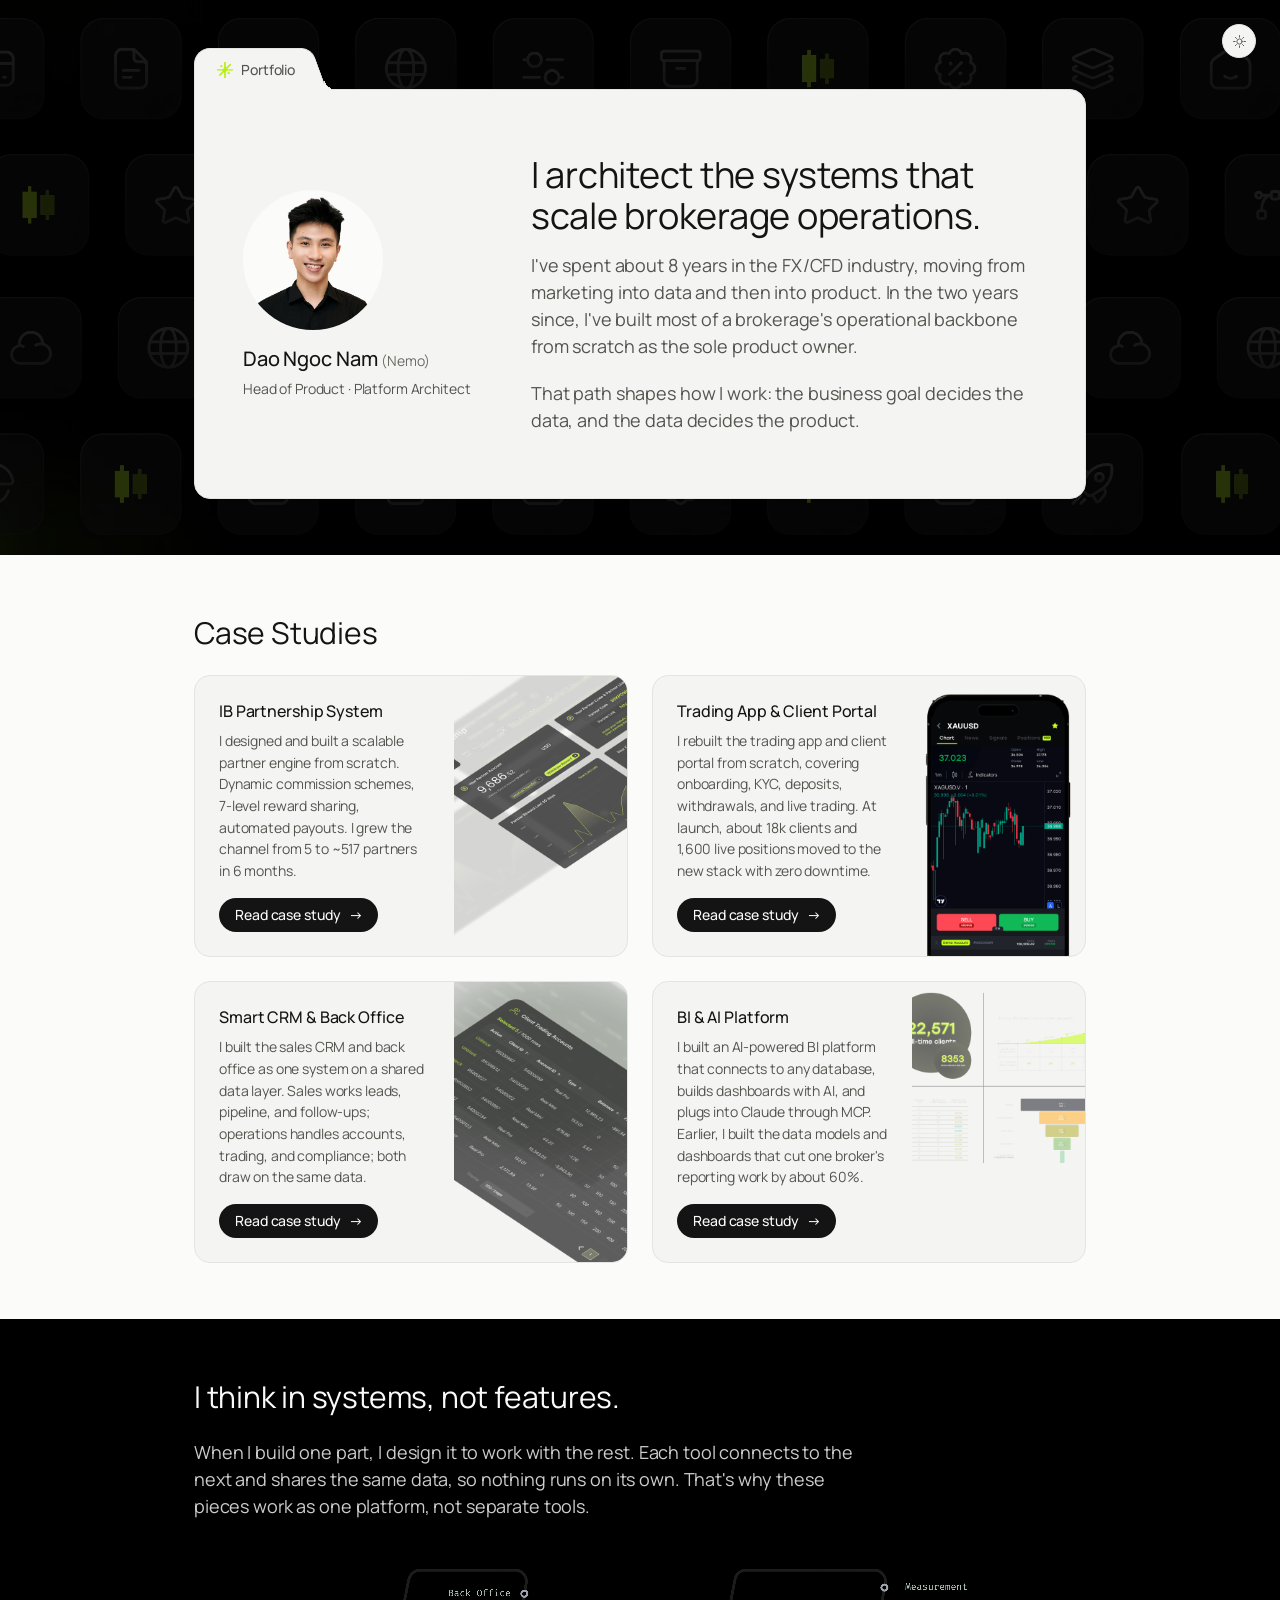
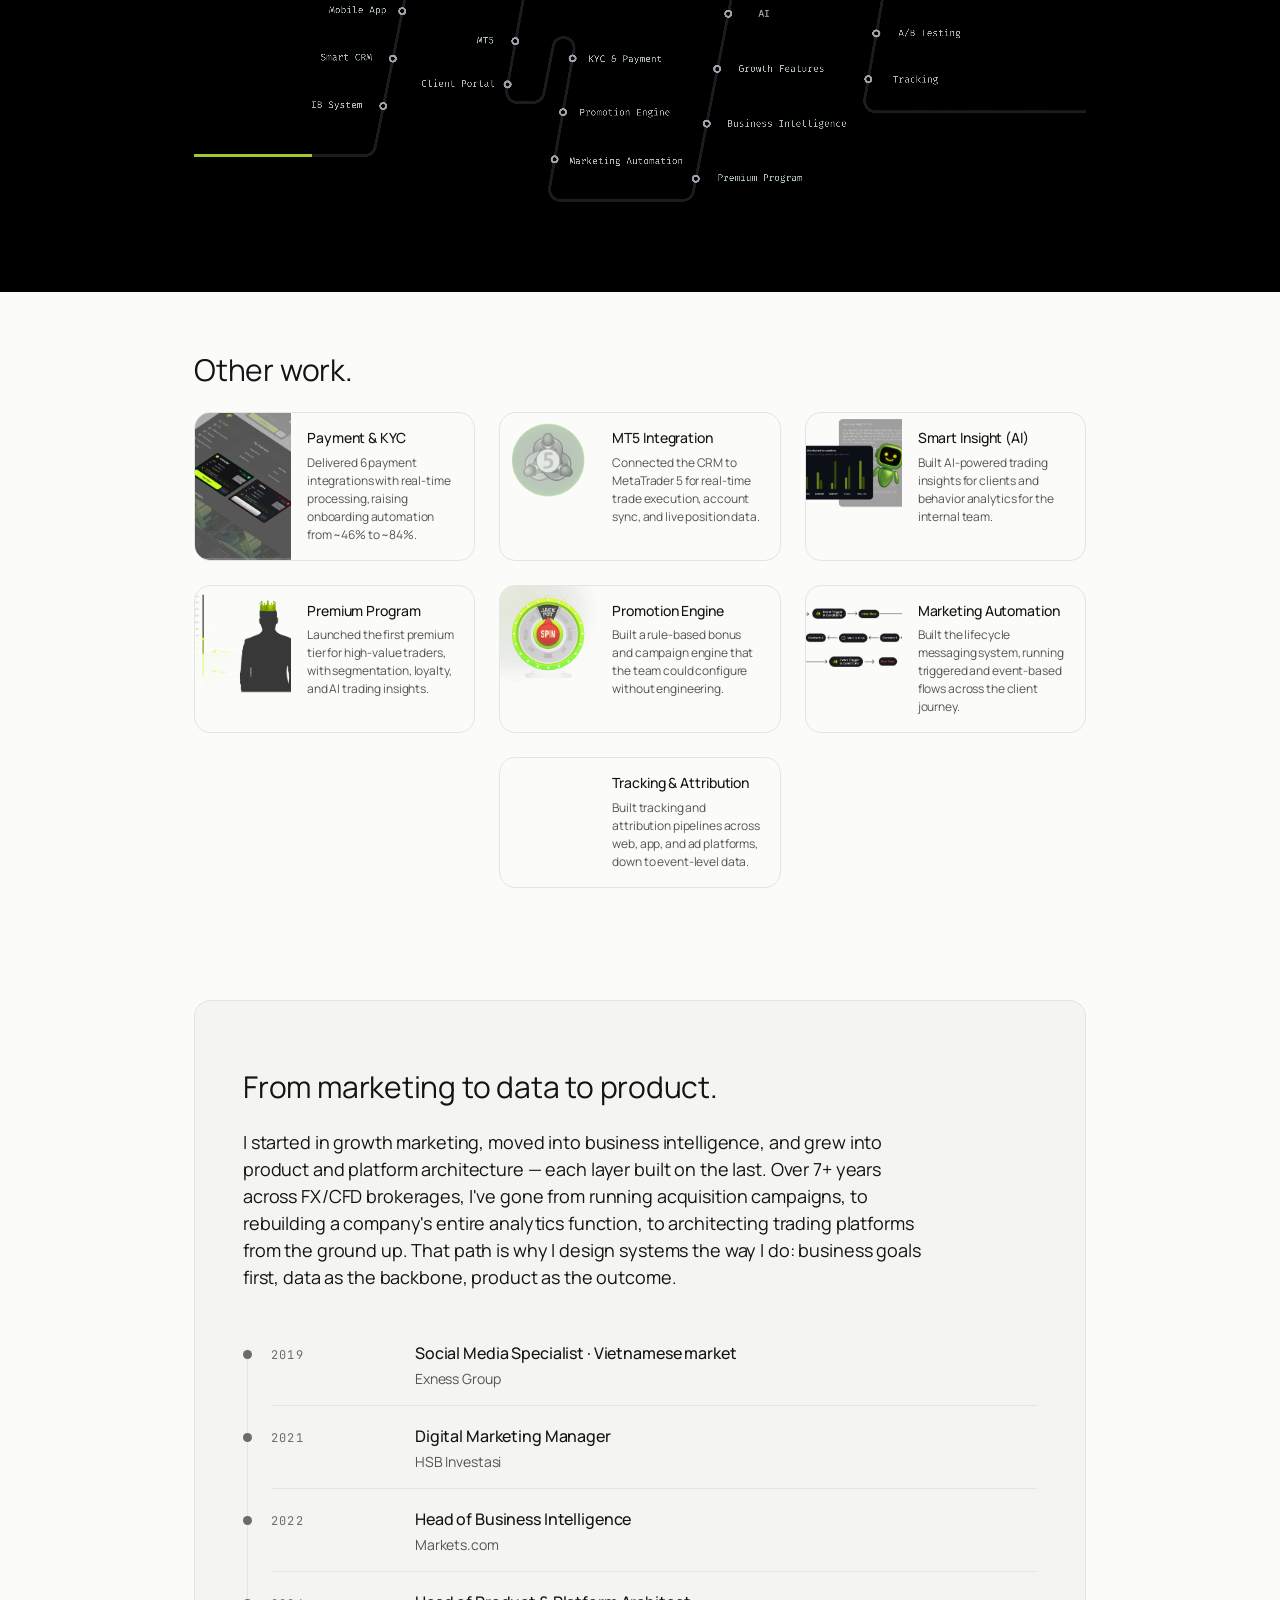
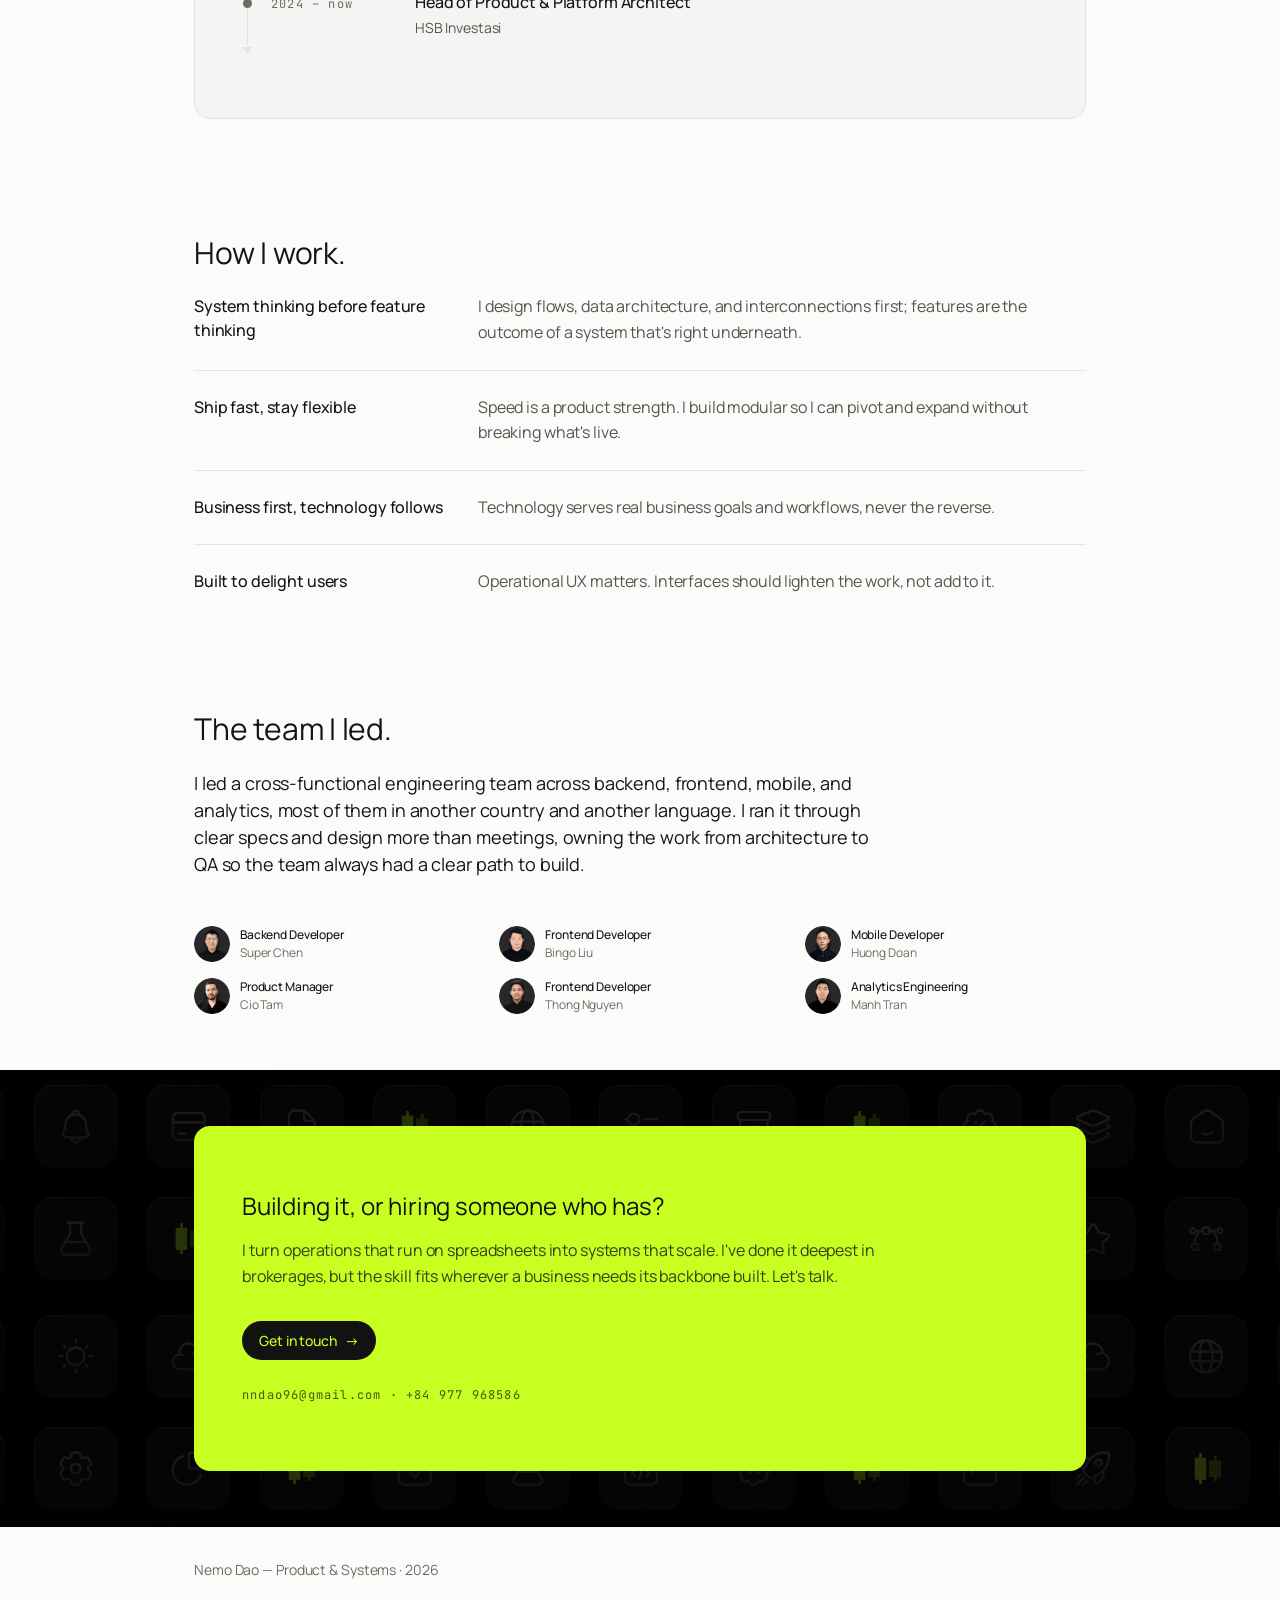
<file: index.html>
<!DOCTYPE html>
<html lang="en" data-theme="light">
<head>
<meta charset="UTF-8">
<meta name="viewport" content="width=device-width, initial-scale=1.0">
<title>Nemo Dao — Product &amp; Systems</title>
<meta name="description" content="Head of Product &amp; Platform Architect. I architect the platforms that run FX/CFD brokerages — trading stacks, CRM, partnerships, payments, BI, and AI.">
<!-- theme-color is for Chromium browsers, which do honour it and DO repaint
     when the content attribute changes at runtime.

     It does nothing on iOS 26+. Safari 26 dropped theme-color: the tag still
     parses, the value is ignored. Safari instead samples the background-color
     of a position:fixed/sticky element sitting within 4px of the top (or 3px
     of the bottom), at least 80% wide and 3px tall, and falls back to <body>.
     A 3px fixed strip used to be that source. It has been removed: the top of
     the page is an animated band now, and an opaque strip pinned over it
     blacked out the first 3px of the animation — a line whenever the artwork
     ran bright near the top edge. No colour fixes that; the element itself is
     the problem, and there is no version of it that is both a valid sample
     source and invisible over moving content.
     So on iOS the status bar falls back to <body>, which is --canvas. Chromium
     still reads the tag below and gets #000000, matching the band.

     No media attribute: on browsers that DO read theme-color, the first tag
     whose media matches wins, so an OS-matched media tag would outrank this
     one and follow the system setting instead of the page's own toggle. -->
<meta name="theme-color" id="themeColorMeta" content="#000000">
<link rel="preconnect" href="https://fonts.googleapis.com">
<link rel="preconnect" href="https://fonts.gstatic.com" crossorigin>
<!-- Manrope is requested as a variable font over 200..800 rather than as static
     400 + 500 instances. Measured: the variable file is 24,576 bytes against
     28,244 for the two statics, so this is 3.7 KB LIGHTER and one request
     instead of two, while unlocking every weight in between. -->
<link href="https://fonts.googleapis.com/css2?family=Manrope:wght@200..800&family=JetBrains+Mono:wght@400;500&display=swap" rel="stylesheet">
<script>
  (function(){
    /* Light is the default: this is a reading surface, same as the case study. */
    var t='light';
    try{ t = localStorage.getItem('nt-theme') || 'light'; }catch(e){}
    t = (t==='dark') ? 'dark' : 'light';
    document.documentElement.setAttribute('data-theme', t);

    window.setThemeColor = function(mode){
      /* Chromium reads this and repaints on change. Safari 26 ignores it.
         One value for both modes now: the top of the page is the hero band and
         that is #000000 either way, so a mode-dependent tint would put a light
         status bar over a black page. */
      var m = document.getElementById('themeColorMeta');
      if (m) m.setAttribute('content', '#000000');
    };
    /* Runs in <head>, before first paint. */
    window.setThemeColor(t);
  })();
</script>
<style>
/* ============================================================
   nexttrade.ai — Design Tokens (inlined)
   Base: Supabase, adopted as dark mode. Lime #C7FF20 replaces
   phosphor green. Light mode is a positional inversion.
   LAYOUT: landing page. Content sits in the 940px wide measure;
   prose inside a section is still capped at the 680px column.
   ============================================================ */
:root{
  --accent:#C7FF20;
  --accent-hover:#B8EE12;
  --accent-ink:#121212;

  --font-sans:'Manrope', ui-sans-serif, system-ui, -apple-system,
              BlinkMacSystemFont, 'Segoe UI', Roboto, sans-serif;
  --font-mono:'JetBrains Mono', ui-monospace, SFMono-Regular, Menlo,
              Monaco, Consolas, monospace;

  --fw-light:300;   /* the wordmark only */
  --fw-regular:400;
  --fw-medium:500;

  --tracking:-0.007em;
  --tracking-mono:0.100em;
  --tracking-label:0.08em;

  --text-caption:12px;     --leading-caption:1.5;
  --text-body-sm:14px;     --leading-body-sm:1.43;
  --text-body:16px;        --leading-body:1.5;
  --text-subheading:18px;  --leading-subheading:1.38;
  --text-heading-sm:24px;  --leading-heading-sm:1.33;
  --text-heading:36px;     --leading-heading:1.2;
  --text-display:72px;     --leading-display:1;

  --leading-prose:1.5;

  /* Article type ladder — one size per role, no shared steps.
     desktop: 16 -> 18 -> 20 -> 21 -> 22 -> 30 -> 44
     mobile : 15 -> 17 -> 20 -> 18 -> 18 -> 24 -> 30   (overrides below) */
  --text-title:44px;    /* hero h1                */
  --text-h2:30px;       /* section heading        */
  --text-pull:22px;     /* pull-quote             */
  --text-lede:21px;     /* lede + subtitle/deck   */
  --text-subhead:20px;  /* h3.sub                 */
  --text-dbox-title:24px;
  --text-prose:18px;    /* main body              */
  --text-nested:16px;   /* card / list            */

  --space-8:8px;   --space-16:16px;  --space-24:24px;  --space-32:32px;
  --space-40:40px; --space-48:48px;  --space-64:64px;  --space-80:80px;
  --space-96:96px; --space-112:112px;--space-128:128px;

  --radius-input:8px; --radius-card:16px; --radius-pill:9999px;

  --gap-para:20px;          /* p -> p                          */
  --gap-block:48px;         /* list, media, sub-head           */
  --gap-figure:56px;
  /* 112, not the case study's 80. Same name would be misleading, so it carries
     a different one: the case study spends --gap-section between .sec blocks
     INSIDE one article — subsections at paragraph scale. A page section here is
     a heavier unit, with its own h2, grid and panels. At 80 the step from
     --gap-block was only 1.67x, close enough that a sub-head boundary and a
     section boundary read the same on a fast scroll — worst in "Other work",
     the tallest section, where three h3.sub groups sit 48px apart. 112 makes it
     2.33x and the two stop competing. Costs ~224px of document height. */
  --gap-page-section:112px; /* page section -> page section    */
  --gap-sec-after:20px;     /* h2 -> first paragraph           */
  --gap-subhead-after:16px; /* h3.sub -> its first block       */

  --measure:680px;      /* the reading column — the spine */
  --measure-wide:940px; /* the landing's content width    */
  --measure-modal:720px;
}

/* ---------- DARK — the base ---------- */
:root,
[data-theme="dark"]{
  color-scheme:dark;
  --veil:rgba(36,36,36,.52);   /* --canvas at 52%; see the light block */
  --canvas:#242424;
  --surface:#242424;
  --surface-raised:#323232;
  --surface-art:#212121;
  --surface-2:#2B2B2B;
  --surface-sunken:#1C1C1C;
  --scrim:rgba(0,0,0,0.66);
  --border:#3B3B3B;
  --border-strong:#454545;
  --stroke-art:#595959;
  --ink:#fafafa;        /* headings, numerals — stays Snow */
  --ink-body:#CCCCCC;   /* long body passages only */
  --ink-2:#b4b4b4;
  --ink-3:#8B8B8B;
  --ghost-border:#454545;
  --ghost-hover:rgba(255,255,255,0.04);
  --accent-mark:#C7FF20;
  /* Marker wash — alpha on the fill, never the opacity property (that would
     fade the heading text too). Dark runs .20: lime over obsidian gains
     luminance fast, so it needs far less than light does. */
  --accent-wash:rgba(199,255,32,0.20);
  --focus:#C7FF20;
}

/* ---------- LIGHT — same system, lights on ---------- */
[data-theme="light"]{
  color-scheme:light;
  /* --canvas at 52%, so the page stays legible through the veil rather than
     being hidden by it. Written out rather than derived from --canvas: relative
     colour syntax is too new to rely on here.
     --veil, not --scrim: --scrim already exists a few lines down as the modal's
     backdrop, and it is a much heavier wash (0.42 of near-black) because a modal
     wants the page suppressed. This one wants it visible. */
  --veil:rgba(251,251,250,.52);
  --canvas:#FBFBFA;
  --surface:#FBFBFA;
  --surface-raised:#F4F4F3;
  --surface-art:#F0F0EE;
  --surface-2:#F3F3F1;
  --surface-sunken:#F1F1EF;
  --scrim:rgba(20,20,20,0.42);
  --border:#E4E4E2;
  --border-strong:#D3D3D0;
  --stroke-art:#8A8A83;
  --ink:#141414;
  --ink-body:#141414;   /* light needs no softening — dark ink on light does not halate */
  --ink-2:#55554F;
  --ink-3:#6C6C65;
  --ghost-border:#D3D3D0;
  --ghost-hover:rgba(20,20,20,0.04);
  --accent-mark:#5E7A00;   /* lime hue held (74deg), luminance inverted */
  /* Lime over near-white barely shifts luminance (1.09:1 even at .50), so
     light needs the alpha to register at all. */
  --accent-wash:rgba(199,255,32,0.50);
  --focus:#141414;
}

/* ---------- BASE ---------- */
*{ box-sizing:border-box; }
/* The overscroll colour. Pull past the top of the page — trackpad rubber-band,
   or a touch drag on iOS — and the browser paints the CANVAS behind the
   document in the gap it opens. That canvas comes from <body> unless <html>
   declares a background of its own, and body's is --canvas: a white slab above
   a black hero, which is what looked wrong.
   Giving <html> its own background stops body's from propagating. body still
   paints --canvas across the whole document box, so every section is unchanged;
   the black only ever shows in the overscroll gap, where it reads as the hero's
   ground staying put while the content pulls away from it.
   #000000 is the hero band's ground in both modes, so this does not need a
   dark-mode variant. */
html{ scroll-behavior:smooth; background:#000000; }
body{
  margin:0;
  background:var(--canvas);
  color:var(--ink-body);
  font-family:var(--font-sans);
  font-weight:var(--fw-regular);
  font-size:var(--text-prose);
  line-height:var(--leading-prose);
  letter-spacing:var(--tracking);
  -webkit-font-smoothing:antialiased;
  transition:background .25s ease, color .25s ease;
}
::selection{ background:var(--accent); color:var(--accent-ink); }
h1,h2,h3,h4{ font-weight:var(--fw-regular); margin:0; letter-spacing:var(--tracking); color:var(--ink); }
code,kbd,samp,pre{ font-family:var(--font-mono); letter-spacing:var(--tracking-mono); }
:focus-visible{ outline:1px solid var(--focus); outline-offset:3px; }

a{ color:var(--ink); text-decoration:underline; text-underline-offset:3px; text-decoration-color:var(--border-strong); }
a:hover{ text-decoration-color:var(--ink); }

/* ---------- scroll-in top bar ----------
   Hidden until the hero is 60% scrolled past, then slides down. Fixed, so it
   does not take part in layout and nothing below it shifts when it appears.
   z-index 45 keeps it under the floating toggle (50) and over the page.
   visibility, not just opacity: it keeps the bar out of the tab order and away
   from screen readers while it is off-stage. */
.topbar{
  position:fixed; top:0; left:0; right:0; z-index:45;
  background:var(--canvas); border-bottom:1px solid var(--border);
  transform:translateY(-100%); opacity:0; visibility:hidden;
  transition:transform .28s ease, opacity .28s ease, visibility 0s linear .28s;
}
.topbar.is-visible{
  transform:none; opacity:1; visibility:visible;
  transition:transform .28s ease, opacity .28s ease, visibility 0s;
}
@media (prefers-reduced-motion:reduce){
  .topbar, .topbar.is-visible{ transition:none; }
}
.topbar-inner{
  max-width:var(--measure-wide); margin:0 auto; padding:0 var(--space-24);
  height:60px; display:flex; align-items:center; justify-content:space-between; gap:16px;
}
/* A label, not a link — this IS the index, so there is nowhere to go back to.
   Set in the sans at normal tracking, not the mono at 0.1em: uppercase-ish
   wide-tracked monospace is the house style of every generated template, and it
   was the one thing on the bar not speaking the page's own voice. Manrope
   medium matches the name at the other end of the bar, so the two ends read as
   a pair. */
.brand{
  /* Photo and words are one lockup now, so the mark carries the flex box. */
  display:inline-flex; align-items:center; gap:10px;
  font-family:var(--font-sans);
  /* Nothing here leans on weight. 300 sits a step BELOW the headings' 400, and
     what still makes it read as a mark is the tracking: -0.03em is roughly 4x
     the body's -0.007em, which locks the letters into one shape rather than a
     row of words. Size stays a little above the body ladder — 17 against the
     14 of --text-body-sm — so it leads without shouting. */
  font-size:17px; font-weight:var(--fw-light); letter-spacing:-0.03em;
  color:var(--ink);
}
.tb-photo{
  /* Scaled with the words: a 30px disc beside 17px type read as a badge with a
     caption next to it rather than as one lockup. */
  width:26px; height:26px; flex:none;
  border-radius:50%; object-fit:cover; object-position:top center;
  /* The PNG is a cut-out, so the fill is what makes the circle.
     --ink, which is the one token that already inverts the way this wants:
     #141414 in light, #fafafa in dark. So the disc reads black on the light bar
     and white on the dark one — opposite the bar in both, which is what makes a
     26px circle hold its own against the wordmark beside it. --surface-raised
     was only one step off the bar and the disc kept dissolving into it. */
  background:var(--ink);
}

/* The sentinel is a zero-size marker, not a spacer: absolute so it adds no
   height, and the hero is the containing block for its 60% offset. */
.hero{ position:relative; }
.hero-sentinel{
  position:absolute; top:60%; left:0;
  width:1px; height:1px; pointer-events:none;
}

/* ---------- career timeline ----------
   The case study's module-list shape: a fixed label column, a hairline between
   rows, no bullets and no boxes. The year takes the label column so the rows
   read as one vertical progression rather than four separate entries. */
/* The rail is decorative — it carries no information the years do not already
   give. It lives entirely in pseudo-elements so the markup stays a plain <ol>
   and a screen reader hears four dated entries, not a diagram.
   --rail is the gutter the rows are inset by; every piece of the rail is drawn
   inside it, which is also why the row hairlines start clear of the line
   instead of cutting across it. */
.timeline{
  --rail:28px;
  list-style:none; margin:0;
  padding:0 0 var(--space-16) var(--rail);
  position:relative;
}
/* The line. Starts at the first dot's centre rather than at 0, so it grows out
   of that dot instead of hanging above it. */
.timeline::before{
  content:""; position:absolute;
  left:4px; top:9px; bottom:9px; width:1px;
  background:var(--border);
}
/* The arrowhead, pointing down the page — later years are further down, so down
   is the future. clip-path rather than the border triangle trick: it centres on
   the 9px dot column exactly, where border widths would need a half pixel. */
.timeline::after{
  content:""; position:absolute;
  left:0; bottom:0; width:9px; height:7px;
  background:var(--border);
  clip-path:polygon(0 0, 100% 0, 50% 100%);
}
.timeline > li{
  position:relative;
  display:grid; grid-template-columns:120px 1fr; gap:var(--space-24);
  align-items:baseline;
  padding:var(--space-16) 0; border-top:1px solid var(--border);
}
/* One dot per year, hung off the year label rather than off the row.
   The row is the wrong anchor: it aligns its two columns on the baseline, so
   the 12px year sits several pixels lower than the row's top edge to meet the
   16px role beside it — and that offset changes with the layout, which is why
   a row-anchored dot lined up on mobile and missed by 7px on desktop.
   Anchored to the label, 50% is the label's own middle in either layout.
   left is negative because the row already sits inside the gutter; this pulls
   the dot back out onto the line. */
.tl-year{ position:relative; }
.tl-year::before{
  content:""; position:absolute;
  left:calc(var(--rail) * -1); top:calc(50% - 4.5px);
  width:9px; height:9px; border-radius:50%;
  background:var(--ink-3);
}
.timeline > li:first-child{ border-top:0; padding-top:0; }
.timeline > li:last-child{ padding-bottom:0; }
.tl-year{
  font-family:var(--font-mono); font-size:var(--text-caption);
  letter-spacing:var(--tracking-mono); color:var(--ink-3);
}
.tl-role{ font-size:var(--text-nested); line-height:1.5; font-weight:var(--fw-medium); color:var(--ink); }
.tl-org{ display:block; margin-top:2px; font-size:var(--text-body-sm); line-height:1.5; color:var(--ink-2); }

/* Two homes, one element. Before the bar arrives it floats at the top-right of
   the viewport; once the bar is up it slides into the bar's right end and reads
   as part of it. It is never moved in the DOM — relocating a focusable control
   would drop keyboard focus mid-interaction — only its fixed offsets change.
   The background is opaque --canvas, which is also the bar's fill, so in the
   docked state it sits on the bar seamlessly and in the floating state it stays
   readable over whatever is scrolling under it.
   z-index 50 is above the bar's 45: it has to paint ON the bar, not behind it. */
.theme-toggle{
  position:fixed; z-index:50;
  right:calc(var(--space-24) + env(safe-area-inset-right));
  top:calc(var(--space-24) + env(safe-area-inset-top));
  /* Same pair the hero panel uses: --surface-raised behind a --border hairline.
     --canvas over --ghost-border left it reading as a hole rather than a
     control — on the light page the fill matched the page exactly, and the
     ghost border is the faintest line in the system. */
  background:var(--surface-raised); border:1px solid var(--border);
  border-radius:var(--radius-pill); width:34px; height:34px;
  cursor:pointer; color:var(--ink-2);
  display:inline-flex; align-items:center; justify-content:center;
  transition:top .28s ease, right .28s ease,
             border-color .15s ease, color .15s ease;
}
/* Docked. The sibling combinator reads the bar's own state, so there is one
   source of truth for "is the bar up" and no second observer to keep in sync.
   right: the bar's content column is max-width 940 centred inside 24px of
   padding, so its right content edge sits (100vw - 940)/2 + 24 from the edge —
   max() collapses that to a flat 24 once the viewport is narrower than 940 and
   the column is running full-bleed.
   top: (60 - 34) / 2 = 13, the bar's height less the button's, halved. */
.topbar.is-visible ~ .theme-toggle{
  top:13px;
  right:max(var(--space-24),
            calc(50vw - var(--measure-wide) / 2 + var(--space-24)));
}
@media (prefers-reduced-motion:reduce){
  .theme-toggle{ transition:border-color .15s ease, color .15s ease; }
}
/* No settle for reduced motion either — the videos are already paused on their
   first frame, so it goes straight to the resting weight. */
@media (prefers-reduced-motion:reduce){
  .hero-bg, .contact-bg{ animation:none; opacity:.35; }
}
.theme-toggle:hover{ border-color:var(--stroke-art); color:var(--ink); }
.theme-toggle svg{ width:15px; height:15px; }
[data-theme="dark"]  .icon-sun{ display:none; }
[data-theme="light"] .icon-moon{ display:none; }

/* ============================================================
   PAGE SHELL
   Every section shares one 940px measure so the grid, the figures
   and the prose all sit on the same left edge. Prose inside a
   section is still capped at the 680px reading column.
   ============================================================ */
.wrap{ max-width:var(--measure-wide); margin:0 auto; padding-inline:var(--space-24); }
/* Half the token, not the whole of it. The token names the gap BETWEEN two
   sections, but here it is spent as padding, which every section pays on both
   of its own edges — so writing it whole measured 224px, twice what it names.
   Halving it lands the real gap on 112px (64 on mobile). */
.section{ padding-block:calc(var(--gap-page-section) / 2); }
.measure{ max-width:var(--measure); }
.section > * + *{ margin-top:var(--gap-para); }

/* Major blocks claim more air than a paragraph does. Same distinction the case
   study draws in its .article rhythm: prose runs on --gap-para, but a list, a
   rail or a grid is a block and gets --gap-block on both sides of it.
   :is() rather than :where() on purpose — .team, .grid and .timeline each carry
   their own margin:0 further down the sheet, and at :where()'s zero specificity
   this rule would tie with them and lose on source order. :is() takes the
   specificity of its most specific argument, which puts this at 0-2-0 and
   settles it. Declared BEFORE the heading rules below so that a heading
   followed by a block still binds tightly — headings win the tie by order,
   exactly as they do in the case study. */
.section > * + :is(.timeline, .team, .grid, .work-grid, .principles){ margin-top:var(--gap-block); }
.section > :is(.timeline, .team, .grid, .work-grid, .principles) + *{ margin-top:var(--gap-block); }

/* Section heading — the lime marker.
   display:inline so the wash hugs the words and box-decoration-break gives
   every wrapped line its own padding and radius. Zero vertical padding is
   deliberate: Manrope's inline content area is ~1.375em, far taller than its
   cap height, so the lime still sits proud of the letters without it, and
   wrapped lines clear each other at any line-height >= 1.375. The parent .sec
   owns the spacing, because an inline box ignores vertical margin. */
/* 24, not the 104 this was while a 64px sticky bar covered the top of the
   viewport — with no bar there is nothing left to clear. Note this only bites
   if a .sec is itself the anchor target; the one anchor on the page points at
   the <section>, whose own padding-block already lands the heading ~64px down.
   Kept, at the corrected value, for any anchor added later. */
.sec{ scroll-margin-top:var(--space-24); }
/* No marker. display:inline is kept even though nothing is painted behind the
   text now: the parent .sec owns the vertical spacing precisely because an
   inline box ignores vertical margin, so switching to block here would change
   the rhythm of every section at once. */
.sec h2{
  display:inline;
  font-size:var(--text-h2); line-height:1.45;
  color:var(--ink);
}
.section > .sec + *{ margin-top:var(--gap-sec-after); }

h3.sub{
  font-size:var(--text-subhead); line-height:1.4;
  font-weight:var(--fw-medium); color:var(--ink);
}
.section > h3.sub{ margin-top:var(--gap-block); }
/* The FIRST sub-head after the h2 is the exception: it binds, it does not
   separate. Without this, "Other work." was the only h2 on the page not sitting
   --gap-sec-after above its first block — the rule above is 0-2-1 and beat the
   0-2-0 of `.section > .sec + *`, handing the h2 the same 48px that separates
   one sub-head group from the next. The h2 stopped owning the group below it
   and read as a fourth peer in an even 48px stack. Same specificity as the rule
   it corrects, placed after it, so source order settles the tie. */
.section > .sec + h3.sub{ margin-top:var(--gap-sec-after); }
.section > h3.sub + *{ margin-top:var(--gap-subhead-after); }

/* ---------- hero ----------
   Two columns: a compact identity rail on the left, the statement on the right.
   240px + a 48px gap leaves 604 of the 892 content width — a 27/73 split. The
   rail holds only a 140px photo, a name and a role, so it no longer needs a
   column as wide as its photo; handing the surplus to the headline buys the h1
   a wider line before it wraps.
   align-items:center, not start: the rail is now far shorter than the headline
   and deck beside it, and hanging it from the top edge would leave it stranded
   against a tall column of empty space. Centred, the two read as one row. */
/* Same animation as the contact band, behind the hero this time.
   The band carries NO data-theme, unlike the ecosystem and contact bands: the
   folder tab and the panel must keep reading the page's own palette so they
   stay exactly as they were. Only the band's own fill is forced dark, which is
   what `screen` needs to dissolve the webm's black ground — against a light
   backdrop the same blend washes everything out to near-white. */
.hero-band{
  --hero-ground:#000000;
  position:relative; isolation:isolate; overflow:hidden;
  background:var(--hero-ground);
}
/* No dark-mode override any more: the hero ground is #000000 in both modes.
   The ramp ran out — --surface-sunken (#1C1C1C, level 28) was the floor of the
   surface scale, #121212 (level 18) was the darkest neutral anywhere in the
   file, and neither read as deep enough behind the animation. Zero is the
   actual floor; there is nothing below it.
   The ecosystem and contact bands keep --surface-sunken in dark, so the hero
   stays the one section that goes all the way down. */
.hero-bg{
  position:absolute; inset:0; z-index:0;
  width:100%; height:100%;
  object-fit:cover; object-position:center;
  mix-blend-mode:screen;
  /* 80%. opacity composites AFTER the blend, so the result is
     0.8 x screen(ground, source) + 0.2 x ground. Where the source is black the
     blend already returns the ground, so the blacks stay exactly the section's
     colour and only the lit parts step back toward it — which is what opens the
     depth rather than flattening it. */
  opacity:.8;
  /* Holds that .8 for one second, then settles to .35 over the next 1.5.
     2.5s total, so the hold ends at the 40% keyframe. One animation with the hold
     written into the keyframes, rather than a transition on a timer: no script,
     and the browser owns the whole curve.
     `forwards` is what keeps .35 after it ends — without it the opacity would
     snap back to the .8 above the moment the animation finished. */
  animation:hero-bg-settle 2.5s ease-in-out forwards;
  pointer-events:none;
}
/* Two keyframe sets rather than one driven by a custom property: the two
   backgrounds start from different values and var() inside a keyframe has a
   patchy history. Explicit is cheaper than debugging it later. */
@keyframes hero-bg-settle{
  0%, 40%{ opacity:.8; }
  100%{ opacity:.35; }
}
.hero-band > .wrap{ position:relative; z-index:1; }

/* The bottom half has to track the section token, not a literal: the hero pays
   one half of the gap to Case Studies and that section's padding pays the other.
   The top is a fixed 48 because nothing sits above it to share with. */
.hero{ padding-block:var(--space-48) calc(var(--gap-page-section) / 2); }
/* The whole hero sits on a raised panel rather than bare canvas. Same card
   idiom the rest of the page uses — fill, hairline, 16px radius, no shadow —
   only at section scale. --surface-raised, not --surface-art: art panels frame
   images, this frames the page's opening statement. */
.hero-box,
.about-box{
  background:var(--surface-raised);
  border:1px solid var(--border);
  border-radius:var(--radius-card);
  padding:var(--space-64) var(--space-48);
}
/* ---------- the hero reads as a folder ----------
   The tab and the panel are two boxes drawn to look like one shape.
   Three things do the joining:
     - the tab carries no bottom border, so nothing closes it off underneath;
     - margin-bottom:-1px pulls it down onto the panel's top border, and
       z-index:1 paints the tab's fill over that 1px so the line does not show
       through the tab's width;
     - the panel gives up its top-LEFT radius only, so the tab's left edge and
       the panel's left edge form one continuous vertical line. Every other
       corner keeps --radius-card.
   aria-hidden: it is a shape with a word in it, not information. The page
   already says whose portfolio this is, twice. */
.folder-tab{
  width:fit-content;
  display:flex; align-items:center; gap:8px;
  /* 6 on the right, not 20. The padding is not the whole story on that side:
     the wedge adds its own horizontal run, and at the text's cap height the
     diagonal already sits ~16px clear of the tab's nominal edge. 6 + 16 lands
     on the 22 the left side uses, so the label reads centred inside the shape
     rather than pushed against the dot. */
  padding:10px 6px 10px 22px;
  background:var(--surface-raised);
  border:1px solid var(--border);
  /* No bottom border, and no right border either — the right side is drawn by
     the skewed wedge below so it can run at an angle. Only the top-left corner
     keeps a radius: a top-right radius would curve the top border downward
     right where the wedge needs to take over from it. */
  border-bottom:0; border-right:0;
  border-radius:var(--radius-card) 0 0 0;
  font-family:var(--font-sans); font-size:var(--text-body-sm);
  font-weight:var(--fw-medium); letter-spacing:var(--tracking);
  color:var(--ink-2);
  position:relative; z-index:1;
  margin-bottom:-1px;
}
/* The angled right edge. A skewed box, not a clip-path: clipping would cut the
   1px border away along the diagonal and the shape would lose its outline
   exactly where it needs one — and the tab's fill is the same colour as the
   panel, so the outline is the only thing that makes it a tab at all.
   skewX with the origin at the bottom-left leaves the bottom edge where it is
   and slides the top edge left, which is the direction a folder tab runs: wider
   at the base. The wedge's own left edge slants too, but it sits inside the tab
   over an identical fill and carries no border, so it never shows.
   top:-1px lines its top border up with the tab's; bottom:0 lands it on the
   same 1px overlap of the panel that the tab uses. */
.folder-tab::after{
  content:"";
  position:absolute;
  /* right:-26 rather than -16, and it is the radius that sets the number. The
     skew slides the top edge 15.3px left (42px tall x tan 20deg), so the
     wedge's top-right corner lands at right-offset minus 15.3. The 10px arc
     starts 10px before that corner, and if the arc starts to the LEFT of the
     tab's own right edge then the tab's straight top border runs on above it
     and shows as a step. 26 - 15.3 - 10 puts the arc's start just past the tab
     edge instead, so the two borders meet as one line. */
  top:-1px; bottom:0; right:-26px; width:40px;
  /* Behind the tab's own fill. A pseudo-element paints after the element's
     text, so at its default depth the wedge's background covered the last
     letters of the label. The tab sets z-index:1 and so opens a stacking
     context — a negative index here drops the wedge below the tab's background
     but stays inside that context, which keeps it above the panel.
     -2, one step below the flare: a pseudo-element pair paints ::before then
     ::after, so at equal depth the wedge's straight stroke drew over the flare's
     arc and the two forked at the join. Dropping the wedge lets the flare's
     fill cover the last few pixels of that stroke, which is exactly the stretch
     the arc replaces. */
  z-index:-2;
  background:var(--surface-raised);
  border-top:1px solid var(--border);
  border-right:1px solid var(--border);
  border-left:0; border-bottom:0;
  /* Rounds the point where the slant meets the top edge. The radius is applied
     before the skew, so the shear turns the circular arc into a slightly
     leaning ellipse — invisible at 6px, and the alternative (an SVG path) would
     cost a second colour source for a corner this size. */
  border-top-right-radius:10px;
  transform:skewX(20deg);
  transform-origin:bottom left;
}
/* The flare at the foot of the slant — the corner curves OUT into the panel,
   not in. border-radius cannot express that: it only ever cuts a corner away,
   and what is needed here is area added back on the outside of the angle.
   So the arc is painted instead. The element is an R x R square whose top-right
   corner is the centre of a circle of radius R; everything inside that circle
   is OUTSIDE the tab and is left transparent, everything outside it — the
   sliver in the bottom-left — is panel fill, and a 1px ring straddling the
   boundary is the stroke.
   Transparent, not var(--canvas). Painting the page colour there was harmless
   while the hero sat on the page's own background, but the section now has a
   black ground with a video over it, and a 14px patch of canvas showed up as a
   pale square hanging off the tab. Nothing outside the shape should be painted
   at all — then whatever the section happens to be shows through.
   Placement makes the arc tangent to both edges it joins. Tangent to the
   panel's top edge puts the centre exactly R above it. Tangent to the 20-degree
   slant then fixes the horizontal: solving (cx-x0)cos20 + R sin20 = R gives
   cx = x0 + 0.700R, so at R=14 the centre sits 9.8px right of where the slant
   lands, hence right:-36px against the slant's own -26px.
   The square's bottom row overlaps the panel's top border, but every point in
   that row is at least R from the centre — so it paints as fill and stroke, not
   as canvas, and the panel's border is continued rather than erased. */
.folder-tab::before{
  content:"";
  position:absolute;
  bottom:0; right:-35.803px;
  /* The box is trimmed to exactly the span of the arc that belongs to the
     shape, and no further. It used to be a 14x14 square with the circle centred
     on its top-right corner, which drew the arc from the box's top edge down —
     but the arc only becomes the boundary at the point where it is tangent to
     the slant, 9.21px above the foot. Above that it peels away from the slant
     by up to 0.8px and was painting a second hairline alongside it.
     Cutting the box at the tangency point removes that stretch. The circle is
     unchanged; it simply now has its centre 4.788px ABOVE the box, which is
     what `at 100% -4.788px` says. Every figure here is R and the 20deg slant:
       centre offset from the foot  = R(1-sin20)/cos20 = 9.803
       tangency, x                  = that - R cos20   = -3.353
       tangency, y above the foot   = R(1-sin20)       = 9.212 */
  width:13.156px; height:9.212px;
  z-index:-1;
  background:radial-gradient(circle 14px at 100% -4.788px,
    transparent 0 13.5px,
    var(--border) 13.5px 14.5px,
    var(--surface-raised) 14.5px);
}

/* The mark, where a plain lime pip used to be. --accent is the lime as-is for
   dark; light steps down to --accent-hover, which is the same hue a little
   deeper — on a near-white panel the raw lime reads as a pale smudge.
   16px, not the pip's 8: the mark has eight thin arms and two loose dots, and
   below about 14 they close up into a blob. 16 sits just under the label's
   ~17px cap-to-descender run, so it reads as a companion to the word rather
   than an icon the word is captioning. currentColor on the paths, so the one
   colour rule below drives the whole thing. */
.folder-dot{
  flex:none; display:block; width:16px; height:16px;
  color:var(--accent);
}
[data-theme="light"] .folder-dot{ color:var(--accent-hover); }
.hero-box{ border-top-left-radius:0; }

/* The heading sits inside the panel now, so the .section rule that would put
   --gap-sec-after between the section's own children no longer reaches it. */
.about-box > * + *{ margin-top:var(--gap-sec-after); }
.about-box > .sec + *{ margin-top:var(--gap-sec-after); }
.about-box > * + .timeline{ margin-top:var(--gap-block); }
/* 240px, not 220: "Head of Product · Platform Architect" measures 226.2px at
   14px Manrope, so a 220px column broke it after "Platform" and stranded
   "Architect" on a line of its own. 240 holds it on one line with room to spare
   and still leaves the statement 604 of the 892. */
.hero-grid{
  display:grid; grid-template-columns:240px 1fr;
  gap:var(--space-48); align-items:center;
}

/* left column — identity rail */
.id-photo{
  display:block; width:100%; max-width:140px;
  aspect-ratio:1 / 1; object-fit:cover;
  /* Circle, and no hairline: the portrait is a cut-out, so a ring would trace
     empty background rather than the subject. */
  border-radius:50%; border:0;
  /* The fill is what MAKES the circle. This PNG carries alpha, so clipping a
     transparent image to 50% shows no disc at all — only a subject with its
     shoulders sliced by an invisible arc. --canvas, not --surface-art: against
     the panel's --surface-raised it reads as a lighter disc in light mode and a
     darker one in dark, where surface-art would land within a few levels of the
     panel and vanish. */
  background:var(--canvas);
  /* 16, not 24: the rail is a compact block of three parts now, not a column
     with a contact list under it. */
  margin-bottom:var(--space-16);
}
.id-name{
  font-size:var(--text-subhead); line-height:1.3;
  font-weight:var(--fw-medium); color:var(--ink); margin:0;
}
/* The alias rides inside the same line box, so it has to drop back to regular
   weight and --ink-3 on its own — it inherits the name's medium otherwise. */
.id-alias{
  font-size:var(--text-body-sm); font-weight:var(--fw-regular);
  color:var(--ink-3);
  /* The 220px column is too narrow for name and alias on one line, so the alias
     wraps. Without this it breaks inside the parenthetical — "(Nemo" above
     "Dao)". nowrap moves the whole bracket to the second line instead. */
  white-space:nowrap;
}
/* Two roles on one line, separated by a middot. Written as plain text rather
   than two flex items so that when the 246px mobile column forces a wrap, the
   break falls at a space like any sentence — a flex separator would strand the
   dot at the head of the second line. */
.id-role{
  font-size:var(--text-body-sm); line-height:1.5;
  color:var(--ink-2); margin:6px 0 0;
}
/* right column — the statement.
   No max-width on either: the 544px column is already narrower than the 680px
   reading measure, so a cap would never bind and would only mislead the next
   person who reads this rule. */
h1.title{
  /* Was clamp(30, 5.4vw, 44). Stepped down a full rung to --text-heading so the
     opening reads as a statement inside a panel, not a masthead. */
  font-size:clamp(26px, 4.2vw, var(--text-heading));
  line-height:1.14; margin:0 0 var(--space-16);
}
.deck{
  /* --text-prose, down from --text-lede: the lede size belongs to a full-width
     article opening, and this now runs inside a 624px panel column. */
  font-size:var(--text-prose); line-height:1.5;
  color:var(--ink-2); margin:0;
}
/* The closing line is its own paragraph so it lands as a conclusion rather than
   as the tail of the biography. --gap-para is the same p-to-p step the rest of
   the page runs on; .deck zeroes its own margin, so without this the two would
   sit flush and read as one block again. */
.deck + .deck{ margin-top:var(--gap-para); }

/* ---------- ecosystem band ----------
   A full-bleed dark section in BOTH modes. The section carries data-theme="dark"
   in the markup, which re-declares the whole dark palette for its subtree — the
   same mechanism the page toggle uses, so the ink levels here are not a second
   source of truth.
   The one value it overrides is --canvas, set to the webm's own background.
   Both files were sampled to a canvas and every edge pixel of both came back
   #000000 exactly — 6 of 6 corners, alpha 255 — so the video no longer sits on
   a slab a few levels lighter than itself; there is no seam left to see.
   Overriding the token rather than setting background directly means anything
   nested that reads --canvas follows the band instead of the page.
   No hairlines: they existed because in dark mode the band and the page were
   both #242424 and the boundary vanished. At #000 against #242424 — or against
   #FBFBFA — the fill separates the section on its own. */
.band{
  --canvas:#000000;
  background:var(--canvas); color:var(--ink-body);
}
/* Pure black is right against the light page — it reads as a deliberate slab.
   Against the dark page it is wrong: #000 next to #242424 is a step outside the
   palette's tone, colder and flatter than every other surface on the screen.
   --surface-sunken is the scale's own answer to "darker than canvas": #1C1C1C,
   8 levels below it, mixed from the same base as --surface-art and --surface-2.
   The band already carries data-theme="dark" so it always reads the dark ramp;
   what this selector keys off is the PAGE's mode, via the root above it. */
[data-theme="dark"] .band{ --canvas:var(--surface-sunken); }
/* The band pays less at the bottom than the uniform 40 every other section
   uses, because it is not the only thing holding the edge open: the webm keeps
   ~63px of its own empty ground below the lowest drawn element even after the
   crop. Measured, the gap under the artwork was 103px against 55px above it.
   Trimming the padding rather than cropping harder is the cheaper fix — the
   crop is already as tight as the animation's lowest frame allows. */
.band .section{ padding-bottom:var(--space-16); }
/* The webm's own ground is #000000, so on a #1C1C1C band it would show as a
   darker rectangle and put back exactly the seam the black was meant to remove.
   screen blending solves it without touching the file: the formula is
   1-(1-backdrop)(1-source), so a black source returns the backdrop unchanged and
   the video's ground becomes the band, whatever the band is.
   It is applied in both modes on purpose — with a black backdrop the same
   formula collapses to the source itself, so light mode is left untouched. */
.band .eco{ mix-blend-mode:screen; }
.band .eco{
  display:block; width:100%; height:auto;
  /* No radius: rounding mattered while the video read as a card on a lighter
     ground. Now the frame and the ground are the same black, so a corner cut
     would only remove the artwork's own pixels for nothing. */
  /* 32, not --gap-figure's 56. The figure register still applies, but the webm
     now carries ~23px of its own empty ground above the first drawn pixel (see
     the crop below), so 32 + 23 lands back on the 55-ish the token intends.
     Spending the full 56 on top of that read as 79px and was most of why the
     section felt slack. */
  margin-top:var(--space-32);
}
/* Cropped, not letterboxed. The source is 4794x2250 and renders 892x419 here,
   but the artwork never reaches the frame: sampled across eight frames of the
   loop, every drawn pixel falls between y=100 and y=356, leaving 100px of dead
   ground above and 62px below — 39% of the box, permanently empty. That is what
   made the section read slack, not the gaps around it.
   2.75/1 trims the box to 324px, removing 95px. object-position 80% splits that
   76 off the top and 19 off the bottom, so the window shows source rows
   407..2150 of 2250. The drawn area across the loop measured 500..2050, which
   leaves ~17px of screen air above it and ~19px below — the crop is deliberately
   short of the dead ground it could take, because the animation draws downward
   over its 8s and the last frames reach lowest.
   Scoped to .eco-wide: .eco-tall is a different composition, and sampling found
   no consistent dead ground in it, so it is left at its natural framing. */
.band .eco-wide{
  aspect-ratio:2.75 / 1;
  object-fit:cover; object-position:50% 80%;
}
/* One source per viewport, swapped at the same 720px breakpoint as the type
   ladder. Both carry preload="none" so the one that is never shown is never
   fetched either.
   Scoped under .band deliberately: a bare .eco-tall{display:none} loses to
   .band .eco{display:block} on specificity, not order, and BOTH videos render. */
.band .eco-tall{ display:none; }
/* Same treatment as .eco-wide, measured separately because it is a different
   composition. At 358 wide the portrait source renders 522px tall, and the map
   occupies only the middle of it: 107px of dead ground above the first node and
   79px below the last — 36% of the box.
   0.93/1 trims it to 385px, removing 137. object-position 59% takes 81 off the
   top and 56 off the bottom, leaving ~26px of air above the artwork and ~23px
   below. The rule lives here, outside the media query, so it applies wherever
   .eco-tall is the visible source. */
.band .eco-tall{
  aspect-ratio:0.93 / 1;
  object-fit:cover; object-position:50% 59%;
}

/* ============================================================
   WORK GRID
   The case study bans grids of cards outright ("Nothing else spans.
   No grids of cards anywhere."). This page is the sanctioned
   exception, and the ONLY one: fifteen peers with no ranking
   between them is a set, and a set reads as a grid.
   auto-fit rather than fixed columns, so the shelf reflows on its
   own between 940 and 320 without inventing breakpoints the type
   ladder does not have.
   ============================================================ */
.grid{
  display:grid;
  grid-template-columns:repeat(auto-fit, minmax(260px, 1fr));
  gap:var(--space-24);
  list-style:none; margin:0; padding:0;
}

/* ---------- other work: one card grid ----------
   Flex, not grid, and the reason is the seventh card. Seven is prime, so with
   three columns the last row always holds one. A grid sizes its tracks once for
   the whole container, so that card is pinned to column one with two empty
   tracks beside it, reading as a row that failed to fill. Flex sizes each line
   on its own, so justify-content can centre the short one and it reads as
   placed rather than left over.
   flex-grow is 0 on purpose: letting the lone card grow would stretch it across
   the full 892px, and .card-media img is aspect-ratio 1/1, so its art panel
   would become an ~860px square. The basis is a third of the row minus its two
   gaps, which is exactly what a three-column grid would have given it.
   .work-grid, not .grid: .grid belongs to the case-study cards, which set their
   own grid-template-columns, and switching it to flex would silently drop that. */
.work-grid{
  display:flex; flex-wrap:wrap; justify-content:center;
  gap:var(--space-24);
  list-style:none; margin:0; padding:0;
}
.work-grid > .card{
  flex:0 1 calc((100% - 2 * var(--space-24)) / 3);
  min-width:0;
}

/* The card interior as it stands on the published site (commit 33ebab1), lifted
   off the .strip rules it used to live in. Two separate concerns share the word
   "flex" here without colliding: the rule above sizes the card as an ITEM of the
   grid, this one makes the card a row CONTAINER for its own two halves.
   The picture is a bleed, not a framed tile: no ground, no hairline, no radius,
   and it stretches the full height of the card so both columns end flush. cover
   rather than contain, because a 96px column of a 774x780 source has to crop
   something and the centre is the part worth keeping.
   Type steps down one rung from the vertical card's 16/14 to 14/12: the copy is
   sharing a 281px card with a 96px picture, so it is a caption now, not body. */
.work-grid > .card{
  flex-direction:row; align-items:stretch;
  gap:0; padding:0; overflow:hidden;
}
.work-grid .card-media{
  flex:none; align-self:stretch;
  width:96px;
  padding:0; margin:0; border:0; border-radius:0;
  background:transparent; overflow:hidden;
}
.work-grid .card-media img{
  width:100%; height:100%;
  aspect-ratio:auto;
  object-fit:cover; object-position:center;
}
.work-grid .card-text{ min-width:0; padding:var(--space-16); }
.work-grid .card h4{ font-size:var(--text-body-sm); line-height:1.35; }
.work-grid .card p{ font-size:var(--text-caption); line-height:1.5; margin:6px 0 0; }
/* Same rule as every card in the case study: canvas colour, one hairline,
   16px radius. No shadow, no tint. */
.card{
  background:var(--canvas);
  border:1px solid var(--border);
  border-radius:var(--radius-card);
  padding:var(--space-24);
  display:flex; flex-direction:column;
}
/* Card art panel — the case study's figure treatment, unchanged: the art
   ground, one hairline, the 16px card radius.
   Padding is .shot-frame's 16px, not .fig-media's 32px: 32px inside a ~280px
   card would leave almost nothing for the artwork itself.
   A fixed ratio with object-fit:contain is what makes thirteen sources with
   three different backgrounds (white, dark, grey) read as one set — contain,
   not cover, because these are illustrations and cropping loses the subject. */
.card-media{
  background:var(--surface-art);
  border:1px solid var(--border);
  border-radius:var(--radius-card);
  padding:16px;
  margin-bottom:var(--space-16);
}
.card-media img{
  display:block; width:100%;
  /* 1:1, not 16:9. Every source is 774x780 — square. In a 16:9 frame the
     artwork rendered 110px wide inside a 197px box, so 45% of the panel was
     empty and the illustration read small. A square frame is the source's own
     ratio: it fills the panel while object-fit:contain still guarantees
     nothing is ever cropped. Only the work-grid cards use this; the case
     study's figures keep their own ratios. */
  aspect-ratio:1 / 1;
  object-fit:contain; object-position:center;
}
.card h4{
  font-size:var(--text-nested); line-height:1.4;
  font-weight:var(--fw-medium); color:var(--ink);
}
.card p{
  font-size:var(--text-body-sm); line-height:1.55;
  color:var(--ink-2); margin:8px 0 0;
}
/* The four featured case studies. A 380px floor gives two per row, against the
   260px floor that gives the module grid three or four. Declared before the
   mobile block, so the `.grid{grid-template-columns:1fr}` rule there still wins
   the tie on order and these stack on a phone like every other grid. */
.grid-feature{ grid-template-columns:repeat(auto-fit, minmax(380px, 1fr)); }

/* ---------- featured card: 60 / 40, both columns full height ----------
   Two columns, nothing wrapping around anything: text and button in the left
   60%, the picture in the right 40%, and both run the full height of the card.
   A flex row, not the float the draft used. The float was right while the
   picture was an inset the copy had to flow past; now that the picture is a
   full-height column there is nothing to flow past, and a float would leave the
   button free to drift up beside it whenever the copy ran short.
   The markup puts .card-body first so the DOM order matches what is shown — no
   `order` juggling, and a screen reader gets heading, copy, link, then the
   illustration's description.
   No min-height either: the row's own height sets it, and grid items stretch,
   so the two cards in a row match and their buttons line up. */
.grid-feature .card{
  display:flex; flex-direction:row; align-items:stretch;
  background:var(--surface-raised);
  padding:0; overflow:hidden;
}
/* flex:0 0 60% — a fixed basis, not flex-grow, so the split holds whatever the
   copy does. min-width:0 lets a long word shrink rather than push the column
   past its share. */
.grid-feature .card-body{
  flex:0 0 60%; min-width:0;
  display:flex; flex-direction:column;
  padding:var(--space-24);
}
.grid-feature .card-media{
  flex:0 0 40%;
  background:transparent; border:0; border-radius:0; padding:0; margin:0;
}
/* height:100% against a stretched flex item is what fills the column top to
   bottom; cover then crops rather than letterboxes, anchored to the top so the
   subject survives. */
.grid-feature .card-media img{
  width:100%; height:100%;
  aspect-ratio:auto;
  object-fit:cover; object-position:top center;
}
/* Modelled on the case study's .deep-open, not on .btn. .btn is the lime CTA and
   there is already one of those at the foot of the page; four more competing
   with it would flatten the page's only real call to action. .deep-open is the
   neutral register — var(--ink) on var(--canvas), so the pill is near-black with
   light text in light mode and inverts cleanly in dark.
   margin-top:auto pins it to the card floor so buttons line up across a row of
   unequal descriptions.
   The inset is .btn's 8px/16px, not .deep-open's 12px/22px: deep-open is a
   full-width statement inside a decision box with room to spare, while this one
   shares a 434px card with an image and four lines of copy. Only the colour
   register is borrowed. */
.card-btn{
  /* The body is a flex column again, so this pins the button to the bottom of
     its column. Cards in a row are the same height, so the buttons line up. */
  margin-top:auto; align-self:flex-start;
  display:inline-flex; align-items:center; gap:8px;
  background:var(--ink); color:var(--canvas);
  border:0; border-radius:var(--radius-pill);
  padding:8px 16px; cursor:pointer; text-align:left; text-decoration:none;
  font-family:var(--font-sans); font-size:var(--text-body-sm);
  font-weight:var(--fw-medium); letter-spacing:var(--tracking);
  line-height:1.3;
  transition:opacity .15s ease;
}
.card-btn:hover{ opacity:.88; }
/* The gap from the copy lives on the paragraph, not as padding-top on the
   button: padding-top would override the pill's own top inset and leave it
   lopsided. margin-top:auto still absorbs any extra height on top of this.
   16, down from 32: the button is a quiet continuation of the card, not a
   separate block that needs a full --space-32 break above it. */
.grid-feature .card-body p{ margin-bottom:var(--space-16); }
.card-btn .arw{ transition:transform .15s ease; }
.card-btn:hover .arw{ transform:translateX(3px); }
@media (prefers-reduced-motion:reduce){
  .card-btn .arw{ transition:none; }
  .card-btn:hover .arw{ transform:none; }
}

/* ---------- philosophy ----------
   Term + explanation on one rule each, the same shape the case study uses for
   its module list: a fixed name column, a hairline between rows, no bullets. */
.principles{ list-style:none; margin:0; padding:0; }
.principles > li{
  display:grid; grid-template-columns:260px 1fr; gap:var(--space-24);
  align-items:start;
  padding:var(--space-24) 0; border-top:1px solid var(--border);
}
.principles > li:first-child{ border-top:0; padding-top:0; }
.principles > li:last-child{ padding-bottom:0; }
.p-name{
  font-size:var(--text-nested); line-height:1.5;
  font-weight:var(--fw-medium); color:var(--ink);
}
.p-body{ font-size:var(--text-nested); line-height:1.6; color:var(--ink-2); }

/* ---------- team ----------
   A credit list, not a gallery. This is one person's portfolio: the six names
   belong here because the work was not done alone, but a grid of portrait tiles
   made them the largest faces on the page and pulled attention off the work.
   Each entry is now a row — a 36px avatar beside the name — which is the size a
   byline uses: enough to read as a person, not enough to study a face.
   No card chrome either: no border, no fill, no radius on the row. The list is
   held together by alignment alone, which is as much weight as it should carry.
   260px minimum gives three columns across the 892px measure, so six people
   land as a tidy 3 x 2 instead of an orphaned last row. */
.team{
  display:grid;
  grid-template-columns:repeat(auto-fit, minmax(260px, 1fr));
  gap:var(--space-16) var(--space-24);
  list-style:none; margin:0; padding:0;
}
.team figure{
  margin:0;
  display:flex; align-items:center; gap:10px;
}
.team img{
  flex:none;
  width:36px; height:36px;
  border-radius:50%; object-fit:cover;
  /* Anchored to the top of the frame: a square headshot cropped to a circle
     loses the chin before it loses the forehead, and a face centred in its
     source sits slightly high once the corners are gone. */
  object-position:top center;
  border:0;
  background:var(--surface-art);
}
/* min-width:0 so a long role can shrink rather than push the row wider. */
.team figcaption{ margin:0; min-width:0; }
/* The role leads and the name follows — the reverse of the usual credit line,
   and deliberate. On someone else's portfolio the discipline is the useful
   fact: it says what the team was made of. The names are there to credit real
   people, not to be read. Swapped in the markup too, not just with CSS order,
   so a screen reader hears the same sequence the eye sees. */
/* Same size as the name. The two are separated by weight and ink alone —
   medium against regular, --ink against --ink-3 — which is enough to rank them
   without either one growing. Keeping both at --text-caption also holds the
   whole block at credit-line scale, which is the point of the section. */
.t-role{
  display:block;
  font-size:var(--text-caption); line-height:1.4;
  font-weight:var(--fw-medium); color:var(--ink);
}
.t-name{
  display:block; margin-top:2px;
  font-size:var(--text-caption); line-height:1.4; color:var(--ink-3);
}

/* ---------- contact ----------
   Full-bleed, with the webm running behind it. Built on the same two facts the
   ecosystem band established: the file's ground is #000000 at every edge, and
   mix-blend-mode:screen returns the backdrop wherever the source is black, so
   the video dissolves into whatever colour the band is rather than sitting on
   it as a rectangle. Light keeps the pure black; dark drops to
   --surface-sunken, the palette's own step below canvas, because #000 against
   #242424 reads as a hole rather than a surface.
   isolation:isolate keeps the blend inside this section — without it `screen`
   would reach for whatever is painted behind the section too. */
.contact-band{
  --canvas:#000000;
  position:relative; isolation:isolate; overflow:hidden;
  background:var(--canvas); color:var(--ink-body);
}
[data-theme="dark"] .contact-band{ --canvas:var(--surface-sunken); }
.contact-bg{
  position:absolute; inset:0; z-index:0;
  width:100%; height:100%;
  object-fit:cover; object-position:center;
  mix-blend-mode:screen;
  /* Same settle as the hero. It starts from 1, not .8 — that is the opacity it
     already had — and lands on the same .35, so both instances of the file come
     to rest at the same weight. */
  animation:contact-bg-settle 2.5s ease-in-out forwards;
  pointer-events:none;
}
@keyframes contact-bg-settle{
  0%, 40%{ opacity:1; }
  100%{ opacity:.35; }
}
/* The content rides above the video; the video is the only thing at z-index 0. */
.contact-band > .wrap{ position:relative; z-index:1; }

.burst{
  background:var(--accent); color:var(--accent-ink);
  border-radius:var(--radius-card);
  padding:var(--space-64) var(--space-48);
}
.burst h2{
  font-size:var(--text-heading-sm); line-height:1.32;
  color:var(--accent-ink); margin:0 0 var(--space-16);
  max-width:var(--measure);
}
.burst p{
  font-size:var(--text-body); line-height:1.6; color:var(--accent-ink);
  opacity:.8; margin:0 0 var(--space-32); max-width:var(--measure);
}
.btn{
  font-family:var(--font-sans); font-size:var(--text-body-sm);
  font-weight:var(--fw-medium); letter-spacing:var(--tracking);
  padding:8px 16px; border-radius:var(--radius-pill);
  border:1px solid transparent; cursor:pointer; text-decoration:none;
  display:inline-flex; align-items:center; gap:8px;
  background:var(--accent-ink); color:var(--accent);
  transition:background .15s ease;
}
.btn:hover{ background:#000; }
/* Direct contact under the button, for anyone who scrolls rather than clicks.
   It sits on the lime, so it takes --accent-ink at reduced opacity — --ink-3
   is a canvas-relative grey and would all but vanish here.
   Scoped under .burst deliberately: the `.burst p` rule above is 0-1-1 and
   would beat a bare .burst-contact on every one of these declarations. */
.burst .burst-contact{
  font-family:var(--font-mono); font-size:var(--text-caption);
  letter-spacing:var(--tracking-mono); line-height:1.9;
  color:var(--accent-ink); opacity:.7;
  margin:var(--space-24) 0 0;
}
.burst .burst-contact a{ color:inherit; text-decoration:none; }
.burst .burst-contact a:hover{ text-decoration:underline; text-underline-offset:3px; }

/* ---------- loading veil ----------
   Frosted glass over the page rather than an opaque splash: the scrim is the
   canvas at 52% and the blur does the rest, so what is behind stays readable as
   shape and colour while nothing on it can be mistaken for finished.
   It covers everything, including the top bar (45) and the theme toggle (50). */
.loader{
  position:fixed; inset:0; z-index:120;
  display:flex; flex-direction:column;
  align-items:center; justify-content:center; gap:var(--space-24);
  background:var(--veil);
  -webkit-backdrop-filter:blur(22px) saturate(1.2);
  backdrop-filter:blur(22px) saturate(1.2);
  transition:opacity .5s ease, visibility .5s;
}
.loader.is-done{ opacity:0; visibility:hidden; pointer-events:none; }

/* currentColor on the paths, so the mark takes the same step down to
   --accent-hover in light mode that .folder-dot does — full lime on a near-white
   ground is too hot. */
.loader-mark{
  display:block; width:53px; height:53px;
  color:var(--accent);
  animation:loader-breathe 1.7s ease-in-out infinite;
}
[data-theme="light"] .loader-mark{ color:var(--accent-hover); }
@keyframes loader-breathe{
  0%, 100%{ transform:scale(.82); opacity:.7; }
  50%     { transform:scale(1.12); opacity:1; }
}

/* The word is painted by a gradient clipped to the glyphs, and the gradient is
   what moves — a bright band travelling through the letters. background-size is
   280% so the band is narrower than the word and reads as a sweep rather than
   the whole word pulsing. */
.loader-text{
  margin:0;
  font-family:var(--font-mono);
  font-size:var(--text-caption);
  letter-spacing:var(--tracking-mono);
  text-transform:uppercase;
  background-image:linear-gradient(100deg,
    var(--ink-3) 0 42%, var(--ink) 50%, var(--ink-3) 58% 100%);
  background-size:280% 100%;
  -webkit-background-clip:text; background-clip:text;
  color:transparent; -webkit-text-fill-color:transparent;
  animation:loader-sweep 1.7s linear infinite;
}
@keyframes loader-sweep{
  from{ background-position:170% 0; }
  to  { background-position:-70% 0; }
}

/* Someone who asked the OS for less motion still needs to know the page is
   working, so the veil stays — only the movement goes, and the word needs its
   fill put back because the sweep was the only thing painting it. */
@media (prefers-reduced-motion:reduce){
  .loader-mark, .loader-text{ animation:none; }
  .loader-mark{ transform:none; opacity:1; }
  .loader-text{ color:var(--ink-3); -webkit-text-fill-color:var(--ink-3); }
}

/* ---------- footer ---------- */
footer{
  /* No rule across the top. The contact band above is a solid black block in
     both modes, so its own bottom edge already divides the two, and a hairline
     drawn immediately under it read as a seam rather than a separator. The case
     study keeps its border: there the footer follows prose on bare canvas, with
     nothing else to mark the boundary. */
  /* The foot was 96px deep against a 32px shoulder, three times the space above
     it, which left the page trailing off into blank canvas. Expressed as the top
     inset plus 30% rather than as a number, so the two stay related if the
     token moves. */
  padding:var(--space-32) 0 calc(var(--space-32) * 1.3);
}
/* Set in the sans at its own tracking, not the mono at 0.1em. Wide-tracked
   monospace is the house voice of every generated template, and on a one-line
   credit it was the loudest thing about the footer. 14px because the mono ran
   wide per character: at 12px the sans would read as a size drop rather than a
   change of voice. */
footer p{
  font-family:var(--font-sans); font-size:var(--text-body-sm);
  letter-spacing:var(--tracking); color:var(--ink-3); margin:0;
}

/* ============================================================
   MOBILE — 720px, the same breakpoint as the case study.
   Overrides tokens where possible rather than rewriting rules.
   ============================================================ */
@media (max-width:720px){
  :root{
    --text-h2:24px;
    --text-lede:18px;
    --text-prose:17px;
    --text-nested:15px;
    /* --gap-figure now governs the ecosystem video, so it needs the same
       mobile step-down the case study gives it: 56 -> 48, alongside 48 -> 40.
       --gap-page-section stays at its old 64 rather than following the desktop
       step up to 112: a phone shows one section at a time, so the boundary is
       already unambiguous and the height would be spent for nothing. It does
       leave the mobile step at 64/40 = 1.6x, the flat ratio the desktop change
       set out to fix — raise this to 80 if the sub-heads start competing here
       too. */
    --gap-block:40px; --gap-figure:48px; --gap-page-section:64px;
  }
  body{ font-size:var(--text-prose); }
  /* 24px is a desktop-scale margin; on a phone it costs column width for no
     reading benefit. 16px is the news-site convention. */
  .wrap{ padding-inline:var(--space-16); }
  .topbar-inner{ padding:0 var(--space-16); height:56px; }
  /* The mark is proportioned to a 60px bar and the bar is 56 here, so it steps
     down with it. */
  .brand{ font-size:16px; }
  .tb-photo{ width:24px; height:24px; }
  /* Aligned with .wrap's 16px gutter here, not 24, so the floating button sits
     on the same edge as the content beneath it. Docked top is (56 - 34)/2. */
  .theme-toggle{ right:calc(var(--space-16) + env(safe-area-inset-right)); }
  .topbar.is-visible ~ .theme-toggle{ top:11px; right:var(--space-16); }
  .hero{ padding-block:var(--space-32) calc(var(--gap-page-section) / 2); }
  /* The panel keeps its inset, at phone scale — 48px of side padding inside a
     358px box would leave the headline barely 260px to work with. */
  .hero-box, .about-box{ padding:var(--space-32) var(--space-24); }
  /* One column: the rail stacks above the statement, keeping the reading order
     it already has in the markup. The photo is capped rather than left at 100%
     of the column — a full-width square would eat most of a phone screen before
     the headline appeared. */
  .hero-grid{ grid-template-columns:1fr; gap:var(--space-32); }
  /* Photo, name and role share one row on a phone. Stacked, the square plus two
     lines of text pushed the headline most of a screen down before it appeared.
     The photo spans both rows so it centres against the text beside it; placing
     the three children explicitly keeps this a mobile-only override rather than
     forcing a wrapper element the desktop layout has no use for. */
  .id-rail{
    display:grid; grid-template-columns:96px 1fr;
    column-gap:var(--space-16); align-items:center;
  }
  .id-photo{
    grid-column:1; grid-row:1 / span 2;
    width:96px; max-width:none; margin-bottom:0;
  }
  .id-name{ grid-column:2; grid-row:1; align-self:end; }
  .id-role{ grid-column:2; grid-row:2; align-self:start; }
  h1.title{ font-size:26px; }
  /* One card per row: two columns of ~160px would break every project name. */
  .grid{ grid-template-columns:1fr; }
  /* EXPERIMENT — phone keeps the desktop's row instead of stacking.
     The card inherits flex-direction:row from the base rule; only the split and
     the side change. order:-1 puts the picture on the LEFT while the DOM keeps
     body-then-media, so a screen reader still hears the project name before its
     illustration, exactly as on desktop.
     36%, not the desktop's 40%: the earlier stack existed because a 60/40 split
     left the copy 167px between its own 24px padding. Dropping the body to 16px
     of padding and the picture to 36% gives it 196px on a 390px screen and
     177px at 360 — the "Read case study" pill measures 159px, so it holds on
     one line down to 360. Below that it does not; see the guard after this
     block.
     No fixed height any more: align-items:stretch makes the picture as tall as
     whatever the copy needs, so the two columns always end flush. */
  .grid-feature .card-media{ flex:0 0 36%; height:auto; order:-1; }
  .grid-feature .card-body{ flex:1 1 auto; padding:var(--space-16); }
  .card-media{ padding:12px; }
  /* 292px of inner width cannot carry a 260px name column: stack instead,
     with a tight gap so each name still owns the text beneath it. */
  .principles > li{ grid-template-columns:1fr; gap:6px; padding:var(--space-16) 0; }
  .timeline > li{ grid-template-columns:1fr; gap:4px; }
  /* Two columns, not one. A single column left the whole right half of the
     screen empty beside a 36px avatar and two short lines.
     Each column gets 171px, leaving 125px for the text beside a 36px avatar.
     At --text-caption every role fits on one line, so the avatar keeps its
     desktop size here — no phone-only shrink is needed any more. */
  /* One card per row. Two columns of ~160px would break every project name,
     and at one column the trailing-card problem disappears with them. */
  .work-grid > .card{ flex-basis:100%; }
  .team{ grid-template-columns:1fr 1fr; gap:var(--space-16); }
  .burst{ padding:var(--space-40) var(--space-24); }
  .band .eco-wide{ display:none; }
  .band .eco-tall{ display:block; }
}

/* Narrow-phone guard for the Case Studies row (iPhone SE 1st gen and the like).
   At 320px the card is 288 wide; at 36% + 16px padding the copy column falls to
   151px and the 159px "Read case study" pill breaks onto two lines, which
   doubles the pill's height and pushes the card taller than the picture beside
   it. 30% + 12px padding returns 178px and the label holds. Below 320 nothing
   ships, so this is the floor. */
@media (max-width:359px){
  .grid-feature .card-media{ flex-basis:30%; }
  .grid-feature .card-body{ padding:12px; }
}
</style>
</head>
<body>

<!-- The mark is inlined rather than linked: a loading indicator that has to
     fetch its own artwork before it can appear is no indicator at all. 1.3 KB
     of path data costs less than the request would. images/logo.svg holds the
     same mark as a file for anything else that wants it. -->
<div class="loader" id="loader" role="status" aria-live="polite">
  <svg class="loader-mark" viewBox="0 0 53 53" fill="currentColor" aria-hidden="true" focusable="false">
    <path d="M29.3322 16.7362C29.3322 17.7473 30.5546 18.2536 31.2696 17.5387L42.7973 6.0109C43.0928 5.71544 43.5719 5.71544 43.8673 6.01091L46.5426 8.68622C46.8381 8.98169 46.8381 9.46074 46.5426 9.7562L34.6068 21.6913C33.8918 22.4063 34.3982 23.6287 35.4093 23.6287H52.2044C52.6222 23.6287 52.9609 23.9675 52.9609 24.3853V27.7608C52.9609 28.1787 52.6222 28.5174 52.2044 28.5174H35.3849C32.0421 28.5174 29.3322 31.2273 29.3322 34.5701V52.2044C29.3322 52.6222 28.9935 52.9609 28.5756 52.9609H24.3853C23.9675 52.9609 23.6287 52.6222 23.6287 52.2044V35.4092C23.6287 34.3981 22.4063 33.8917 21.6914 34.6067L10.1629 46.1352C9.86737 46.4307 9.38828 46.4307 9.09283 46.1351L6.41818 43.4599C6.12277 43.1645 6.1228 42.6855 6.41824 42.39L18.3535 30.4548C19.0684 29.7399 18.5621 28.5174 17.551 28.5174H0.756585C0.338735 28.5174 0 28.1787 0 27.7608V24.3853C0 23.9675 0.338735 23.6287 0.756585 23.6287H17.576C20.9189 23.6287 23.6287 20.9188 23.6287 17.576V0.756584C23.6287 0.338734 23.9675 0 24.3853 0H28.5756C28.9935 0 29.3322 0.338735 29.3322 0.756585V16.7362Z"/>
    <circle cx="14.3731" cy="13.6188" r="3.78327"/>
    <circle cx="38.5841" cy="37.0728" r="3.78327"/>
  </svg>
  <p class="loader-text">Loading</p>
</div>
<!-- Only JS can take the veil down, so without JS it must never go up. -->
<noscript><style>.loader{ display:none; }</style></noscript>


<header class="topbar" id="topbar">
  <div class="topbar-inner">
    <!-- alt is empty on purpose: the words beside it say the same thing and are
         never hidden, so a screen reader would otherwise hear the name twice. -->
    <span class="brand">
      <img class="tb-photo" src="images/nemo.png" alt="" decoding="async">
      Nemo's Portfolio
    </span>
  </div>
</header>

<button class="theme-toggle" id="themeToggle" type="button" aria-label="Toggle colour mode">
        <svg class="icon-sun" viewBox="0 0 24 24" fill="none" stroke="currentColor" stroke-width="1.5" stroke-linecap="round" aria-hidden="true">
          <circle cx="12" cy="12" r="4.2"/>
          <line x1="12" y1="2.5" x2="12" y2="5"/><line x1="12" y1="19" x2="12" y2="21.5"/>
          <line x1="2.5" y1="12" x2="5" y2="12"/><line x1="19" y1="12" x2="21.5" y2="12"/>
          <line x1="5.3" y1="5.3" x2="7.1" y2="7.1"/><line x1="16.9" y1="16.9" x2="18.7" y2="18.7"/>
          <line x1="5.3" y1="18.7" x2="7.1" y2="16.9"/><line x1="16.9" y1="7.1" x2="18.7" y2="5.3"/>
        </svg>
        <svg class="icon-moon" viewBox="0 0 24 24" fill="none" stroke="currentColor" stroke-width="1.5" stroke-linecap="round" aria-hidden="true">
          <path d="M20 14.5A8.5 8.5 0 0 1 9.5 4a8.5 8.5 0 1 0 10.5 10.5Z"/>
        </svg>
</button>

<main>

  <!-- ============ HERO ============ -->
  <section class="hero-band">
    <video class="hero-bg" src="videos/contact-bg.webm"
           autoplay loop muted playsinline preload="none" aria-hidden="true"></video>
    <div class="wrap hero">
    <div class="folder-tab" aria-hidden="true"><svg class="folder-dot" viewBox="0 0 53 53" fill="currentColor" aria-hidden="true" focusable="false"><path d="M29.3322 16.7362C29.3322 17.7473 30.5546 18.2536 31.2696 17.5387L42.7973 6.0109C43.0928 5.71544 43.5719 5.71544 43.8673 6.01091L46.5426 8.68622C46.8381 8.98169 46.8381 9.46074 46.5426 9.7562L34.6068 21.6913C33.8918 22.4063 34.3982 23.6287 35.4093 23.6287H52.2044C52.6222 23.6287 52.9609 23.9675 52.9609 24.3853V27.7608C52.9609 28.1787 52.6222 28.5174 52.2044 28.5174H35.3849C32.0421 28.5174 29.3322 31.2273 29.3322 34.5701V52.2044C29.3322 52.6222 28.9935 52.9609 28.5756 52.9609H24.3853C23.9675 52.9609 23.6287 52.6222 23.6287 52.2044V35.4092C23.6287 34.3981 22.4063 33.8917 21.6914 34.6067L10.1629 46.1352C9.86737 46.4307 9.38828 46.4307 9.09283 46.1351L6.41818 43.4599C6.12277 43.1645 6.1228 42.6855 6.41824 42.39L18.3535 30.4548C19.0684 29.7399 18.5621 28.5174 17.551 28.5174H0.756585C0.338735 28.5174 0 28.1787 0 27.7608V24.3853C0 23.9675 0.338735 23.6287 0.756585 23.6287H17.576C20.9189 23.6287 23.6287 20.9188 23.6287 17.576V0.756584C23.6287 0.338734 23.9675 0 24.3853 0H28.5756C28.9935 0 29.3322 0.338735 29.3322 0.756585V16.7362Z"/><circle cx="14.3731" cy="13.6188" r="3.78327"/><circle cx="38.5841" cy="37.0728" r="3.78327"/></svg>Portfolio</div>
    <div class="hero-box">
    <div class="hero-grid">

      <div class="id-rail">
        <img class="id-photo" src="images/nemo.png" alt="Dao Ngoc Nam" decoding="async">
        <p class="id-name">Dao Ngoc Nam <span class="id-alias">(Nemo)</span></p>
        <p class="id-role">Head of Product &middot; Platform Architect</p>
      </div>

      <div class="statement">
        <h1 class="title">I architect the systems that scale brokerage operations.</h1>
        <p class="deck">I've spent about <span id="years-in-industry">8</span> years in the FX/CFD industry, moving from marketing into data and then into product. In the two years since, I've built most of a brokerage's operational backbone from scratch as the sole product owner.</p>
        <p class="deck">That path shapes how I work: the business goal decides the data, and the data decides the product.</p>
      </div>

    </div>
    </div>
    <!-- The 60% mark of the hero. The bar shows once this passes the top of the
         viewport, so the trigger scales with the hero's real height instead of
         a hard-coded pixel figure that would drift on every copy change. -->
    <div class="hero-sentinel" id="heroSentinel" aria-hidden="true"></div>
    </div>
  </section>

  <!-- ============ CASE STUDIES ============ -->
  <section class="wrap section" id="case-studies" aria-labelledby="cases-title">
    <div class="sec"><h2 id="cases-title">Case Studies</h2></div>

    <ul class="grid grid-feature">
      <li class="card">
        <div class="card-body">
            <h4>IB Partnership System</h4>
            <p>I designed and built a scalable partner engine from scratch. Dynamic commission schemes, 7-level reward sharing, automated payouts. I grew the channel from 5 to ~517 partners in 6 months.</p>
            <a class="card-btn" href="partnership-case-study.html">Read case study <span class="arw" aria-hidden="true">&rarr;</span></a>
        </div>
        <div class="card-media">
          <img src="images/partnership-system.png" alt="Illustration of the partner engine: a partner dashboard with reward balance, referral code and link, a rewards chart and the current partner tier" loading="lazy" decoding="async">
        </div>
      </li>
      <li class="card">
        <div class="card-body">
            <h4>Trading App &amp; Client Portal</h4>
            <p>I rebuilt the trading app and client portal from scratch, covering onboarding, KYC, deposits, withdrawals, and live trading. At launch, about 18k clients and 1,600 live positions moved to the new stack with zero downtime.</p>
            <!-- TODO: swap for <a class="card-btn" href="..."> once the write-up exists. -->
            <button type="button" class="card-btn">Read case study <span class="arw" aria-hidden="true">&rarr;</span></button>
        </div>
        <div class="card-media">
          <img src="images/trading-app.png" alt="Illustration of the client portal and trading app: account summary, onboarding and payment navigation, and copyable trade signals" loading="lazy" decoding="async">
        </div>
      </li>
      <li class="card">
        <div class="card-body">
            <h4>Smart CRM &amp; Back Office</h4>
            <p>I built the sales CRM and back office as one system on a shared data layer. Sales works leads, pipeline, and follow-ups; operations handles accounts, trading, and compliance; both draw on the same data.</p>
            <!-- TODO: swap for <a class="card-btn" href="..."> once the write-up exists. -->
            <button type="button" class="card-btn">Read case study <span class="arw" aria-hidden="true">&rarr;</span></button>
        </div>
        <div class="card-media">
          <img src="images/back-office.png" alt="Illustration of the back office: a table of client trading accounts showing account type, balance, floating P&amp;L and leverage, with bulk actions" loading="lazy" decoding="async">
        </div>
      </li>
      <li class="card">
        <div class="card-body">
            <h4>BI &amp; AI Platform</h4>
            <p>I built an AI-powered BI platform that connects to any database, builds dashboards with AI, and plugs into Claude through MCP. Earlier, I built the data models and dashboards that cut one broker's reporting work by about 60%.</p>
            <!-- TODO: swap for <a class="card-btn" href="..."> once the write-up exists. -->
            <button type="button" class="card-btn">Read case study <span class="arw" aria-hidden="true">&rarr;</span></button>
        </div>
        <div class="card-media">
          <img src="images/business-intelligence.png" alt="Illustration of the BI platform: client-count metrics, a cohort table, a retention curve and a conversion funnel" loading="lazy" decoding="async">
        </div>
      </li>
    </ul>
  </section>

  <!-- ============ ECOSYSTEM MAP ============ -->
  <section class="band" data-theme="dark" aria-labelledby="eco-title">
    <div class="wrap section">
      <div class="sec"><h2 id="eco-title">I think in systems, not features.</h2></div>
      <p class="measure">When I build one part, I design it to work with the rest. Each tool connects to the next and shares the same data, so nothing runs on its own. That's why these pieces work as one platform, not separate tools.</p>

      <video class="eco eco-wide" src="videos/ecosystem-wide.webm"
             autoplay loop muted playsinline preload="none"
             aria-label="Animated map of the brokerage system, showing how the modules connect"></video>
      <video class="eco eco-tall" src="videos/ecosystem-tall.webm"
             autoplay loop muted playsinline preload="none"
             aria-label="Animated map of the brokerage system, showing how the modules connect"></video>
    </div>
  </section>

  <!-- ============ WORK ============ -->
      <section class="wrap section" aria-labelledby="work-title">
    <div class="sec"><h2 id="work-title">Other work.</h2></div>

    <!-- One list, no sub-groups, and no links: these are things I built, not
         write-ups to open. Seven is prime, so the last row can never be full;
         see .work-grid for how that row is handled. -->
    <ul class="work-grid" aria-label="Other modules I built">
      <li class="card">
        <div class="card-media">
          <img src="images/client-portal.png" alt="Illustration of payments and onboarding: a client portal with deposit, withdrawal and document-submission steps" loading="lazy" decoding="async">
        </div>
        <div class="card-text">
          <h4>Payment &amp; KYC</h4>
          <p>Delivered 6 payment integrations with real-time processing, raising onboarding automation from ~46% to ~84%.</p>
        </div>
      </li>
      <li class="card">
        <div class="card-media">
          <img src="images/mt5.png" alt="Illustration of the MetaTrader 5 link: a live candlestick chart on a phone with buy and sell controls and account equity" loading="lazy" decoding="async">
        </div>
        <div class="card-text">
          <h4>MT5 Integration</h4>
          <p>Connected the CRM to MetaTrader 5 for real-time trade execution, account sync, and live position data.</p>
        </div>
      </li>
      <li class="card">
        <div class="card-media">
          <img src="images/smart-insight.png" alt="Illustration of the AI insight layer: an assistant summarising a client&rsquo;s trading day beside a chart of profit by symbol" loading="lazy" decoding="async">
        </div>
        <div class="card-text">
          <h4>Smart Insight (AI)</h4>
          <p>Built AI-powered trading insights for clients and behavior analytics for the internal team.</p>
        </div>
      </li>
      <li class="card">
        <div class="card-media">
          <img src="images/premium-program.png" alt="Illustration of the premium program: a tier ladder marking where a high-value client sits on the scale" loading="lazy" decoding="async">
        </div>
        <div class="card-text">
          <h4>Premium Program</h4>
          <p>Launched the first premium tier for high-value traders, with segmentation, loyalty, and AI trading insights.</p>
        </div>
      </li>
      <li class="card">
        <div class="card-media">
          <img src="images/promotion-engine.png" alt="Illustration of the promotion engine: a configurable prize wheel with jackpot, multiplier and lose segments" loading="lazy" decoding="async">
        </div>
        <div class="card-text">
          <h4>Promotion Engine</h4>
          <p>Built a rule-based bonus and campaign engine that the team could configure without engineering.</p>
        </div>
      </li>
      <li class="card">
        <div class="card-media">
          <img src="images/marketing-automation.png" alt="Illustration of a lifecycle flow: event trigger, enter flow, first message, a timed wait, second message, then exit" loading="lazy" decoding="async">
        </div>
        <div class="card-text">
          <h4>Marketing Automation</h4>
          <p>Built the lifecycle messaging system, running triggered and event-based flows across the client journey.</p>
        </div>
      </li>
      <li class="card">
        <div class="card-media">
          <img src="images/tracking-measurment.png" alt="Illustration of attribution: Meta, Google Ads and TikTok sources feeding into a single attribution point" loading="lazy" decoding="async">
        </div>
        <div class="card-text">
          <h4>Tracking &amp; Attribution</h4>
          <p>Built tracking and attribution pipelines across web, app, and ad platforms, down to event-level data.</p>
        </div>
      </li>
    </ul>
  </section>

  <!-- ============ ABOUT ============ -->
  <section class="wrap section" aria-labelledby="about-title">
    <div class="about-box">
    <div class="sec"><h2 id="about-title">From marketing to data to product.</h2></div>
    <p class="measure">I started in growth marketing, moved into business intelligence, and grew into product and platform architecture — each layer built on the last. Over 7+ years across FX/CFD brokerages, I've gone from running acquisition campaigns, to rebuilding a company's entire analytics function, to architecting trading platforms from the ground up. That path is why I design systems the way I do: business goals first, data as the backbone, product as the outcome.</p>

    <ol class="timeline">
      <li>
        <span class="tl-year">2019</span>
        <div><span class="tl-role">Social Media Specialist &middot; Vietnamese market</span><span class="tl-org">Exness Group</span></div>
      </li>
      <li>
        <span class="tl-year">2021</span>
        <div><span class="tl-role">Digital Marketing Manager</span><span class="tl-org">HSB Investasi</span></div>
      </li>
      <li>
        <span class="tl-year">2022</span>
        <div><span class="tl-role">Head of Business Intelligence</span><span class="tl-org">Markets.com</span></div>
      </li>
      <li>
        <span class="tl-year">2024 &ndash; now</span>
        <div><span class="tl-role">Head of Product &amp; Platform Architect</span><span class="tl-org">HSB Investasi</span></div>
      </li>
    </ol>
    </div>
  </section>

  <!-- ============ PHILOSOPHY ============ -->
  <section class="wrap section" aria-labelledby="how-title">
    <div class="sec"><h2 id="how-title">How I work.</h2></div>
    <ul class="principles">
      <li>
        <span class="p-name">System thinking before feature thinking</span>
        <span class="p-body">I design flows, data architecture, and interconnections first; features are the outcome of a system that's right underneath.</span>
      </li>
      <li>
        <span class="p-name">Ship fast, stay flexible</span>
        <span class="p-body">Speed is a product strength. I build modular so I can pivot and expand without breaking what's live.</span>
      </li>
      <li>
        <span class="p-name">Business first, technology follows</span>
        <span class="p-body">Technology serves real business goals and workflows, never the reverse.</span>
      </li>
      <li>
        <span class="p-name">Built to delight users</span>
        <span class="p-body">Operational UX matters. Interfaces should lighten the work, not add to it.</span>
      </li>
    </ul>
  </section>

  <!-- ============ TEAM ============ -->
  <section class="wrap section" aria-labelledby="team-title">
    <div class="sec"><h2 id="team-title">The team I led.</h2></div>
    <p class="measure">I led a cross-functional engineering team across backend, frontend, mobile, and analytics, most of them in another country and another language. I ran it through clear specs and design more than meetings, owning the work from architecture to QA so the team always had a clear path to build.</p>

    <ul class="team">
      <li><figure>
        <img src="images/super.png" alt="Super Chen" loading="lazy" decoding="async">
        <figcaption><span class="t-role">Backend Developer</span><span class="t-name">Super Chen</span></figcaption>
      </figure></li>
      <li><figure>
        <img src="images/bingo.png" alt="Bingo Liu" loading="lazy" decoding="async">
        <figcaption><span class="t-role">Frontend Developer</span><span class="t-name">Bingo Liu</span></figcaption>
      </figure></li>
      <li><figure>
        <img src="images/huong.png" alt="Huong Doan" loading="lazy" decoding="async">
        <figcaption><span class="t-role">Mobile Developer</span><span class="t-name">Huong Doan</span></figcaption>
      </figure></li>
      <li><figure>
        <img src="images/cio.png" alt="Cio Tam" loading="lazy" decoding="async">
        <figcaption><span class="t-role">Product Manager</span><span class="t-name">Cio Tam</span></figcaption>
      </figure></li>
      <li><figure>
        <img src="images/thong.png" alt="Thong Nguyen" loading="lazy" decoding="async">
        <figcaption><span class="t-role">Frontend Developer</span><span class="t-name">Thong Nguyen</span></figcaption>
      </figure></li>
      <li><figure>
        <img src="images/manh.png" alt="Manh Tran" loading="lazy" decoding="async">
        <figcaption><span class="t-role">Analytics Engineering</span><span class="t-name">Manh Tran</span></figcaption>
      </figure></li>
    </ul>
  </section>

  <!-- ============ CONTACT ============ -->
  <section class="contact-band" data-theme="dark" aria-labelledby="contact-title">
    <video class="contact-bg" src="videos/contact-bg.webm"
           autoplay loop muted playsinline preload="none" aria-hidden="true"></video>
    <div class="wrap section">
    <div class="burst">
      <h2 id="contact-title">Building it, or hiring someone who has?</h2>
      <p>I turn operations that run on spreadsheets into systems that scale. I've done it deepest in brokerages, but the skill fits wherever a business needs its backbone built. Let's talk.</p>
      <a class="btn" href="mailto:nndao96@gmail.com">Get in touch <span aria-hidden="true">&rarr;</span></a>
      <p class="burst-contact"><a href="mailto:nndao96@gmail.com">nndao96@gmail.com</a> &middot; <a href="tel:+84977968586">+84 977 968586</a></p>
    </div>
    </div>
  </section>

</main>

<footer class="wrap">
  <p>Nemo Dao — Product &amp; Systems · 2026</p>
</footer>

<script>
  (function(){
    var root=document.documentElement;
    document.getElementById('themeToggle').addEventListener('click', function(){
      var next = root.getAttribute('data-theme')==='dark' ? 'light' : 'dark';
      root.setAttribute('data-theme', next);
      if (window.setThemeColor) window.setThemeColor(next);
      try{ localStorage.setItem('nt-theme', next); }catch(e){}
    });
  })();

  /* Reveal the top bar once the hero is 60% behind us.
     IntersectionObserver rather than a scroll handler: the callback fires only
     at the crossing instead of on every frame of every scroll, and it needs no
     rAF throttle to stay off the main thread.
     isIntersecting alone is not enough — the sentinel is also "not
     intersecting" while it sits BELOW the viewport, which is its state on load.
     boundingClientRect.top < 0 is what distinguishes scrolled-past from
     not-yet-reached. */
  (function(){
    var bar = document.getElementById('topbar');
    var mark = document.getElementById('heroSentinel');
    if (!bar || !mark) return;

    function set(on){ bar.classList.toggle('is-visible', on); }

    if (!('IntersectionObserver' in window)) {
      /* Pre-2019 Safari and friends: fall back to reading the mark's position
         directly. Same test, just paid for on every scroll event. */
      var onScroll = function(){ set(mark.getBoundingClientRect().top < 0); };
      window.addEventListener('scroll', onScroll, {passive:true});
      onScroll();
      return;
    }

    new IntersectionObserver(function(entries){
      var e = entries[entries.length - 1];
      set(!e.isIntersecting && e.boundingClientRect.top < 0);
    }, {threshold:0}).observe(mark);
  })();


  /* The icon-grid webm runs behind both the hero and the contact band, and its
     own cadence is quicker than the page wants. 0.625 stretches the 11s loop to
     ~17.6s — the reciprocal of 1.6, so it plays 160% slower.
     defaultPlaybackRate as well as playbackRate: the former is what a fresh
     load or a source change falls back to, so without it the rate resets the
     first time the element reloads. Reapplied on loadedmetadata for the same
     reason — preload="none" means the metadata arrives well after this runs. */
  (function(){
    var RATE = 1 / 1.6;
    var vids = document.querySelectorAll('video.hero-bg, video.contact-bg');
    Array.prototype.forEach.call(vids, function(v){
      function apply(){ v.defaultPlaybackRate = RATE; v.playbackRate = RATE; }
      apply();
      v.addEventListener('loadedmetadata', apply);
    });
  })();

  /* The ecosystem map autoplays and loops. Someone who has asked the OS to
     reduce motion should not have a looping animation running under their
     reading — pause it and leave the first frame as a still. */
  (function(){
    var q = window.matchMedia && window.matchMedia('(prefers-reduced-motion: reduce)');
    if (!q || !q.matches) return;
    var vids = document.querySelectorAll('video.eco, video.contact-bg, video.hero-bg');
    for (var i=0;i<vids.length;i++){ vids[i].autoplay = false; vids[i].pause(); }
  })();

  /* Decode only what is actually on screen.
     Measured on a 390px viewport, all four elements were playing at once:
       .hero-bg     6390x1515   9.68 MP/frame   into a 390px box
       .eco-wide    4794x2250  10.79 MP/frame   into display:none
       .eco-tall    1851x2700   5.00 MP/frame   into a 358px box
       .contact-bg  6390x1515   9.68 MP/frame   into a 390px box
     35.1 MP per frame, about four times a 4K stream, on a phone — and two of
     those are the same file decoded by two independent elements. Phone decoders
     run out of instances, the platform starts evicting them, and playback
     stalls and resumes at random. That is the stutter.

     Two things are wrong and this fixes both.

     autoplay overrides preload="none", so the .eco twin that CSS hides was
     still being fetched and decoded in full — the largest video on the page,
     for nobody. Pausing is not enough to give the decoder back, so the hidden
     twin has its src pulled and load() called, which frees the buffer too. The
     src is parked on the element so a breakpoint change can put it back.

     The rest is viewport gating. Nothing here is ever meant to be watched — two
     are aria-hidden grounds — so a video that has scrolled away has no reason
     to hold a decoder. The hero and the contact band sit ~4000px apart and can
     never be on screen together, which is also what stops contact-bg.webm from
     being decoded twice at the same moment.

     autoplay stays on the elements: with no JS the page still animates, and the
     observer's first callback pauses the off-screen ones within a frame. */
  (function(){
    var vids = [].slice.call(document.querySelectorAll('video'));
    if (!vids.length) return;
    var reduce = window.matchMedia && window.matchMedia('(prefers-reduced-motion: reduce)');

    /* getClientRects() is empty for a display:none element, which is exactly the
       hidden .eco twin and nothing else — offsetParent would also report null
       for anything positioned fixed. */
    function displayed(v){ return v.getClientRects().length > 0; }

    function release(v){
      if (v.getAttribute('data-src')) return;
      v.setAttribute('data-src', v.getAttribute('src'));
      v.removeAttribute('src');
      v.load();
    }
    function restore(v){
      var s = v.getAttribute('data-src');
      if (!s) return;
      v.setAttribute('src', s);
      v.removeAttribute('data-src');
      /* load() resets playbackRate to defaultPlaybackRate, which the rate block
         above already set to 0.625 — so the slowed cadence survives this. */
      v.load();
    }

    /* Plain geometry rather than IntersectionObserver. Reading four rects on a
       throttled scroll costs nothing, and it is synchronous: the state is
       whatever the last sync() decided, inspectable at any moment. The
       observer's verdict arrives asynchronously and out of band, which is how
       the autoplay bug below hid in the first place. The path that matters most
       is resume-on-scroll, because its failure mode is "the video never plays
       at all" — strictly worse than the stutter this set out to fix — so it is
       worth having in a form that can be reasoned about end to end. */
    /* 1000, not 200. preload="none" means waking a video is also when it starts
       downloading, and 200px of warning is a fraction of a second — long enough
       to arrive at a black rectangle that is still fetching. A full screen of
       lead time lets the first frames land before the band is in view.
       contact-bg.webm is the same file the hero already pulled, so it comes from
       cache; this margin is really buying time for ecosystem-*.webm. */
    var MARGIN = 1000;
    function onScreen(v){
      var r = v.getBoundingClientRect();
      return r.bottom > -MARGIN && r.top < (window.innerHeight || 0) + MARGIN;
    }

    function sync(){
      var mayPlay = !(reduce && reduce.matches);
      vids.forEach(function(v){
        if (!displayed(v)){ release(v); return; }
        restore(v);
        if (mayPlay && onScreen(v)){
          v.autoplay = true;
          if (v.paused){
            var p = v.play();
            if (p && p.catch) p.catch(function(){});  /* autoplay refusal is not an error worth throwing */
          }
        } else {
          /* Clearing the attribute is the part that actually works. preload="none"
             means the first verdict lands before any data has arrived, so the
             element is still paused and pause() is a no-op — and then the media
             loads and autoplay starts it regardless. Guarding only on !v.paused
             here made the whole gate do nothing. */
          v.autoplay = false;
          if (!v.paused) v.pause();
        }
      });
    }

    /* A timer, not requestAnimationFrame. rAF only runs while frames are being
       produced, so a scroll handler that latches a "queued" flag and waits for
       one deadlocks anywhere frames stop — the flag stays set and no later
       scroll ever schedules again. Nothing here needs frame accuracy: the gate
       reads four rects and the 200px margin already covers a fast flick. */
    var timer = null;
    function schedule(){
      if (timer) return;
      timer = setTimeout(function(){ timer = null; sync(); }, 100);
    }

    sync();
    addEventListener('scroll', schedule, { passive:true });
    /* resize covers the breakpoint change that swaps which .eco twin CSS shows,
       so the released one and the restored one trade places. */
    addEventListener('resize', schedule);
    addEventListener('orientationchange', schedule);
    /* Coming back from a background tab or the bfcache: the platform may have
       torn playback down while we were away, and no scroll follows to notice. */
    addEventListener('pageshow', schedule);
    document.addEventListener('visibilitychange', schedule);
    if (reduce && reduce.addEventListener) reduce.addEventListener('change', sync);
  })();

  /* Hold the veil until the first two sections have something to show.
     The complaint this answers is a page that reports itself loaded while the
     hero is still a black rectangle waiting on a webm. Only sections 1 and 2 are
     gated — waiting on the whole document would trade one wrong impression for a
     much longer wait. */
  (function(){
    var veil = document.getElementById('loader');
    if (!veil) return;

    /* A ceiling, not a target. A dead asset, a stalled connection or a codec the
       browser will not touch must not leave someone staring at a frosted pane. */
    var CEILING = 9000;

    var settled = false;
    function finish(){
      if (settled) return;
      settled = true;
      veil.classList.add('is-done');
      /* Removed rather than left hidden: backdrop-filter on a full-screen layer
         keeps costing compositing work even at opacity 0. */
      setTimeout(function(){
        if (veil.parentNode) veil.parentNode.removeChild(veil);
      }, 600);
    }

    /* Starts at 1 so that registering the last asset cannot drop the count to
       zero before the first one has been examined. The sentinel is released
       once the whole list is in. */
    var outstanding = 1;
    function done(){ if (--outstanding === 0) finish(); }

    function await_(node, events){
      outstanding++;
      var fired = false;
      function hit(){
        if (fired) return;
        fired = true;
        events.forEach(function(e){ node.removeEventListener(e, hit); });
        done();
      }
      events.forEach(function(e){ node.addEventListener(e, hit); });
    }

    var imgs = [].slice.call(
      document.querySelectorAll('.hero-band img, #case-studies img'));
    imgs.forEach(function(img){
      if (img.complete && img.naturalWidth > 0) return;
      /* These carry loading="lazy", which is right for them in general and wrong
         while something is waiting on them: a lazy image below the fold may not
         be requested at all, and the veil would then sit there until the ceiling
         expired. If it is worth waiting for, it is worth fetching now. */
      img.loading = 'eager';
      await_(img, ['load', 'error']);
    });

    var vids = [].slice.call(document.querySelectorAll('.hero-band video'));
    vids.forEach(function(v){
      if (v.readyState >= 3) return;     /* HAVE_FUTURE_DATA — a frame exists to paint */
      /* preload="none" plus reduced motion, or any other reason the gate above
         decides not to play this, would mean no data ever arrives and no event
         ever fires. Asking for the data directly is independent of whether it is
         going to be played. */
      v.preload = 'auto';
      await_(v, ['canplay', 'loadeddata', 'error']);
    });

    done();                       /* release the sentinel */
    setTimeout(finish, CEILING);
  })();

  /* The hero's "about N years" counts itself.
     A typed figure is right for a few months and then quietly wrong for the
     rest of the year, and it goes wrong in the one direction that undersells
     the page. The number in the markup is a fallback for a reader with no JS,
     so it is kept at whatever is true at the time of writing rather than at a
     round figure.
     Whole years first, then the leftover months decide: under 6 rounds down,
     6 or more rounds up. */
  (function(){
    var el = document.getElementById('years-in-industry');
    if (!el) return;

    var START_Y = 2019, START_M = 0, START_D = 1;   /* 2019-01-01; getMonth() is 0-based */
    var now = new Date();

    var months = (now.getFullYear() - START_Y) * 12 + (now.getMonth() - START_M);
    /* Calendar-month arithmetic counts a month the moment its number changes,
       so the current one is only complete once the day of the month has come
       round. Without this the count jumps a month early every time. */
    if (now.getDate() < START_D) months -= 1;

    var years = Math.floor(months / 12);
    if (months % 12 >= 6) years += 1;

    el.textContent = years;
  })();
</script>

</body>
</html>
</file>
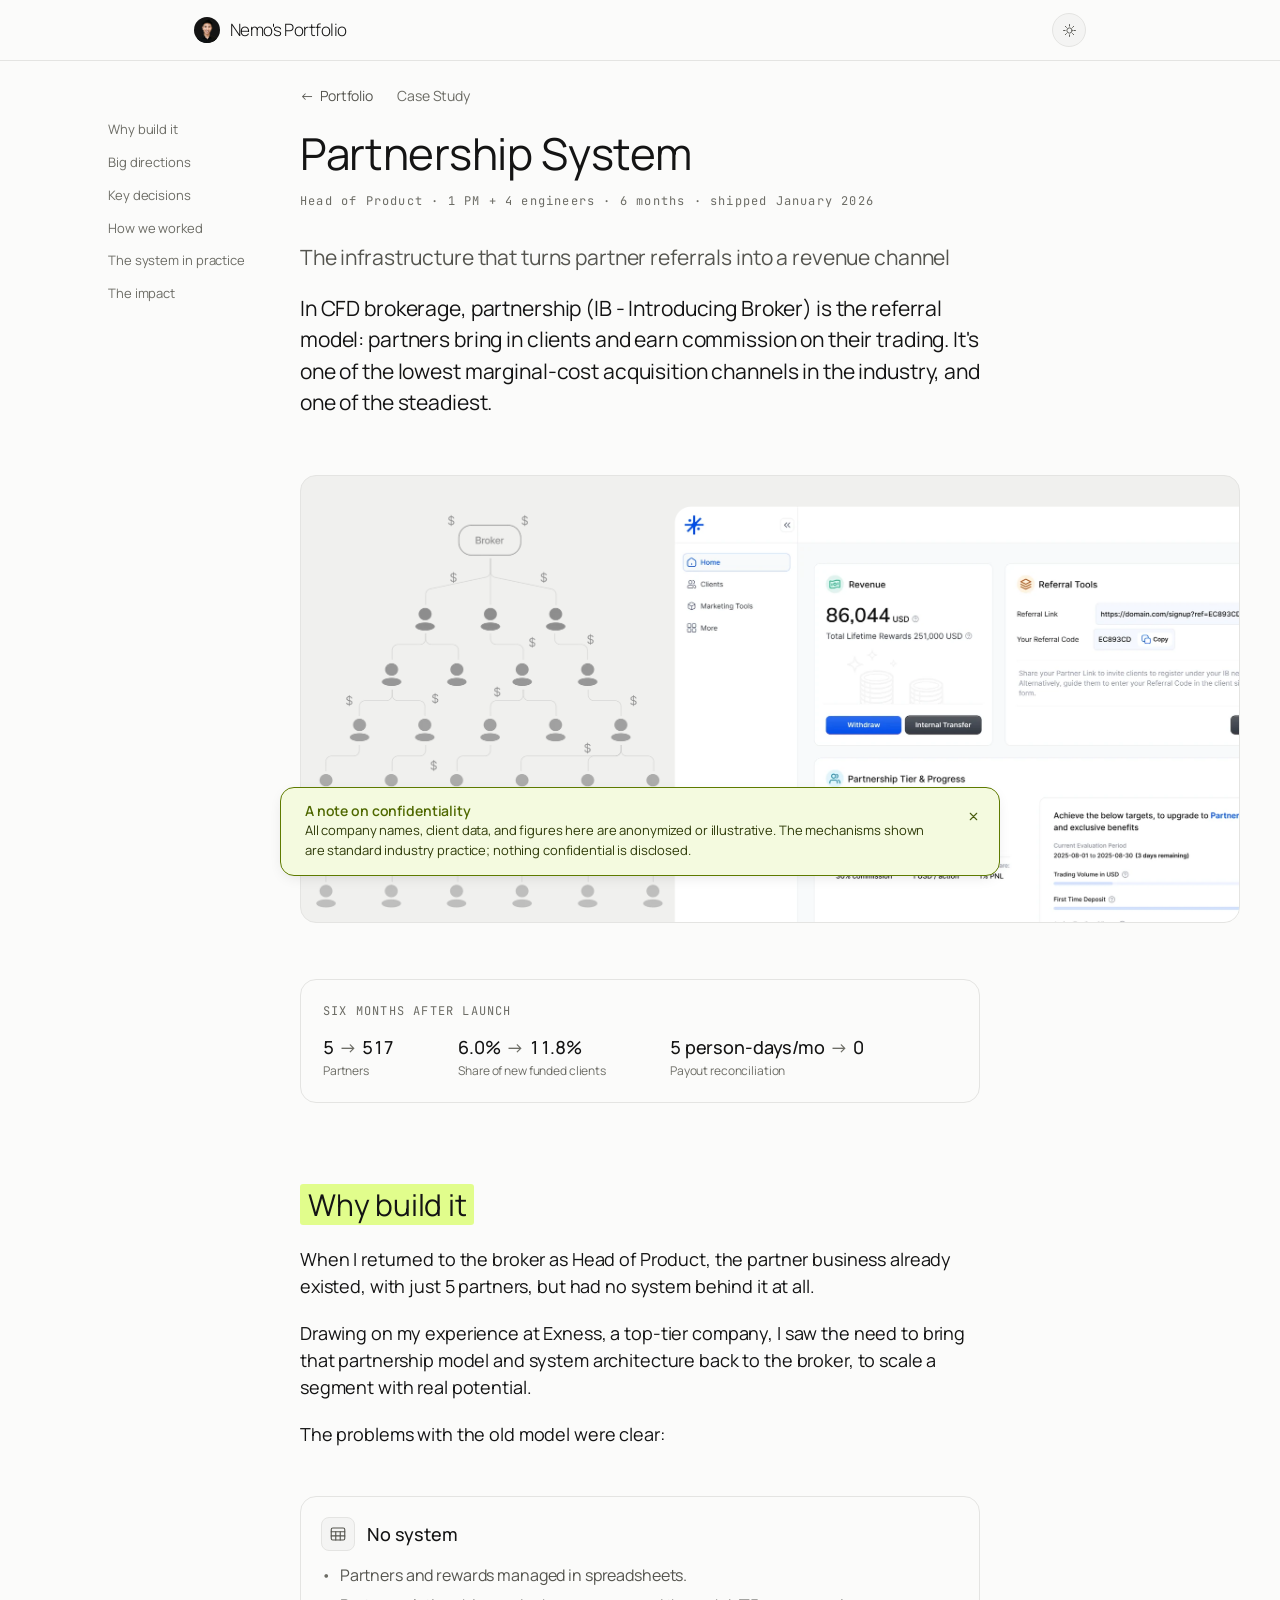
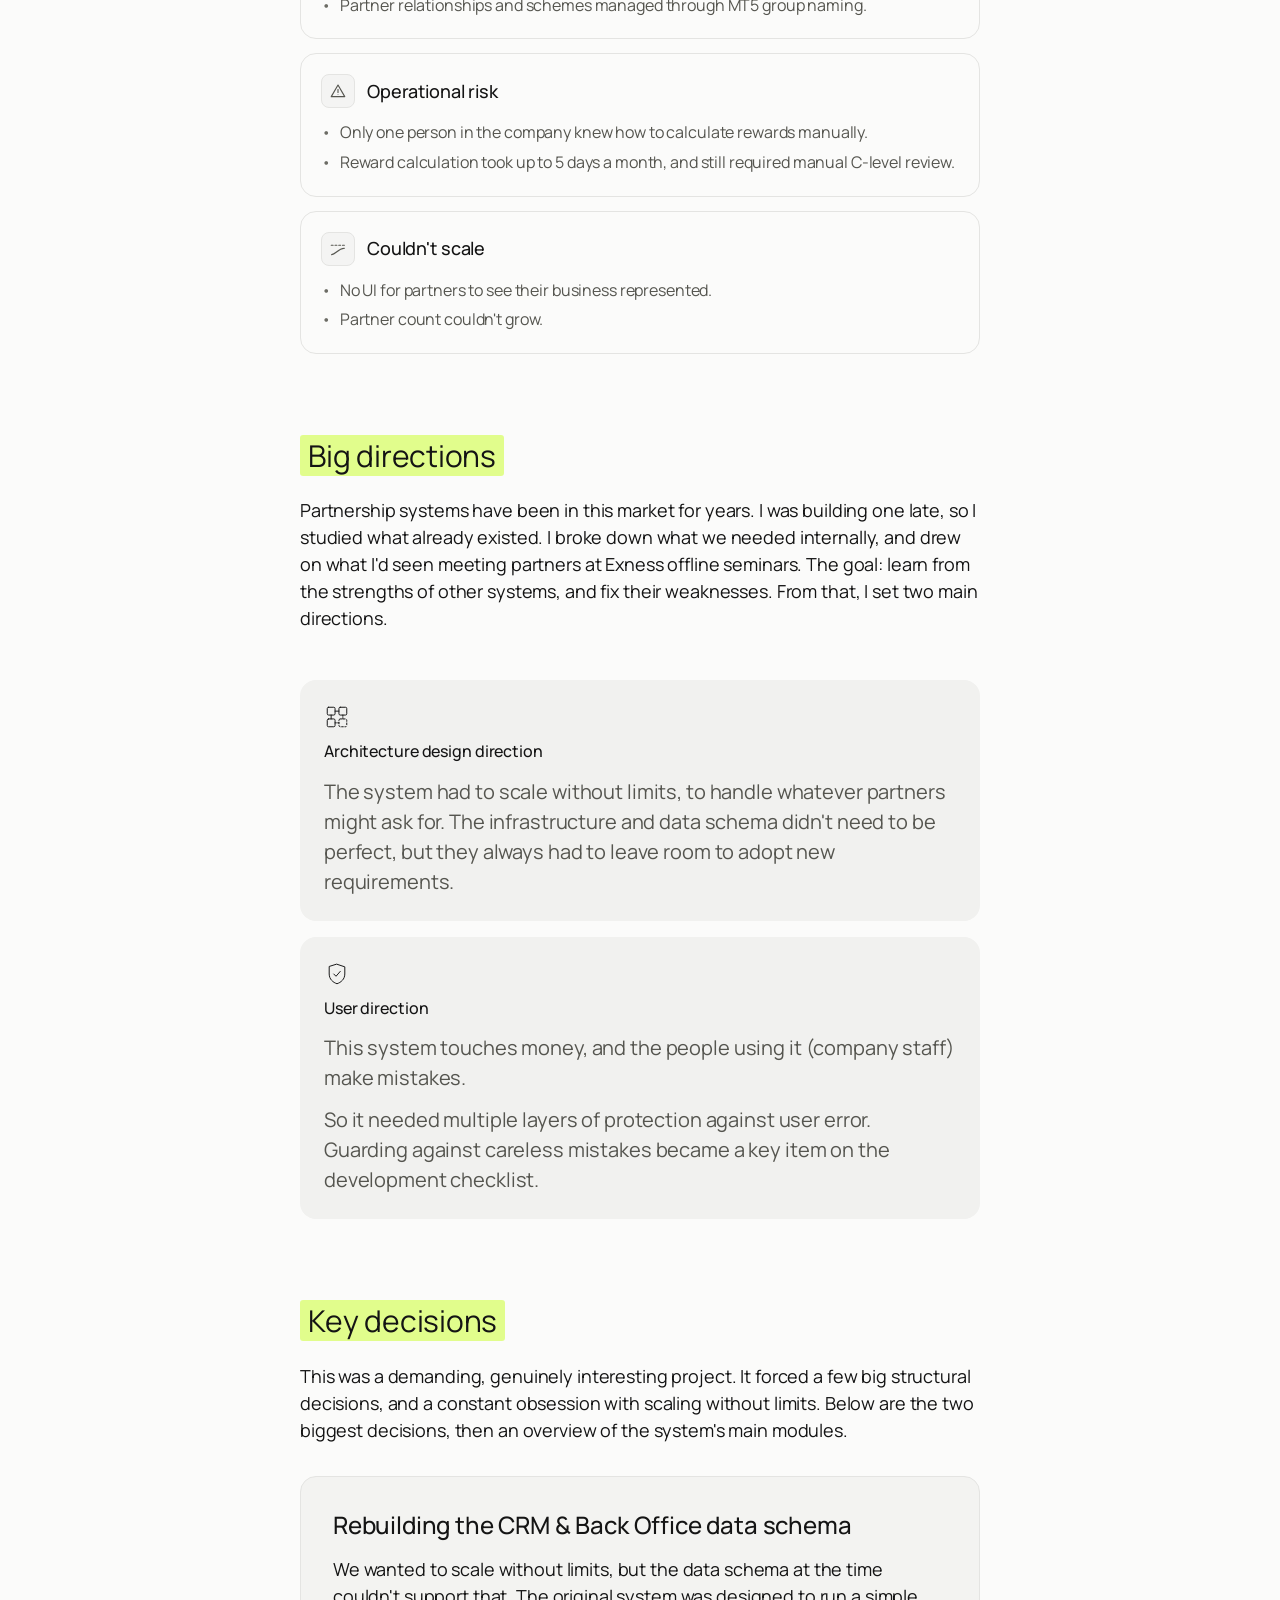
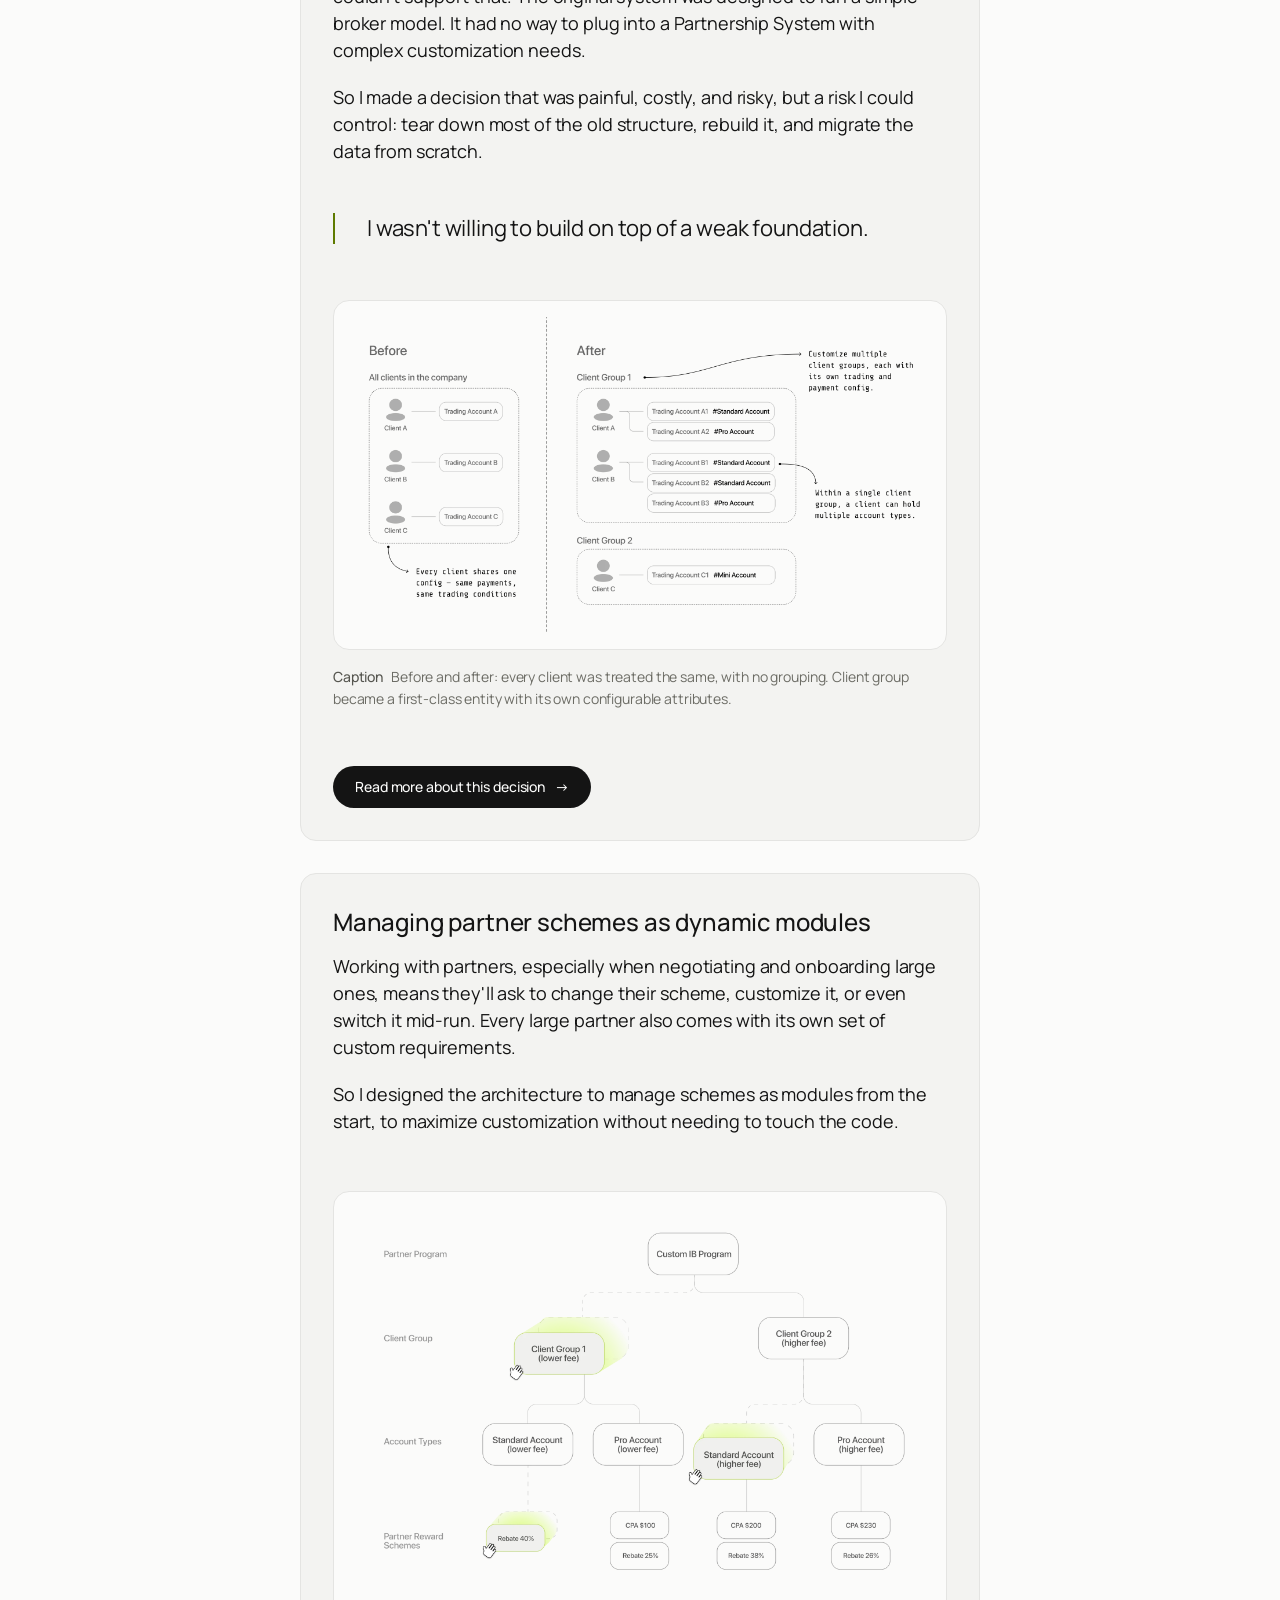
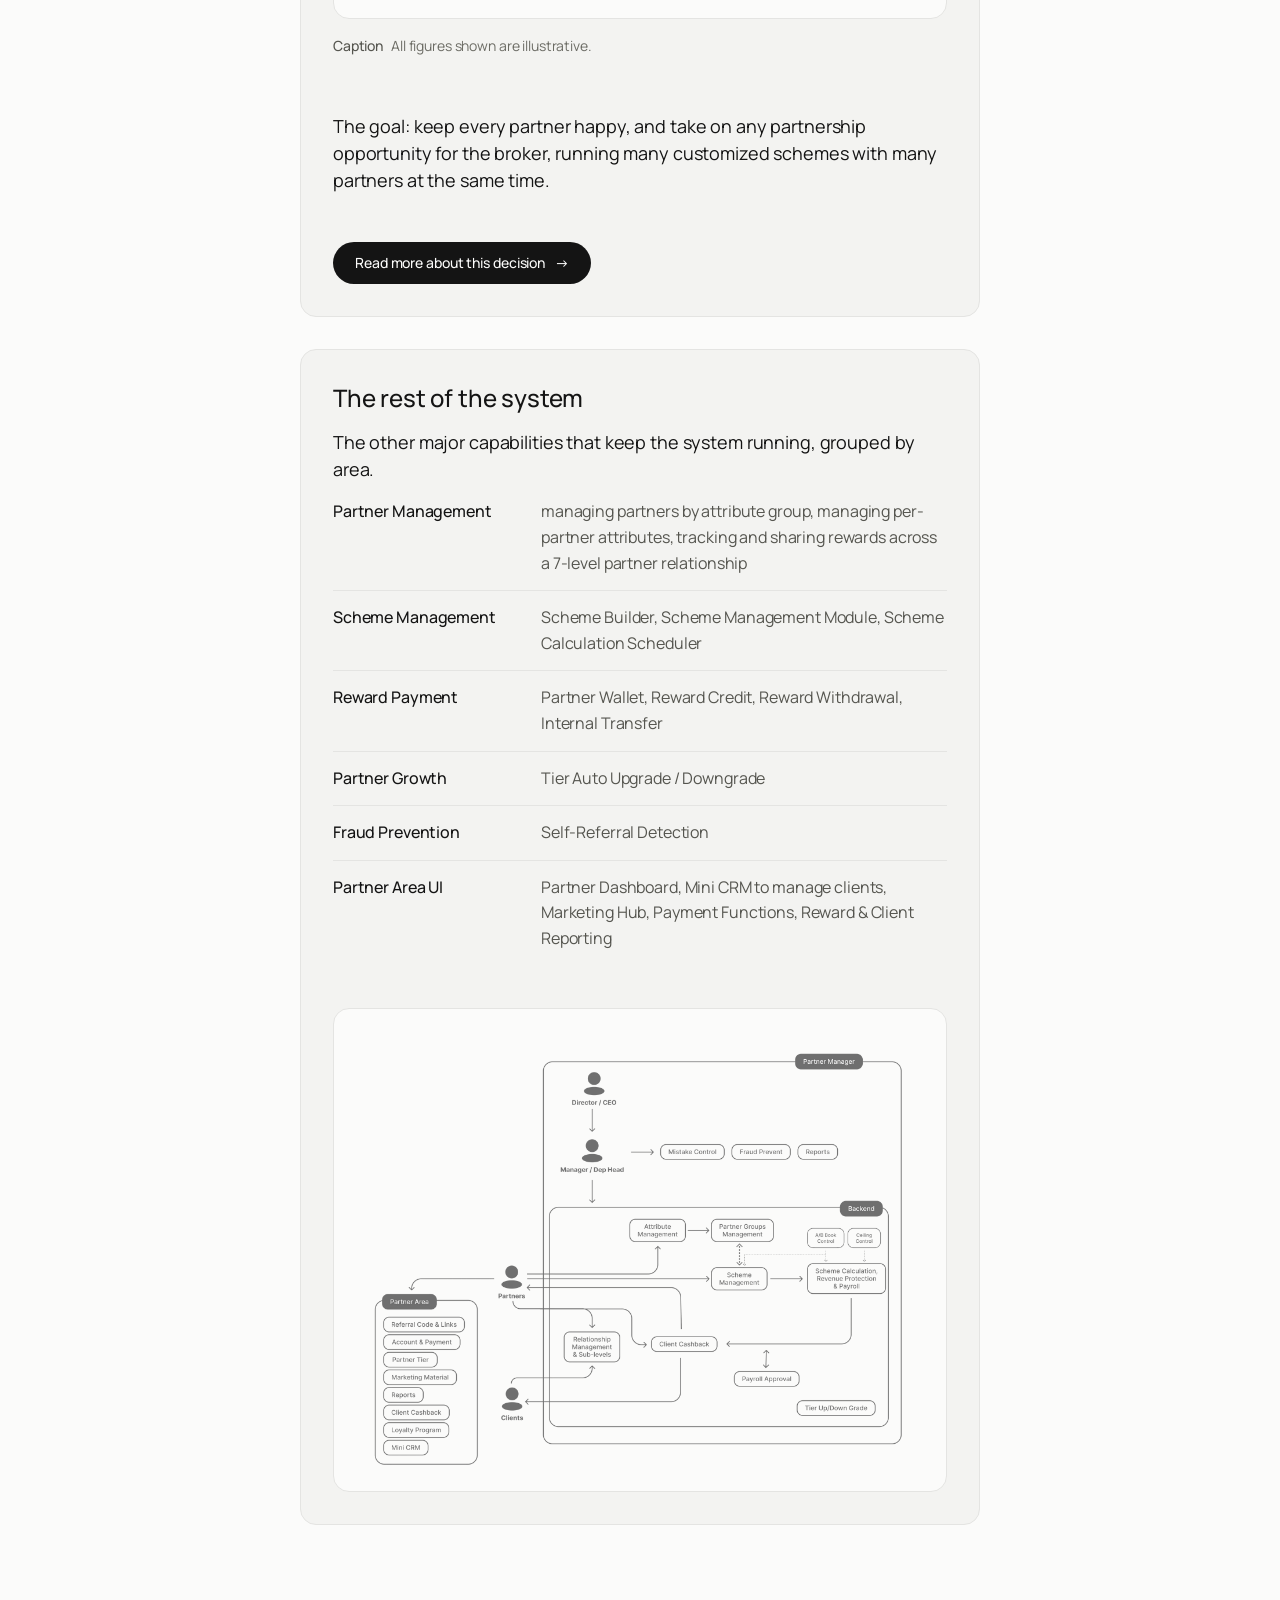
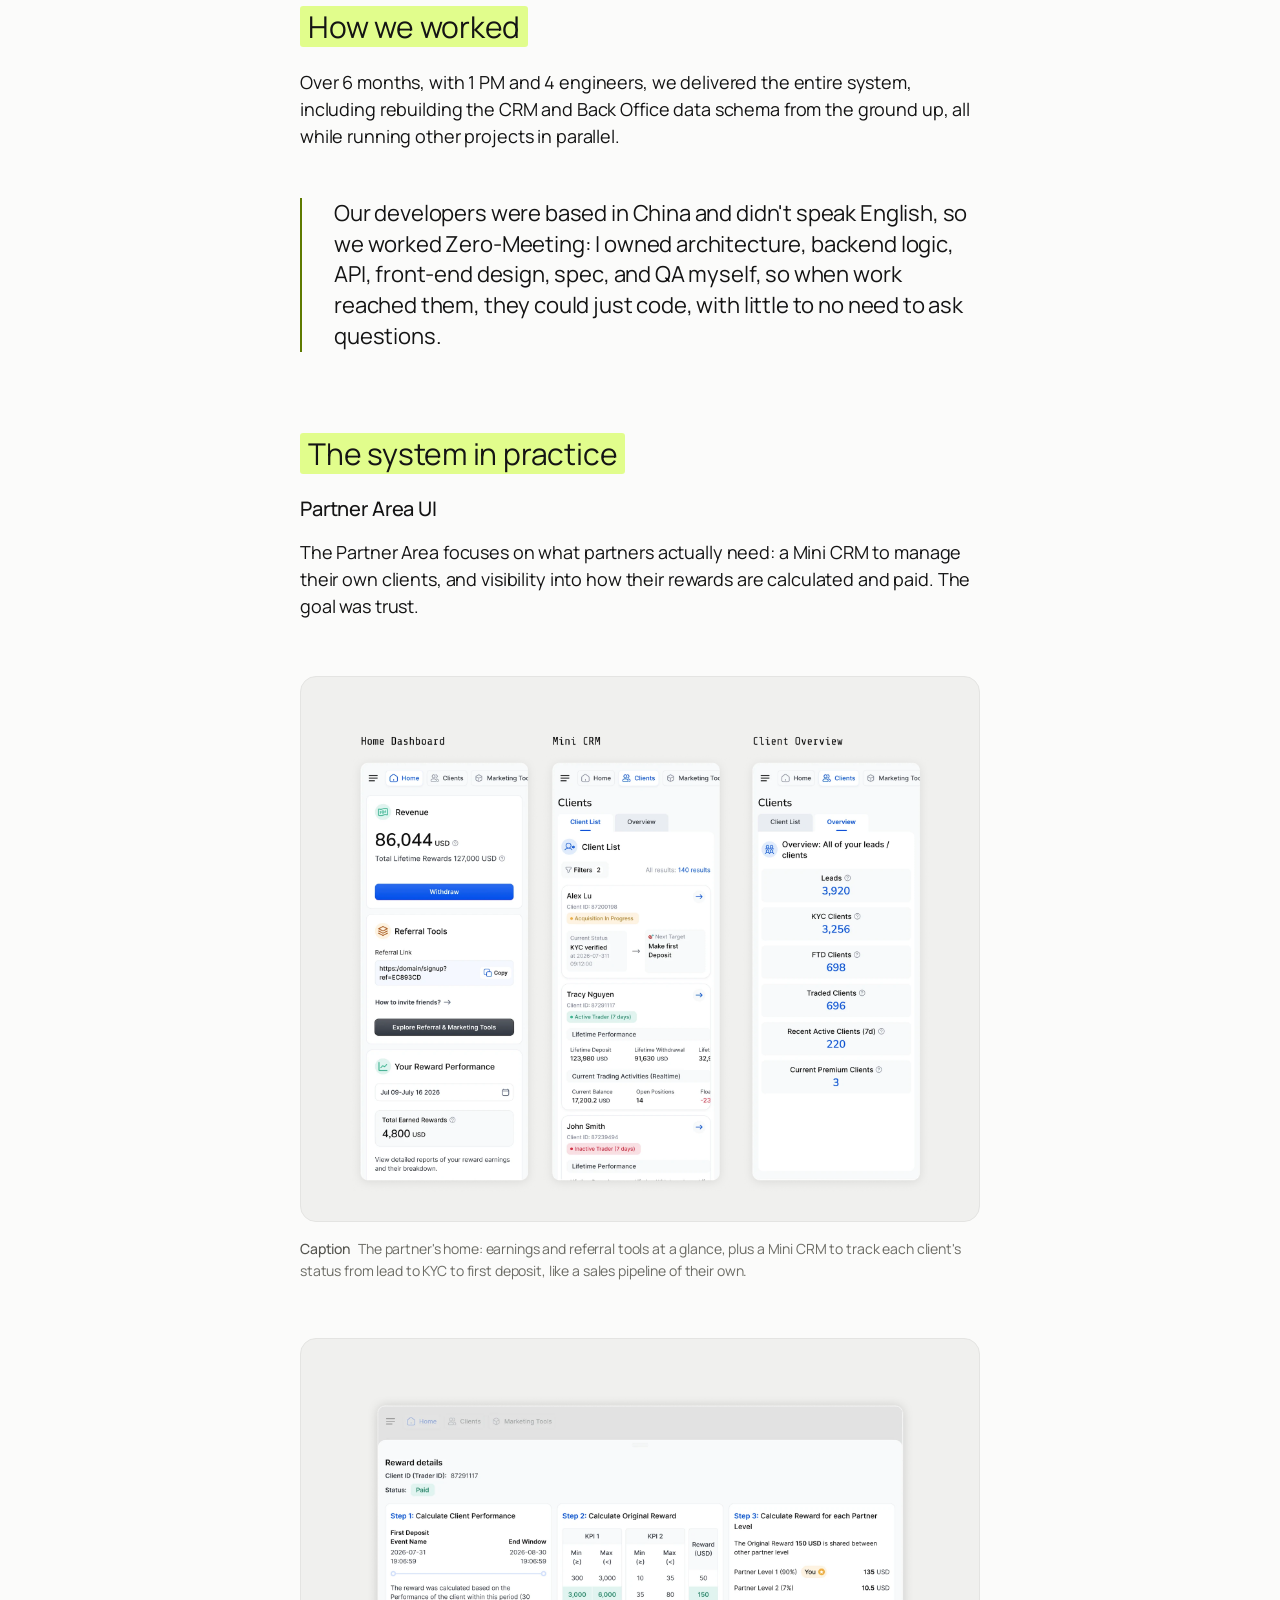
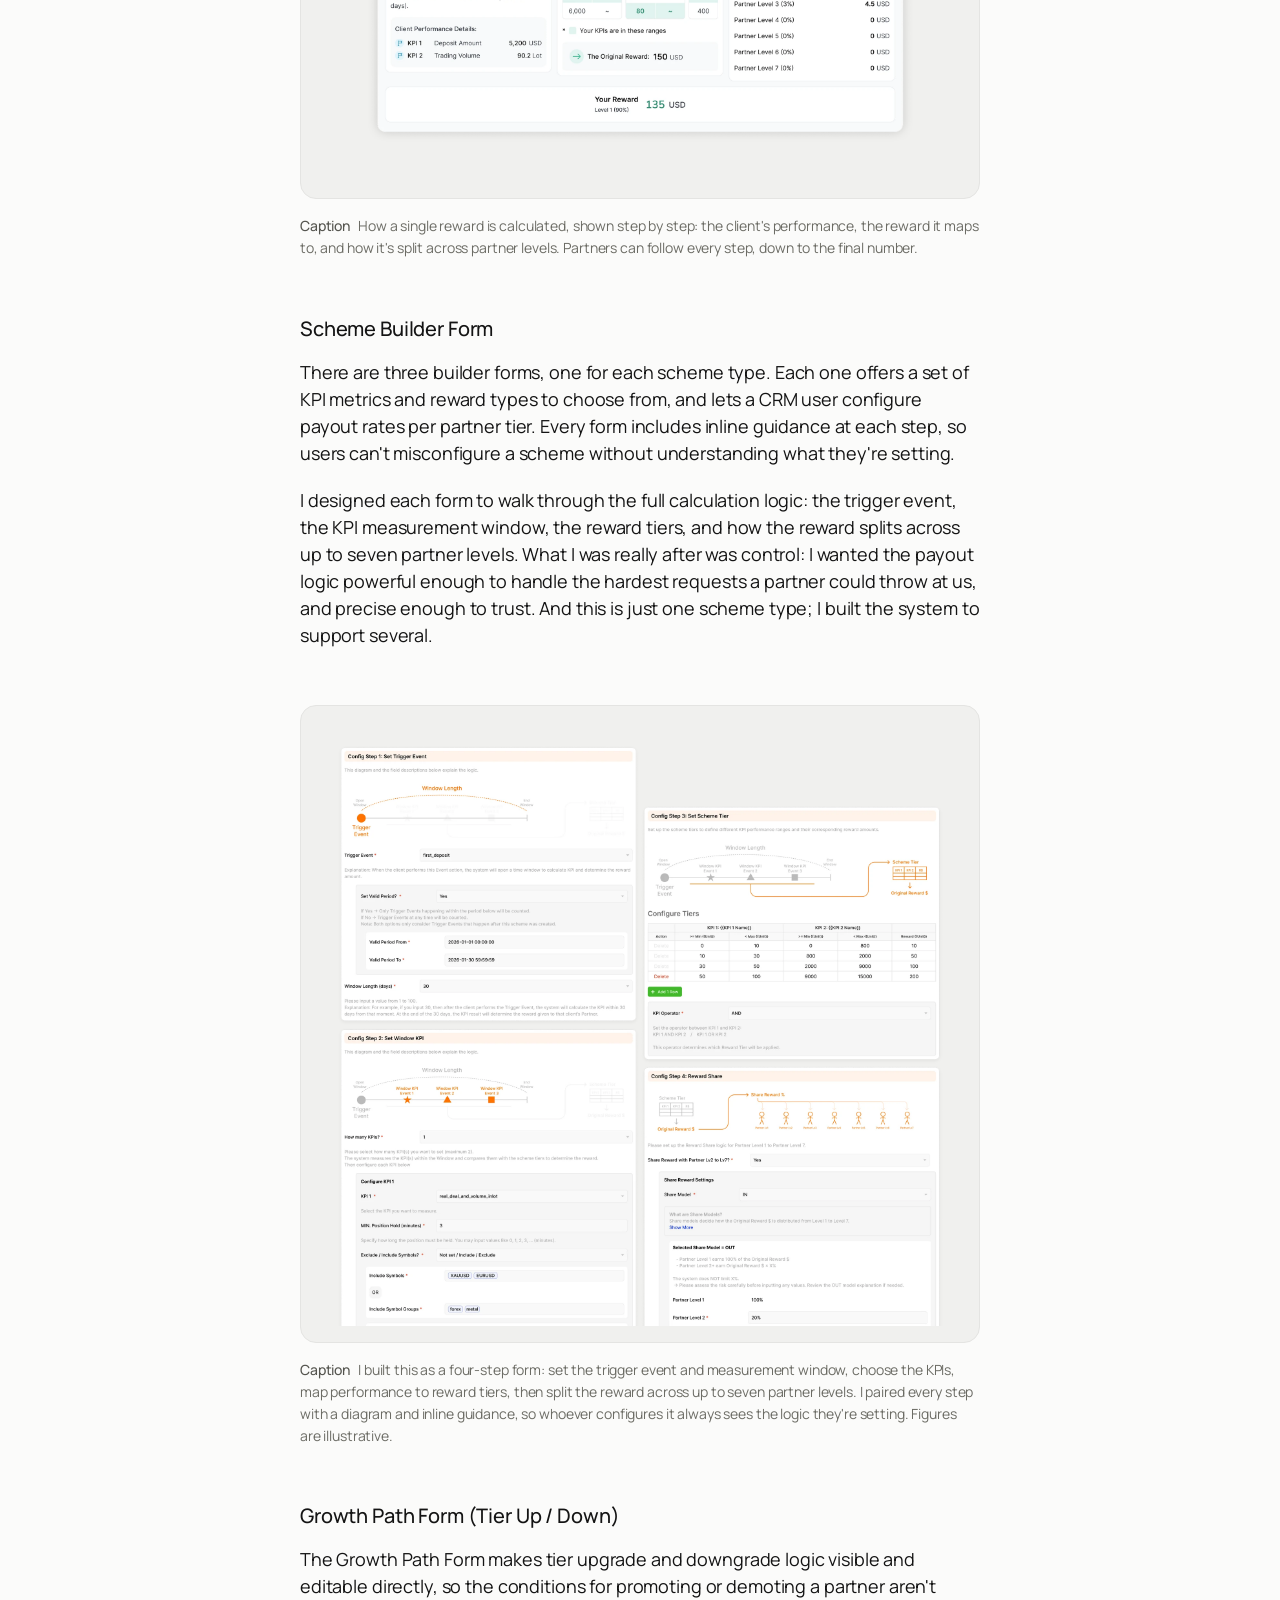
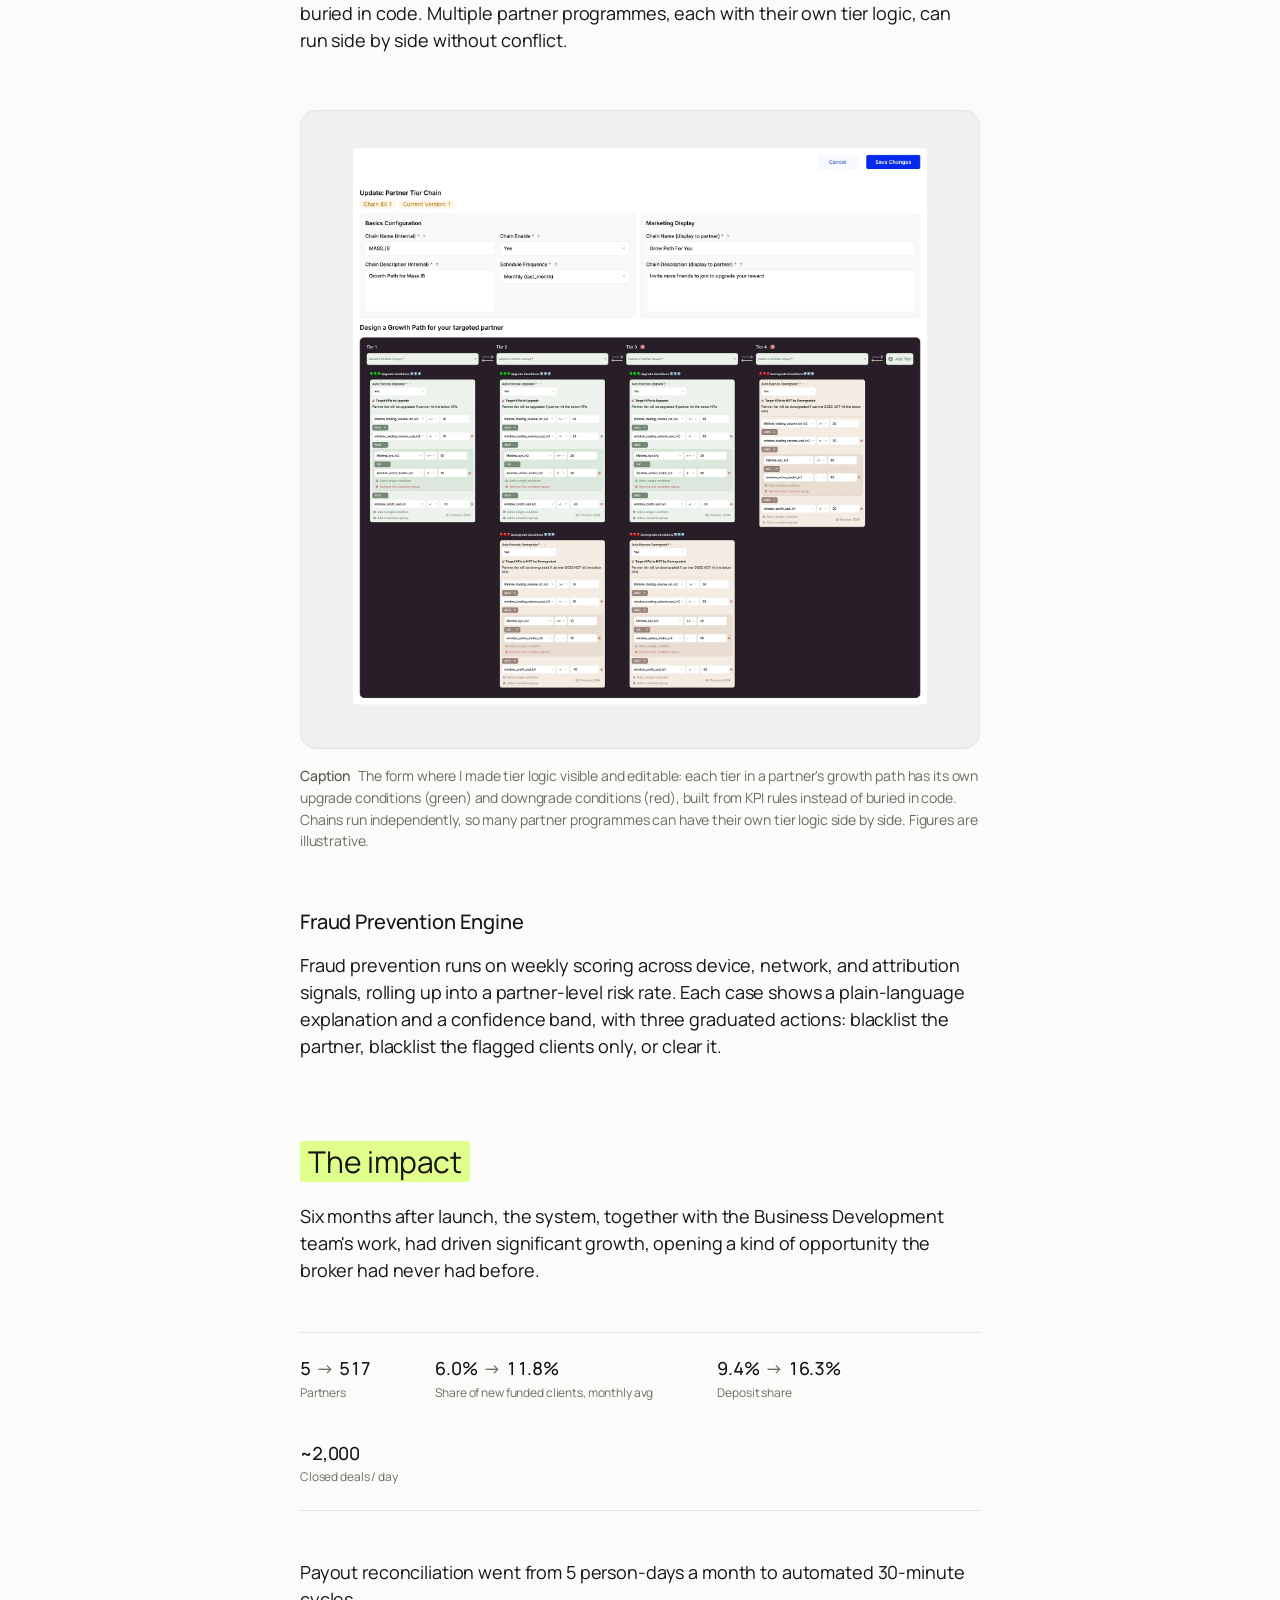
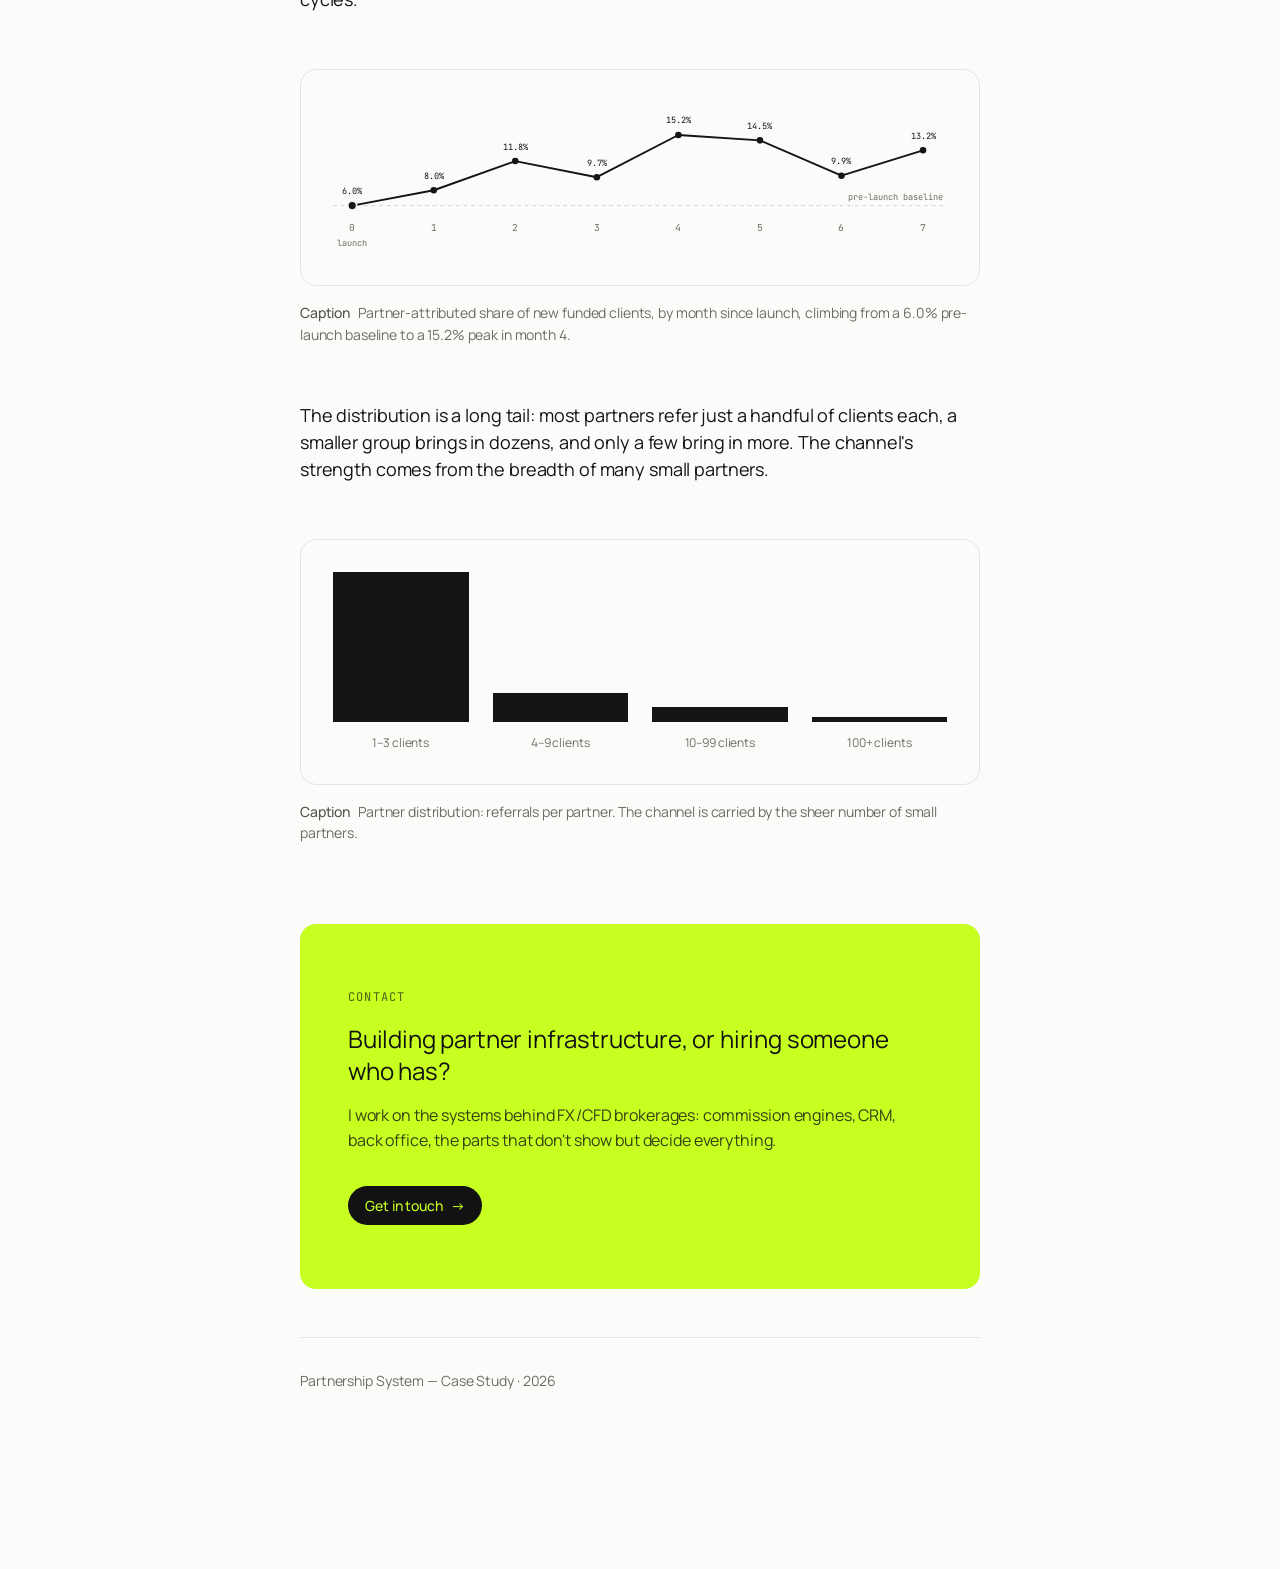
<file: partnership-case-study.html>
<!DOCTYPE html>
<html lang="en" data-theme="light">
<head>
<meta charset="UTF-8">
<meta name="viewport" content="width=device-width, initial-scale=1.0">
<title>Partnership System — Case Study</title>
<meta name="description" content="The infrastructure that turns partner referrals into a revenue channel.">
<!-- theme-color is for Chromium browsers, which do honour it and DO repaint
     when the content attribute changes at runtime.

     It does nothing on iOS 26+. Safari 26 dropped theme-color: the tag still
     parses, the value is ignored. Safari instead samples the background-color
     of a position:fixed/sticky element sitting within 4px of the top (or 3px
     of the bottom), at least 80% wide and 3px tall, and falls back to <body>.
     On this page that source is .topbar. Crucially the sample is taken at
     first render and is never retaken — changing colours from JS does not
     re-tint the bar, by design. So on iOS the status bar is correct on load
     and then holds that colour until the page reloads. Four escalating
     workarounds (re-inserting the tag, deferring through rAF, forcing reflow,
     mutating twice across frames) were tried on device and none can work,
     because none of them touch the mechanism Safari actually reads.

     No media attribute: on browsers that DO read theme-color, the first tag
     whose media matches wins, so an OS-matched media tag would outrank this
     one and follow the system setting instead of the page's own toggle. -->
<meta name="theme-color" id="themeColorMeta" content="#FBFBFA">
<link rel="preconnect" href="https://fonts.googleapis.com">
<link rel="preconnect" href="https://fonts.gstatic.com" crossorigin>
<!-- Manrope as a variable axis, not two static cuts. The bar's wordmark is set
     at 300, which simply did not exist in wght@400;500 — it silently fell back
     to 400 and the mark rendered heavier here than on the landing page. The
     variable file is also the smaller download of the two (24,576 B against
     28,244 B) and it unlocks the rest of the ladder at no cost. -->
<link href="https://fonts.googleapis.com/css2?family=Manrope:wght@200..800&family=JetBrains+Mono:wght@400;500&display=swap" rel="stylesheet">
<script>
  (function(){
    /* Light is the default: this is a long-form reading surface. */
    var t='light';
    try{ t = localStorage.getItem('nt-theme') || 'light'; }catch(e){}
    t = (t==='dark') ? 'dark' : 'light';
    document.documentElement.setAttribute('data-theme', t);

    window.setThemeColor = function(mode){
      /* Chromium reads this and repaints on change. Safari 26 ignores it. */
      var m = document.getElementById('themeColorMeta');
      if (m) m.setAttribute('content', mode === 'dark' ? '#242424' : '#FBFBFA');

      /* Safari 26: the tint is sampled from the render tree, not from the tag,
         and a colour change alone does not trigger a fresh sample. Taking the
         sampled element out of the render tree and putting it back does — that
         is the only documented lever. display:none is required; opacity or
         visibility leave the element in the tree and still sampled.
         Reading offsetHeight between the two writes forces the removal to be
         laid out, otherwise the pair collapses into one style recalculation
         and the tree never actually changes. */
      var strip = document.getElementById('tintStrip');
      if (strip) {
        strip.style.display = 'none';
        void strip.offsetHeight;
        strip.style.display = '';
      }
    };
    /* Runs in <head>, before first paint. */
    window.setThemeColor(t);
  })();
</script>
<style>
/* ============================================================
   nexttrade.ai — Design Tokens (inlined)
   Base: Supabase, adopted as dark mode. Lime #C7FF20 replaces
   phosphor green. Light mode is a positional inversion.
   LAYOUT: long-form article. Single reading column is the spine.
   ============================================================ */
:root{
  --accent:#C7FF20;
  --accent-hover:#B8EE12;
  --accent-ink:#121212;

  --font-sans:'Manrope', ui-sans-serif, system-ui, -apple-system,
              BlinkMacSystemFont, 'Segoe UI', Roboto, sans-serif;
  --font-mono:'JetBrains Mono', ui-monospace, SFMono-Regular, Menlo,
              Monaco, Consolas, monospace;

  --fw-light:300;   /* the wordmark only */
  --fw-regular:400;
  --fw-medium:500;

  --tracking:-0.007em;
  --tracking-mono:0.100em;
  --tracking-label:0.08em;

  --text-caption:12px;     --leading-caption:1.5;
  --text-body-sm:14px;     --leading-body-sm:1.43;
  --text-body:16px;        --leading-body:1.5;
  --text-subheading:18px;  --leading-subheading:1.38;
  --text-heading-sm:24px;  --leading-heading-sm:1.33;
  --text-heading:36px;     --leading-heading:1.2;
  --text-display:72px;     --leading-display:1;

  /* article layer: prose runs at the 18px step with reading leading,
     and the title caps below display — 72px is landing-page scale.
     1.5, not 1.6: the type size already sits at the low end of the long-form
     band, so the density complaint was leading and paragraph air, not glyph
     size. 1.5 lands between the news register (1.4) and long-form (1.6). */
  --leading-prose:1.5;

  /* Article type ladder — one size per role, no shared steps.
     desktop: 16 -> 18 -> 20 -> 21 -> 22 -> 30 -> 44
     mobile : 15 -> 17 -> 20 -> 18 -> 18 -> 24 -> 30   (overrides below) */
  --text-title:44px;    /* hero h1                */
  --text-h2:30px;       /* section heading        */
  --text-pull:22px;     /* pull-quote             */
  --text-lede:21px;     /* lede + subtitle/deck   */
  --text-subhead:20px;  /* h3.sub                 */
  --text-dbox-title:24px; /* decision-box title — fills the empty 20->30 rung */
  --text-prose:18px;    /* main body              */
  --text-nested:16px;   /* deep-dive / list / quote */

  --space-8:8px;   --space-16:16px;  --space-24:24px;  --space-32:32px;
  --space-40:40px; --space-48:48px;  --space-64:64px;  --space-80:80px;
  --space-96:96px; --space-112:112px;--space-128:128px;

  --radius-input:8px; --radius-card:16px; --radius-pill:9999px;

  /* Vertical rhythm scale — ascending, each step visibly distinct:
     line 28.8 -> paragraph 28 -> sub-head 48 -> figure 56 -> section 80 */
  --gap-para:20px;          /* p -> p — was 28 (a full blank line at 1.6) */
  --gap-block:48px;         /* .figures, details, list, note, h3.sub, .pull */
  --gap-figure:56px;        /* figures, symmetric               */
  --gap-section:80px;       /* .sec / .burst, uniform           */
  --gap-sec-after:20px;     /* h2 -> first paragraph            */
  --gap-subhead-after:16px; /* h3.sub -> its first paragraph    */
  --gap-dbox:32px;          /* decision box -> decision box     */

  --measure:680px;      /* the reading column — the spine */
  --measure-wide:940px; /* figures may break to here, never further */
  --measure-modal:720px;/* dialog panel — just past the 680px column, not a slab */
}

/* ---------- DARK — the base ---------- */
:root,
[data-theme="dark"]{
  color-scheme:dark;
  --canvas:#242424;
  --surface:#242424;
  --surface-raised:#323232;
  --surface-art:#212121;
  /* The ONE tinted surface on the page. Every other card is canvas-coloured and
     defined only by its hairline; the three decision boxes deliberately break
     that so they read as self-contained blocks. Dark lifts, light sinks. */
  --surface-2:#2B2B2B;
  /* The one RECESSED surface — direction boxes. Sits a step BELOW the canvas,
     the exact mirror of --surface-2's step above it (1.098:1 down vs 1.096:1
     up), so the raised and recessed components read as opposite rungs of the
     same ladder. The hairline gets STRONGER on it (1.52:1 vs 1.39:1 on canvas). */
  --surface-sunken:#1C1C1C;
  --scrim:rgba(0,0,0,0.66);
  --shadow-modal:0 24px 48px -12px rgba(0,0,0,0.72);
  --border:#3B3B3B;
  --border-strong:#454545;
  --stroke-art:#595959;
  --ink:#fafafa;        /* headings, numerals, diagram strokes — stays Snow */
  /* Long body passages only — headings stay at Snow. Snow over Obsidian
     halates on a long article, so body sits well below it at 204 — 9.67:1
     on the #242424 canvas (AAA is 7.0). Do not apply this to headings, and
     note --ink-2 (180) sits just below it: the nested/deep-dive register is
     only 24 steps darker, so neither may move without the other. */
  --ink-body:#CCCCCC;
  --ink-2:#b4b4b4;
  --ink-3:#8B8B8B;
  --ghost-border:#454545;
  --ghost-hover:rgba(255,255,255,0.04);
  --accent-mark:#C7FF20;   /* numerals, pull rule, figure arrows */
  /* Marker wash — alpha on the fill, never the opacity property (that would
     fade the heading text too). In dark the two contrasts move in OPPOSITE
     directions as alpha rises: marker-vs-canvas climbs while snow-vs-marker
     falls, crossing near .47. Chosen after a side-by-side at .20 / .35 / .50:
        .20  rgb(54,65,21)     marker 1.72:1   text 10.46:1   <- this
        .35  rgb(81,101,23)    marker 2.83:1   text  6.34:1
        .50  rgb(109,137,25)   marker 4.68:1   text  3.84:1
     .20 keeps the marker a quiet tint and leaves the heading text with the
     most headroom — 10.46:1 clears AA and AAA outright, so the h2 size is
     no longer load-bearing for contrast. Note there is NO murky mid-zone in
     dark: separation is monotonic in alpha. The near-1.0 figure that turns up
     in the history is LIGHT mode, which sits at 1.09:1 and reads on hue. */
  --accent-wash:rgba(199,255,32,0.20);
  --focus:#C7FF20;

  /* Notice bar — the one element allowed to float, tinted in the page's own
     lime. Dark values are NOT the light ones dimmed: the panel is set just
     ABOVE the canvas (1.15:1) so it reads as lifted rather than recessed,
     which is what a toast should do. Measured on #2A3116:
       body #E6F5C4 11.76:1 · title #C7FF20 11.46:1
       border #A8D82A 8.08:1 · close #B7CE86 7.87:1
     The title takes the full accent and the border steps back from it: a 1px
     rule at full strength would ring the whole bar in the loudest lime on the
     page, while the same colour as a short bold line reads as a highlight. */
  --notice-bg:#2A3116;
  --notice-border:#A8D82A;
  --notice-title:#C7FF20;
  --notice-ink:#E6F5C4;
  --notice-x:#B7CE86;
  --shadow-notice:0 4px 16px -6px rgba(0,0,0,0.55);
}

/* ---------- LIGHT — same system, lights on ---------- */
[data-theme="light"]{
  color-scheme:light;
  --canvas:#FBFBFA;
  --surface:#FBFBFA;
  --surface-raised:#F4F4F3;
  --surface-art:#F0F0EE;
  --surface-2:#F3F3F1;   /* positional twin of dark's #2B2B2B: one step off canvas */
  --surface-sunken:#F1F1EF; /* recessed twin of dark's #1C1C1C. Light cannot go
                               lighter than a near-white canvas, so "recessed"
                               here is a deeper step than --surface-2, not a
                               reversed one — 1.092:1 vs the canvas.          */
  --scrim:rgba(20,20,20,0.42);
  --shadow-modal:0 24px 48px -12px rgba(20,20,20,0.20);
  --border:#E4E4E2;
  --border-strong:#D3D3D0;
  --stroke-art:#8A8A83; /* 3.05:1 on the art panel — light is the default surface,
                           so informational line-art is tuned for legibility here
                           rather than mirroring dark's Graphite exactly */
  --ink:#141414;
  --ink-body:#141414;   /* light needs no softening — dark ink on light does not halate */
  --ink-2:#55554F;
  --ink-3:#6C6C65;      /* clears AA on the art panel (4.64), not just the canvas */
  --ghost-border:#D3D3D0;
  --ghost-hover:rgba(20,20,20,0.04);
  --accent-mark:#5E7A00;   /* lime hue held (74deg), luminance inverted */
  /* Marker wash — alpha on the fill, never the opacity property (that would
     fade the heading text too). Light holds 0.50 while dark runs 0.20: the
     two canvases are not symmetric here. Lime over near-white barely shifts
     luminance (1.09:1 even at 0.50), so light needs the alpha to register at
     all; lime over obsidian gains luminance fast, so dark needs far less. */
  --accent-wash:rgba(199,255,32,0.50);
  --focus:#141414;

  /* Notice bar, light. Measured on #F4FADF:
       body #2E3A08 11.36:1 · title #4F6800 5.91:1
       border #5E7A00 4.60:1 · close #4A5C10 6.92:1
     Raw lime over near-white sits at 1.09:1 and would vanish, so light works
     in the hue-held, luminance-inverted accent the headings already use. */
  --notice-bg:#F4FADF;
  --notice-border:#5E7A00;
  --notice-title:#4F6800;
  --notice-ink:#2E3A08;
  --notice-x:#4A5C10;
  --shadow-notice:0 4px 16px -6px rgba(20,20,20,0.16);
}

/* ---------- BASE ---------- */
*{ box-sizing:border-box; }
html{ scroll-behavior:smooth; }
body{
  margin:0;
  background:var(--canvas);
  color:var(--ink-body);
  font-family:var(--font-sans);
  font-weight:var(--fw-regular);
  font-size:var(--text-prose);
  line-height:var(--leading-prose);
  letter-spacing:var(--tracking);
  -webkit-font-smoothing:antialiased;
  transition:background .25s ease, color .25s ease;
}
::selection{ background:var(--accent); color:var(--accent-ink); }
/* Headings stay at full Snow — halation is a long-passage problem, not a
   short-line one, and the brightness carries the article's hierarchy. */
h1,h2,h3,h4{ font-weight:var(--fw-regular); margin:0; letter-spacing:var(--tracking); color:var(--ink); }
code,kbd,samp,pre{ font-family:var(--font-mono); letter-spacing:var(--tracking-mono); }
:focus-visible{ outline:1px solid var(--focus); outline-offset:3px; }

a{ color:var(--ink); text-decoration:underline; text-underline-offset:3px; text-decoration-color:var(--border-strong); }
a:hover{ text-decoration-color:var(--ink); }

/* ============================================================
   ARTICLE GRID
   One column holds the prose. Figures may break to --measure-wide.
   Nothing else spans. No grids of cards anywhere.
   ============================================================ */
.article{
  display:grid;
  grid-template-columns:
    minmax(var(--space-24), 1fr)
    min(var(--measure), 100% - var(--space-48))
    minmax(var(--space-24), 1fr);
}
.article > *{ grid-column:2; }
/* The wide break, now used by the HERO FIGURE ONLY. Every other article-level
   figure sits flush in the reading column, so the page has one deliberate
   full-bleed moment at the top and an unbroken 680px measure thereafter.
   Starting at grid line 2 pins the left edge flush with the column, so the
   left gutter — where the sticky TOC lives — is never encroached on. The
   width cap is measured against the remaining area (column + right gutter)
   minus one page margin, so on a narrow desktop the figure extends less
   rather than reaching the viewport edge; at mobile it collapses to the
   column exactly. */
.article > .wide{
  grid-column:2 / -1;
  width:min(var(--measure-wide), 100% - var(--space-24));
  margin-inline:0;
}

/* ---------- Safari 26 tint source ----------
   Safari 26 ignores theme-color and instead samples the background-color of a
   fixed/sticky element within 4px of the top, >=80% wide and >=3px tall.
   On this page that was .topbar — but .topbar is 88%-alpha canvas over a 10px
   backdrop blur, and Safari reads background-color AND backdrop-filter, so it
   was sampling a translucent value rather than the canvas itself.
   This strip is the exact canvas colour, fully opaque, 3px tall (the
   documented minimum) and pinned at top:0, so it wins the sample and the
   colour is exact. pointer-events:none so it cannot swallow taps on the bar
   beneath it, and it is invisible because it sits on canvas-coloured chrome.
   It is also the lever the toggle uses: WebKit re-evaluates tinting when the
   render tree changes, so dropping this element and restoring it is the one
   documented way to make Safari take a fresh sample at runtime. */
.tint-strip{
  position:fixed; top:0; left:0; width:100%; height:3px;
  background:var(--canvas);
  pointer-events:none; z-index:60;
}

/* ---------- top bar ----------
   The landing page's bar, but always on. This page is one long read with a
   table of contents; there is no opening statement to get out of the way of, so
   there is nothing for the bar to reveal itself after.
   sticky, not fixed: an always-present bar should take part in layout, so the
   article starts below it instead of under it. Fixed would need the article to
   carry a matching padding-top to compensate, which is the same 61px expressed
   twice and a chance for them to drift apart. */
.topbar{
  position:sticky; top:0; z-index:45;
  background:var(--canvas); border-bottom:1px solid var(--border);
}
.topbar-inner{
  max-width:var(--measure-wide); margin:0 auto; padding:0 var(--space-24);
  height:60px; display:flex; align-items:center; justify-content:space-between; gap:16px;
}
/* The landing page's lockup, not this page's old mono "Selected Work" label:
   the point of matching the bars is that the same mark greets you on both.
   Nothing here leans on weight — 300 sits a step BELOW the headings' 400, and
   what makes it read as a mark is the tracking: -0.03em is roughly 4x the
   body's -0.007em, which locks the letters into one shape rather than a row of
   words. */
.brand{
  display:inline-flex; align-items:center; gap:10px;
  font-family:var(--font-sans);
  font-size:17px; font-weight:var(--fw-light); letter-spacing:-0.03em;
  color:var(--ink);
}
/* The mark is the way home from here. On the landing page it stays a <span>:
   that page IS the index, so a link would point at itself. Styled rather than
   left to the UA, which would underline it and repaint it link-blue. */
a.brand{ text-decoration:none; transition:opacity .15s ease; }
a.brand:hover{ opacity:.72; }
a.brand:focus-visible{ outline:2px solid var(--accent); outline-offset:4px; border-radius:4px; }
@media (prefers-reduced-motion:reduce){ a.brand{ transition:none; } }
.tb-photo{
  width:26px; height:26px; flex:none;
  border-radius:50%; object-fit:cover; object-position:top center;
  /* The PNG is a cut-out, so the fill is what makes the circle. --ink is the
     one token that already inverts the way this wants: near-black in light,
     near-white in dark, so the disc opposes the bar in both modes. */
  background:var(--ink);
}

.theme-toggle{
  /* In the bar, not floating. The landing page floats it and docks it on
     arrival because its bar is not there to begin with; here the bar always is,
     so the toggle simply lives in it and needs no state to follow. */
  /* Matches the landing page's toggle and the panel idiom behind it:
     --surface-raised behind a --border hairline. transparent over
     --ghost-border gave the control no body — it read as an outline sitting on
     the bar rather than a button. .modal-x keeps the ghost treatment: it sits
     on a raised panel already and does not need a second surface. */
  background:var(--surface-raised); border:1px solid var(--border);
  border-radius:var(--radius-pill); width:34px; height:34px;
  cursor:pointer; color:var(--ink-2);
  display:inline-flex; align-items:center; justify-content:center;
  transition:border-color .15s ease, color .15s ease;
}
.theme-toggle:hover{ border-color:var(--stroke-art); color:var(--ink); }
.theme-toggle svg{ width:15px; height:15px; }
[data-theme="dark"]  .icon-sun{ display:none; }
[data-theme="light"] .icon-moon{ display:none; }

/* ---------- table of contents — desktop only, quiet ----------
   Fixed and anchored to the reading column's left edge. It only appears
   once there is genuinely room beside the 680px measure: below 1160px the
   block would collide with the viewport edge, so it is not rendered. */
.toc{ display:none; }
@media (min-width:1160px){
  .toc{
    display:block; position:fixed; z-index:30;
    top:120px;
    right:calc(50% + (var(--measure) / 2) + 36px);
    width:170px;
    max-height:calc(100vh - 180px);
    overflow-y:auto;
  }
}
.toc ul{ list-style:none; margin:0; padding:0; }
.toc li + li{ margin-top:14px; }
.toc a{
  display:block; padding-left:12px;
  border-left:2px solid transparent;
  font-size:13px; line-height:1.45; letter-spacing:var(--tracking);
  color:var(--ink-3); text-decoration:none;
  transition:color .15s ease, border-color .15s ease;
}
.toc a:hover{ color:var(--ink-2); }
.toc a.active{
  color:var(--ink); font-weight:var(--fw-medium);
  border-left-color:var(--accent-mark);
}

/* ---------- masthead ---------- */
.masthead{ padding:var(--space-24) 0 0; }   /* top gap == the article's 24px horizontal gutter */
.kicker{
  font-family:var(--font-mono); font-size:var(--text-caption);
  letter-spacing:var(--tracking-mono); text-transform:uppercase;
  color:var(--ink-3); margin:0 0 var(--space-24);
}
/* Set in the sans, sentence case, at its own tracking. The first version wore
   the kicker's register -- uppercase monospace tracked out to 0.1em -- and that
   is the giveaway typography of a generated template, the same thing the footer
   was carrying. A pipe between the two halves made it worse: a pipe-separated
   breadcrumb is a widget, and nothing else on this page is built out of widgets.
   The separator is gone entirely. Distance and weight do that job now: a gap
   wider than any word space, and the current page a shade lighter than the link
   back. Nothing is left to read as chrome. */
.crumb{
  display:flex; align-items:baseline; gap:var(--space-24);
  font-family:var(--font-sans); font-size:var(--text-body-sm);
  letter-spacing:var(--tracking);
  color:var(--ink-3); margin:0 0 var(--space-24);
}
.crumb-back{
  display:inline-flex; align-items:baseline; gap:6px;
  color:var(--ink-2); text-decoration:none;
  transition:color .15s ease;
}
.crumb-back:hover{ color:var(--ink); }
.crumb-back:focus-visible{ outline:2px solid var(--accent); outline-offset:3px; border-radius:2px; }
/* The arrow slides back on hover, the way the forward arrows on this page slide
   on. Suppressed for reduced motion along with everything else. */
.crumb-arw{ transition:transform .15s ease; }
.crumb-back:hover .crumb-arw{ transform:translateX(-3px); }
@media (prefers-reduced-motion:reduce){
  .crumb-arw, .crumb-back:hover .crumb-arw{ transition:none; transform:none; }
}
.crumb-now{ color:var(--ink-3); }
h1.title{
  font-size:clamp(30px, 5.4vw, var(--text-title));
  line-height:1.08; margin:0 0 14px;
}
.deck{
  font-size:var(--text-lede); line-height:1.42;
  color:var(--ink-2); margin:0;
}
/* Byline — title metadata. Sits tight under the h1 so it groups with the
   title rather than splitting the subtitle from the lede. Plain muted mono:
   no box, no highlight. --ink-3 clears AA on the canvas (5.11 light / 5.36
   dark) — the earlier 4.44 problem was against the raised panel, now gone. */
.byline{
  margin:0 0 var(--space-32);
  font-family:var(--font-mono); font-size:var(--text-caption);
  letter-spacing:var(--tracking-mono); line-height:1.6;
  color:var(--ink-3);
}

/* ---------- prose ---------- */
p{ margin:0 0 var(--gap-para); }   /* governs NESTED contexts; article children are zeroed below */
.lede{ font-size:var(--text-lede); line-height:1.5; color:var(--ink-body); }

/* ---------- disclosure notice ----------
   A floating toast pinned to the bottom of the viewport. It lives OUTSIDE
   <article> on purpose: as an article child the rhythm rules would hand it a
   28px margin-top, and a margin on a fixed element offsets the resolved inset
   — the bar would sit 28px lower than `bottom` asks for.
   Centred by left+right insets plus `margin-inline:auto`; no transform, so
   nothing here becomes a containing block for other fixed descendants.
   z-index sits under the modal (100) so an open deep-dive covers it, and the
   page keeps a JS-measured bottom padding so the footer clears the bar. */
.disclosure{
  position:fixed; z-index:50;
  left:var(--space-24); right:var(--space-24); bottom:var(--space-24);
  margin-inline:auto; max-width:var(--measure-modal);
  display:flex; align-items:flex-start; gap:var(--space-16);
  padding:14px 12px 15px var(--space-24);
  background:var(--notice-bg);
  border:1px solid var(--notice-border);
  border-radius:14px;
  /* NOT --shadow-modal. That token is built for a panel floating in the middle
     of a scrimmed viewport: 0 24px 48px -12px, which reaches 24 + 48/2 - 12 =
     36px below its own box at alpha .72 in dark. This bar sits 16px off the
     bottom edge, so 20px of that dark band was clipped by the viewport — it
     read as a hard line across the foot of the screen with a fade above it,
     worst on a phone. A toast needs a short shadow, not a modal's. */
  box-shadow:var(--shadow-notice);
  font-size:13px; line-height:1.5; color:var(--notice-ink);
}
.disclosure-text{ flex:1; min-width:0; }
.disclosure-title{
  font-size:14px; font-weight:600; line-height:1.35;
  color:var(--notice-title); margin:0 0 3px;
}
/* [hidden] has to be restated: the UA sheet's `display:none` for [hidden] is a
   type-level rule, so the class's `display:flex` beats it and dismissing
   would silently do nothing. */
.disclosure[hidden]{ display:none; }
.disclosure p{ margin:0; }
/* 28px box around a 13px glyph — the mark stays small while the hit area
   clears the 24x24 minimum (WCAG 2.5.8) with room to spare. */
.disclosure-x{
  flex:none; width:28px; height:28px; align-self:flex-start;
  display:grid; place-items:center;
  background:none; border:0; border-radius:var(--radius-pill);
  color:var(--notice-x); cursor:pointer;
}
.disclosure-x svg{ width:13px; height:13px; }
.disclosure-x:hover{ color:var(--notice-ink); }
.disclosure-x:focus-visible{ outline:2px solid var(--notice-border); outline-offset:2px; }

@media (max-width:720px){
  .disclosure{
    left:var(--space-16); right:var(--space-16); bottom:var(--space-16);
    gap:8px; padding:12px 8px 12px var(--space-16); border-radius:12px;
  }
}
@media (prefers-reduced-motion:no-preference){
  .disclosure{ animation:notice-rise .32s ease-out both; }
}
@keyframes notice-rise{
  from{ opacity:0; transform:translateY(12px); }
  to  { opacity:1; transform:none; }
}
strong,b{ font-weight:var(--fw-medium); }
.code-inline{
  font-family:var(--font-mono); font-size:0.8em;
  letter-spacing:var(--tracking-mono);
  background:var(--surface-raised); border:1px solid var(--border);
  color:var(--ink); padding:2px 7px; border-radius:var(--radius-input);
  white-space:nowrap;
}

/* ---------- section headings — lime marker, hugging the text ----------
   The highlight is an INLINE background so it wraps the words and stops
   where they stop; box-decoration-break:clone re-applies the padding and
   radius to every wrapped line. Identical in both modes — the accent is
   only ever a fill with dark ink on it, which reads on either canvas. */
.sec{ scroll-margin-top:104px; }
.sec h2{
  display:inline;
  /* Zero vertical padding is deliberate. Manrope's inline content area is
     ~1.375em — far taller than its cap height — so the lime still sits proud
     of the letters without any padding, and a wrapped heading's blocks clear
     each other at any line-height >= 1.375. Adding vertical padding pushes
     that floor above 1.5 and silently reintroduces overlap. */
  font-size:var(--text-h2); line-height:1.45;
  /* Text is --ink, not --accent-ink: the 30% wash lands pale over the light
     canvas but dark over the dark one, so the label has to flip with the
     mode. Dark ink on the dark-mode wash would measure only 2.16:1. */
  background:var(--accent-wash); color:var(--ink);
  padding:0 8px; border-radius:3px;
  -webkit-box-decoration-break:clone;
          box-decoration-break:clone;
}
h3.sub{
  font-size:var(--text-subhead); line-height:1.4;
  font-weight:var(--fw-medium); color:var(--ink);
}
/* Decision-box title — the anchor for a whole box of content. Deliberately
   NOT given the lime wash: that marker stays exclusive to .sec h2, so the
   "section vs item-within-section" distinction survives. These outrank body
   copy by size and weight alone. Tighter leading than h3.sub because the
   larger size no longer needs 1.4 to breathe. */
.dbox-title{
  font-size:var(--text-dbox-title); line-height:1.3;
  font-weight:var(--fw-medium); color:var(--ink);
  letter-spacing:var(--tracking);
}

/* ---------- stat card: label + row as one self-contained unit ----------
   Same card rule as the A/B/C cluster: the canvas colour, defined only by a
   hairline. The card border now does the separating, so the row's own
   top/bottom rules come off inside it. */
.stat-card{
  background:var(--canvas);
  border:1px solid var(--border);
  border-radius:var(--radius-card);
  padding:22px;
}
.stat-card .kicker{ margin:0 0 16px; }
.stat-card .figures{ border:0; padding:0; }

/* ---------- marquee track ----------
   display:contents on desktop means the track has no box at all — the stats
   stay direct flex children of the row, so the desktop layout is untouched
   and the duplicate copy never exists there. On mobile it becomes a real
   flex row that can be translated.
   Travel distance: the track holds two identical copies, so one copy plus
   one gap is (50% + half a gap). Landing exactly there puts copy 2's first
   stat where copy 1's was — the reset is invisible. */
.rail-track{ display:contents; }
@keyframes rail-drift{
  from{ transform:translateX(0); }
  to  { transform:translateX(calc(-50% - (var(--space-32) / 2))); }
}

/* ---------- stat rail: the row plus its scroll affordance ----------
   The fade must sit ON TOP of the stats, so it is an overlay on a positioned
   wrapper — a background gradient would paint behind the text and fade
   nothing. Visibility is driven by a tiny scroll handler, because CSS alone
   cannot tell whether there is more content to scroll to. */
.stat-rail{ position:relative; }
.stat-rail::before,
.stat-rail::after{
  content:''; position:absolute; top:1px; bottom:1px; width:44px;
  pointer-events:none; opacity:0; transition:opacity .18s ease; z-index:1;
}
.stat-rail::before{ left:0;  background:linear-gradient(to right, var(--canvas), transparent); }
.stat-rail::after { right:0; background:linear-gradient(to left,  var(--canvas), transparent); }
.stat-rail.scrollable:not(.at-start)::before{ opacity:1; }
.stat-rail.scrollable:not(.at-end)::after{ opacity:1; }

/* ---------- the one inline figures row — hairline bounded ---------- */
.figures{
  display:flex; flex-wrap:wrap; gap:var(--space-40) var(--space-64);
  border-top:1px solid var(--border); border-bottom:1px solid var(--border);
  padding:var(--space-24) 0;
}
.figures .f-num{
  display:block; font-size:var(--text-subheading); line-height:1.3;
  font-weight:var(--fw-medium); color:var(--ink);
  font-variant-numeric:tabular-nums; letter-spacing:var(--tracking);
}
.figures .f-lab{
  display:block; font-size:var(--text-caption); line-height:1.4;
  color:var(--ink-3); margin-top:4px;
}
.arrow{ color:var(--ink-3); margin:0 5px; }

/* ---------- A/B/C cluster — compact stacked units, single column ----------
   No rules, no boxes, no per-item padding. The letter and the heading share
   one line (both inline, so they baseline-align for free), the two lines of
   copy sit tight underneath, and 24px separates one unit from the next. */
.inline-list{ padding:0; list-style:none; }
/* Card = the canvas colour, defined only by its hairline. No fill, no shadow —
   the same rule every other surface on the page follows. */
.inline-list > li{
  background:var(--canvas);
  border:1px solid var(--border);
  border-radius:var(--radius-card);
  padding:20px;
}
.inline-list > li + li{ margin-top:14px; }
.il-head{ display:flex; align-items:center; gap:12px; margin-bottom:12px; }
.il-icon{
  flex:0 0 34px; width:34px; height:34px;
  background:var(--surface-raised);
  border:1px solid var(--border);
  border-radius:var(--radius-input);
  display:inline-flex; align-items:center; justify-content:center;
  color:var(--ink-2);   /* icons inherit this via currentColor — monochrome, never lime */
}
.il-icon svg{ width:18px; height:18px; display:block; }
.inline-list .il-title{
  font-size:var(--text-subheading); font-weight:var(--fw-medium);
  color:var(--ink); line-height:1.3;
}
/* The two description lines per card — a real <ul>, so it announces as a
   list rather than two loose sentences. Grid gives the hanging indent for
   free: the marker is column 1, the text becomes an anonymous item in
   column 2, so a wrapped line starts under the TEXT and never under the
   bullet. (text-indent tricks and list-style-position:inside both fail that.) */
.il-points{ list-style:none; margin:0; padding:0; }
.il-points > li{
  display:grid; grid-template-columns:auto 1fr; column-gap:9px;
  font-size:var(--text-nested); line-height:1.6; color:var(--ink-2);
}
.il-points > li + li{ margin-top:4px; }
/* --ink-3 against the text's --ink-2: a faint guide, not a mark. */
.il-points > li::before{ content:"\2022"; color:var(--ink-3); }

/* ---------- pull quote — the diagnosis line that breathes ---------- */
.pull{
  padding-left:var(--space-32);
  border-left:2px solid var(--accent-mark);
  font-size:var(--text-pull); line-height:1.4;
  color:var(--ink); letter-spacing:var(--tracking);
}

/* ---------- direction box — the paired design-principle statements ----------
   A distinct component from .pull, not a variant of it. The ONLY unbordered
   surface on the page: it is defined purely by the recessed fill sitting a
   step below the canvas, so it reads as a depression rather than an object.
   Type runs against the usual grain — the message is the LARGE element and
   the label is the small bright one, so the eye lands on the label and then
   falls into the statement.
   Content is --ink-2, never --ink-body: in light mode --ink-body IS --ink,
   which would collapse label and message onto the same colour. */
.dirbox{
  background:var(--surface-sunken);
  border-radius:var(--radius-card);
  padding:var(--space-24);
}
/* Icon sits ABOVE the label, not inline: at 26px it is larger than the 16px
   label, and set beside it the glyph would out-weigh the words. Stacked, it
   reads as a marker over its caption. currentColor ties it to the label, so
   it inverts with the mode for free. */
.dirbox .dir-icon{
  display:block; width:26px; height:26px; margin:0 0 10px;
}
.dirbox .dir-label{
  margin:0 0 14px;
  font-size:var(--text-nested); line-height:1.4;
  font-weight:var(--fw-medium); color:var(--ink);
  letter-spacing:var(--tracking);
}
/* a second message paragraph is part of the same statement — bound tighter
   than prose spacing so the box still reads as one block */
.dirbox .dir-msg + .dir-msg{ margin-top:12px; }
.dirbox .dir-msg{
  margin:0;
  font-size:var(--text-subhead); line-height:1.5;
  font-weight:var(--fw-regular); color:var(--ink-2);
}

/* ---------- figures in the flow ---------- */
.fig-media{
  background:var(--surface-art); border:1px solid var(--border);
  border-radius:var(--radius-card); padding:var(--space-32);
  color:var(--stroke-art);
}
.fig-media svg{ display:block; width:100%; height:auto; }
.fig-media.plain{ background:var(--surface); }
figcaption{
  font-size:var(--text-body-sm); line-height:1.55; color:var(--ink-3);
  margin-top:var(--space-16); max-width:var(--measure);
  /* a caption may carry an unbreakable token (a long marker, a URL). Without
     this it overflows its column and drags horizontal scroll onto the page. */
  overflow-wrap:break-word;
}
/* The label ran in mono at 0.100em tracking. Everywhere else that treatment sits
   on a 12px uppercase eyebrow, where wide tracking is doing structural work; here
   it landed on a 14px sentence-case word inside running prose, which read as
   decoration rather than as a label. It now inherits figcaption's own sans face
   and tracking, and separates from the caption text by weight and one step of ink. */
figcaption .cap-n{
  font-weight:var(--fw-medium); color:var(--ink-2); margin-right:8px;
}
.slot{
  display:flex; flex-direction:column; align-items:center;
  justify-content:center; gap:var(--space-24);
}
/* Aspect-locked placeholder frame — reserves realistic space at a wide-image
   ratio. Frame, hairline, radius and centring come from .fig-media + .slot.
   .box-slot sits inside a decision box, where .dbox .fig-media already returns
   the panel to the canvas colour (--surface-art lands 1.03:1 on the box tint
   in light — invisible). */
.box-slot{ aspect-ratio:16 / 9; overflow:hidden; }
.box-slot svg{ min-height:0; max-height:100%; }

/* ---------- theme-paired bitmaps ----------
   Some figures ship as two exports, one drawn for each canvas: strokes that
   read on white are invisible on obsidian and vice versa, so a single file
   cannot serve both. Both sit in the DOM; only the active mode's is shown. */
.shot-img{ display:block; width:100%; height:auto; }
[data-theme="light"] .shot-img-dark{ display:none; }
[data-theme="dark"]  .shot-img-light{ display:none; }

/* The hero keeps the art-panel ground like every other figure slot, but drops
   padding so the dashboard bleeds to the frame edge as the export intends. */
.hero-shot{ padding:0; overflow:hidden; }

/* Bitmap figures other than the hero: the default 32px mat shrank the artwork
   to ~89% of its frame. A slim, even pad keeps the hairline off the image
   without spending a tenth of the width on empty margin. */
.shot-frame{ padding:16px; }

.slot .slot-label{
  font-family:var(--font-mono); font-size:var(--text-caption);
  letter-spacing:var(--tracking-mono); color:var(--ink-3); text-align:center;
}
/* the transition arrow inside before/after figures */
.fig-arrow{ color:var(--accent-mark); }

/* before/after pairing inside one figure — these SVGs carry intrinsic
   sizes and must NOT be stretched by the generic full-width rule */
.ba{
  display:flex; align-items:center; justify-content:center;
  gap:var(--space-32); flex-wrap:wrap;
}
.fig-media .ba svg{ width:auto; max-width:100%; height:auto; flex:0 1 auto; }
.ba .ba-arrow{ font-size:20px; color:var(--accent-mark); line-height:1; }

/* ============================================================
   DECISION BOXES — the three workstreams of section 03
   The single deliberate deviation from the canvas-card rule: a tinted
   fill so each workstream reads as one self-contained block. Everything
   else holds — 1px hairline, 16px radius, no shadow.
   Each box carries its own internal rhythm, because .article's pair rules
   only reach direct children and these are now grandchildren.
   ============================================================ */
.dbox{
  background:var(--surface-2);
  border:1px solid var(--border);
  border-radius:var(--radius-card);
  padding:var(--space-32);
}
.dbox > *{ margin-top:0; margin-bottom:0; }
.dbox > * + *{ margin-top:var(--gap-para); }
.dbox > :where(.dbox-title, h3.sub) + *{ margin-top:var(--gap-subhead-after); }
/* the lead-in ends on a colon — it introduces the list, so it binds to it */
.dbox > * + :where(.mod-list){ margin-top:var(--gap-subhead-after); }
.dbox > * + :where(.pull, .deep-open){ margin-top:var(--gap-block); }
.dbox > :where(.pull) + *{ margin-top:var(--gap-block); }
.dbox > * + :where(figure){ margin-top:var(--gap-figure); }
.dbox > :where(figure) + *{ margin-top:var(--gap-figure); }
/* Figures inside a box fit the box. No left-break, no right-break — the
   article's .wide rule targets direct children only, so nothing here spans. */
.dbox figure{ width:auto; margin-inline:0; }
/* On the canvas, the art panel is one step DOWN from its ground (240 on 251
   light, 13 on 18 dark). Inside a tinted box the light pair would land 3 units
   apart — flat. Returning the panel to the canvas colour restores the same
   one-step read in both modes, now inset upward in light and downward in dark.
   Tonal only: no diagram geometry, stroke or label changes. */
.dbox .fig-media{ background:var(--canvas); }
/* …but a dialog's own ground IS the canvas, so inside a modal that override
   makes the frame vanish into the panel. --surface-sunken instead: it steps
   the same subtle amount in BOTH modes (1.098:1 dark / 1.092:1 light),
   whereas --surface-art reads 1.10 in light but a barely-there 1.04 in dark.
   Declared after the rule above — equal specificity, so order decides. */
.modal .fig-media{ background:var(--surface-sunken); }
/* The before/after pair needs 604px to sit side by side; a box gives it 550.
   Left as a wrapping row the arrow strands beside the "before" state and the
   transition stops reading. Stacking is what the mobile rule already does —
   same treatment, one width earlier. */
.dbox .ba{ flex-direction:column; gap:var(--space-16); }
.dbox .ba .ba-arrow{ transform:rotate(90deg); }

/* ---------- workstream groups — a scannable definition list ----------
   Two columns on desktop so the six group names stack into one vertical
   edge the eye can run down; one column on mobile, where a 170px name
   column would leave the modules too narrow to read. Hairlines separate
   the rows — no bullets, no cards: a card per group inside an already
   tinted box would be a box in a box. */
/* No margin reset here: .dbox > * already zeroes it, and re-declaring it at
   equal specificity LATER in the file would silently beat the pair rule that
   sets the gap under the lead-in. */
.mod-list{ list-style:none; padding:0; }
.mod-list > li{
  /* 184px, not 170: the widest name ("Scheme Management") sets 161px, and a
     9px margin would wrap it during the webfont swap. 23px absorbs that. */
  display:grid; grid-template-columns:184px 1fr; gap:var(--space-24);
  align-items:start;
  padding:14px 0; border-top:1px solid var(--border);
}
.mod-list > li:first-child{ border-top:0; padding-top:0; }
.mod-list > li:last-child{ padding-bottom:0; }
.mod-name{
  font-size:var(--text-nested); line-height:1.5;
  font-weight:var(--fw-medium); color:var(--ink);
}
.mod-items{ font-size:var(--text-nested); line-height:1.6; color:var(--ink-2); }

/* ---------- deep-dive trigger — solid neutral action button ----------
   Filled with --ink and lettered in --canvas: the strongest affordance the
   system has that is NOT the accent. Lime stays rationed to the one closing
   burst; this button earns its weight from the neutral ramp instead.
   Sentence case, sans, 500 — uppercase mono read as a label, not a control.
   The pill is sized by its own short text, so it never becomes a wide bar. */
.deep-open{
  display:inline-flex; align-items:center; gap:10px;
  background:var(--ink); color:var(--canvas);
  border:0; border-radius:var(--radius-pill);
  padding:12px 22px; cursor:pointer; text-align:left;
  font-family:var(--font-sans); font-size:var(--text-body-sm);
  font-weight:var(--fw-medium); letter-spacing:var(--tracking);
  line-height:1.3;
  transition:opacity .15s ease;
}
.deep-open:hover{ opacity:.88; }
.deep-open .arw{ transition:transform .15s ease; }
.deep-open:hover .arw{ transform:translateX(3px); }
@media (prefers-reduced-motion:reduce){
  .deep-open .arw{ transition:none; }
  .deep-open:hover .arw{ transform:none; }
}

/* ---------- deep-dive modal ----------
   The one place --shadow-modal is allowed: a floating layer genuinely
   detached from the page needs the depth cue that flat surfaces don't. */
.modal[hidden]{ display:none; }
/* The dialog is a child of its box, so the box's rhythm rule reaches it. A
   margin on a fixed element is NOT inert — it offsets the resolved inset,
   which left a 28px unscrimmed band across the top of the viewport. */
.dbox > .modal{ margin:0; }
.modal{
  position:fixed; inset:0; z-index:100;
  display:flex; align-items:center; justify-content:center;
  padding:var(--space-24);
}
.modal-scrim{ position:absolute; inset:0; background:var(--scrim); }
.modal-panel{
  position:relative;
  width:min(var(--measure-modal), 100%);
  max-height:calc(100vh - var(--space-48));
  display:flex; flex-direction:column;
  background:var(--canvas);
  border:1px solid var(--border); border-radius:var(--radius-card);
  box-shadow:var(--shadow-modal);
}
.modal-head{
  flex:0 0 auto; display:flex; align-items:center; gap:var(--space-16);
  justify-content:space-between;
  padding:var(--space-24) var(--space-32);
  border-bottom:1px solid var(--border);
}
.modal-title{
  margin:0; font-family:var(--font-mono); font-size:var(--text-caption);
  letter-spacing:var(--tracking-mono); text-transform:uppercase;
  color:var(--ink-2); line-height:1.5;
}
.modal-x{
  flex:0 0 32px; width:32px; height:32px;
  background:transparent; border:1px solid var(--ghost-border);
  border-radius:var(--radius-pill); cursor:pointer; color:var(--ink-2);
  display:inline-flex; align-items:center; justify-content:center;
  transition:border-color .15s ease, color .15s ease;
}
.modal-x:hover{ border-color:var(--stroke-art); color:var(--ink); }
.modal-x svg{ width:14px; height:14px; display:block; }
/* Focus lands here on open so the dialog's own name is announced. It is a
   container, not a control, so it shows no ring — the trap does the work. */
.modal-panel:focus{ outline:none; }
/* tabindex=0 in the markup: a scroll region that keyboard users cannot reach
   is content they cannot read. Focused, it takes arrow keys and PageDown. */
.modal .deep-body{ overflow-y:auto; padding:var(--space-32); }

.deep-body{ padding:var(--space-32) var(--space-24) var(--space-24); }
.deep-body > *:last-child{ margin-bottom:0; }
.deep-body p{ font-size:var(--text-nested); line-height:1.6; color:var(--ink-2); }
.deep-body h4{
  font-family:var(--font-mono); font-size:var(--text-caption);
  letter-spacing:var(--tracking-mono); text-transform:uppercase;
  color:var(--ink-3); margin:var(--space-40) 0 var(--space-16); font-weight:var(--fw-medium);
}
.deep-body h4:first-child{ margin-top:0; }
.deep-body h5{
  font-size:var(--text-body); font-weight:var(--fw-medium);
  color:var(--ink); margin:var(--space-32) 0 var(--space-8);
}
.deep-body figure{ margin:var(--space-32) 0; }
/* Modal sub-headings carry the same lime marker as the section anchors, but
   the highlight sits on an INNER span: h4 must stay display:block or its
   40px/16px margins vanish (inline boxes ignore vertical margin), whereas
   .sec h2 can be inline because its parent .sec div owns the spacing. */
.deep-body h4 .mark{
  display:inline;
  background:var(--accent-wash); color:var(--ink);
  padding:0 8px; border-radius:3px;
  -webkit-box-decoration-break:clone;
          box-decoration-break:clone;
}
/* the partner's verbatim ask — decorative mark, then the ask as four points */
/* Narration, not the partner's words — so it sits ABOVE the quotation mark
   and runs quieter than the quoted bullets. --ink-2, never --ink-body: in
   light mode --ink-body IS --ink, which would flatten it against the quote. */
.deep-body blockquote .q-intro{
  margin:0 0 16px;
  font-size:var(--text-nested); line-height:1.6;
  color:var(--ink-2);
}
.deep-body blockquote .q-mark{
  display:block; font-family:var(--font-sans);
  font-size:44px; line-height:0.7; color:var(--ink-3);
  margin:0 0 14px;
}
.q-points{ list-style:none; margin:0; padding:0; }
.q-points > li{
  display:grid; grid-template-columns:auto 1fr; column-gap:9px;
  color:var(--ink);
}
.q-points > li + li{ margin-top:10px; }
.q-points > li::before{ content:"\2022"; color:var(--ink-3); }

.deep-body blockquote{
  margin:var(--space-24) 0; padding:var(--space-24);
  border:1px solid var(--border); border-radius:var(--radius-card);
  background:var(--surface-raised);
  font-size:var(--text-nested); line-height:1.6; color:var(--ink-body);
}
.deep-body blockquote p{ color:var(--ink); margin:0 0 10px; }
.deep-body blockquote p:last-child{ margin-bottom:0; }

/* ---------- charts ---------- */
.chart{ width:100%; height:auto; display:block; }
.lt-bars{ display:flex; align-items:flex-end; gap:var(--space-24); height:150px; }
.lt-bar-wrap{ flex:1; display:flex; flex-direction:column; justify-content:flex-end; height:100%; }
.lt-bar{ width:100%; background:var(--ink); position:relative; }
.lt-bar .val{
  position:absolute; top:-26px; left:0; right:0; text-align:center;
  font-size:var(--text-body-sm); font-weight:var(--fw-medium);
  color:var(--ink); font-variant-numeric:tabular-nums;
}
.lt-labels{ display:flex; gap:var(--space-24); margin-top:12px; }
.lt-labels span{ flex:1; text-align:center; font-size:var(--text-caption); color:var(--ink-3); }

/* ---------- end matter ---------- */
.note{
  border-top:1px solid var(--border); padding-top:var(--space-24);
  font-size:var(--text-body-sm); line-height:1.6; color:var(--ink-3);
}
.burst{
  background:var(--accent); color:var(--accent-ink);
  border-radius:var(--radius-card);
  padding:var(--space-64) var(--space-48);
}
.burst .b-kicker{
  font-family:var(--font-mono); font-size:var(--text-caption);
  letter-spacing:var(--tracking-mono); text-transform:uppercase;
  color:var(--accent-ink); opacity:.66; margin:0 0 var(--space-16);
}
.burst h2{
  font-size:var(--text-heading-sm); line-height:1.32;
  color:var(--accent-ink); margin:0 0 var(--space-16);
}
.burst p{ font-size:var(--text-body); line-height:1.6; color:var(--accent-ink); opacity:.8; margin:0 0 var(--space-32); }
.btn{
  font-family:var(--font-sans); font-size:var(--text-body-sm);
  font-weight:var(--fw-medium); letter-spacing:var(--tracking);
  padding:8px 16px; border-radius:var(--radius-pill);
  border:1px solid transparent; cursor:pointer; text-decoration:none;
  display:inline-flex; align-items:center; gap:8px;
  background:var(--accent-ink); color:var(--accent);
  transition:background .15s ease;
}
.btn:hover{ background:#000; }
footer{
  border-top:1px solid var(--border);
  /* The foot was 96px deep against a 32px shoulder, three times the space above
     it, which left the page trailing off into blank canvas. Expressed as the top
     inset plus 30% rather than as a number, so the two stay related if the
     token moves. */
  padding:var(--space-32) 0 calc(var(--space-32) * 1.3);
}
/* Set in the sans at its own tracking, not the mono at 0.1em. Wide-tracked
   monospace is the house voice of every generated template, and on a one-line
   credit it was the loudest thing about the footer. 14px because the mono ran
   wide per character: at 12px the sans would read as a size drop rather than a
   change of voice. */
footer p{
  font-family:var(--font-sans); font-size:var(--text-body-sm);
  letter-spacing:var(--tracking); color:var(--ink-3); margin:0;
}

/* ============================================================
   DIAGRAM PRIMITIVES — every stroke/fill/label resolves through
   a token, so all figures invert with the mode. Monochrome.
   ============================================================ */
.dg-connector{ stroke:var(--stroke-art); fill:none; }
.dg-line{      stroke:var(--border-strong); fill:none; }
.dg-line-ink{  stroke:var(--ink); fill:none; }
.dg-box{       fill:var(--surface); stroke:var(--border-strong); }
.dg-box-hi{    fill:var(--surface-raised); stroke:var(--ink); }
.dg-fill-ink{  fill:var(--ink); stroke:none; }
.dg-ring{      fill:var(--ink); stroke:var(--surface-art); }
.dg-t{     font-family:var(--font-mono); fill:var(--ink);   letter-spacing:0; }
.dg-t2{    font-family:var(--font-mono); fill:var(--ink-3); letter-spacing:0; }
.dg-t-sub{ font-family:var(--font-sans); fill:var(--ink-3); letter-spacing:0; }

/* ============================================================
   VERTICAL RHYTHM
   .article is a grid container, so adjacent margins NEVER collapse
   — a top+bottom pair would sum. Convention: article children carry
   NO margin of their own; each gap is declared exactly once by the
   pair rule below. Every selector is specificity (0,1,0) via
   :where(), so resolution is pure source order — later wins.
   Scale: line 28.8 -> para 28 -> block 48 -> figure 56 -> section 80
   ============================================================ */
/* margin, not margin-block: <figure> carries a UA default of `1em 40px`, so
   zeroing only top/bottom leaves a 40px inline inset that pulls figures off
   the column. .wide used to mask this by setting margin-inline itself. */
.article > *{ margin:0; }

/* 1 — baseline: paragraph to paragraph */
.article > * + *{ margin-top:var(--gap-para); }

/* 2 — blocks that claim air above them */
.article > * + :where(.stat-rail, .stat-card, .inline-list, .note, h3.sub, .pull, footer, .kicker){
  margin-top:var(--gap-block);
}
/* 3 — and the air they leave below */
.article > :where(.stat-rail, .stat-card, .inline-list, .note, .pull) + *{
  margin-top:var(--gap-block);
}

/* 3b — the three decision boxes. Their own register, declared after 2/3 so it
        wins on both sides: they need to read as separated blocks, not as
        paragraphs and not as full section breaks. */
.article > * + :where(.dbox){ margin-top:var(--gap-dbox); }
.article > :where(.dbox) + *{ margin-top:var(--gap-dbox); }

/* 3c — the two direction boxes are ONE statement pair: full block air around
        the pair, a tight seam between them so they group visually. The seam
        rule is declared last so it beats the block rule above. */
.article > * + :where(.dirbox){ margin-top:var(--gap-block); }
.article > :where(.dirbox) + *{ margin-top:var(--gap-block); }
.article > :where(.dirbox) + :where(.dirbox){ margin-top:var(--space-16); }

/* 4 — figures sit symmetrically; overrides the 48 register both ways */
.article > * + :where(figure){ margin-top:var(--gap-figure); }
.article > :where(figure) + *{ margin-top:var(--gap-figure); }

/* 5 — section-level breaks. Declared after everything else so the gap
       above a section is uniform no matter what precedes it. */
.article > * + :where(.sec, .burst){ margin-top:var(--gap-section); }

/* 6 — headings bind tightly to the content they introduce */
.article > :where(.sec) + *{ margin-top:var(--gap-sec-after); }
.article > :where(h3.sub) + *{ margin-top:var(--gap-subhead-after); }
/* an eyebrow label binds to the block it frames, same as a sub-heading */
.article > :where(.kicker) + *{ margin-top:var(--gap-subhead-after); }

/* 7 — a pull-quote is not "the first paragraph": it keeps its own
       symmetric 48 even when it directly follows a sub-heading. */
.article > :where(h3.sub) + :where(.pull){ margin-top:var(--gap-block); }

@media (max-width:720px){
  :root{
    --text-h2:24px;      /* must shrink: otherwise headings read LARGER
                            relative to body on mobile than on desktop */
    --text-lede:18px;
    --text-pull:18px;
    --text-prose:17px;
    --text-nested:15px;  /* stays below body so the deep-dive distinction survives */
    --gap-block:40px; --gap-figure:48px; --gap-section:64px;
    --gap-dbox:24px;
    /* 22, not 20 (would stay tied to body copy) and not 24 (would tie
       with the section h2 at this breakpoint). */
    --text-dbox-title:22px;
  }
  /* Page gutter 24 -> 16 on mobile. 24px is a desktop-scale margin; on a
     390px screen it costs 16px of column for no reading benefit. 16px is the
     news-site convention, and it also brings the fixed notice bar — already
     inset 16px — into line with the text column, which was 8px out.
     The decision boxes keep their own 24px inner padding below, so box
     content still sits 40px from the screen edge, not against it. */
  .article{
    grid-template-columns:
      minmax(var(--space-16), 1fr)
      min(var(--measure), 100% - var(--space-32))
      minmax(var(--space-16), 1fr);
  }
  /* The hero's wide break subtracts one page margin from the span it is
     allowed. That margin has to shrink with the gutter, or the hero lands
     8px narrower than every other block instead of collapsing onto the
     column exactly. */
  .article > .wide{ width:min(var(--measure-wide), 100% - var(--space-16)); }

  .dbox{ padding:var(--space-24); }
  .dirbox{ padding:20px; }
  /* .dir-msg rides --text-subhead, one of the two article tokens with no
     mobile step. At 20px it sat 5px over the 15px label and 3px over 17px
     body copy, so on a phone the box shouted instead of speaking.
     18px keeps it one step above body — the box is a statement, not prose —
     and the label still separates on weight (500 vs 400) and ink (--ink vs
     --ink-2), which were always doing more of that work than size. */
  .dirbox .dir-msg{ font-size:18px; }
  /* 292px of inner width cannot carry a 170px name column: stack instead,
     with a tight gap so each name still owns the modules beneath it. */
  .mod-list > li{ grid-template-columns:1fr; gap:4px; }
  .modal{ padding:var(--space-16); }
  .modal-panel{ max-height:calc(100vh - var(--space-32)); }
  .modal-head{ padding:var(--space-16) var(--space-24); }
  .modal .deep-body{ padding:var(--space-24) var(--space-16); }
  h1.title{ font-size:30px; }
  /* h2 needs no mobile override any more — the base rule already uses the
     zero-padding / 1.45 formula that clears wrapped lines at every size. */
  body{ font-size:var(--text-prose); }
  .pull{ padding-left:var(--space-24); }
  /* Stats become ONE horizontally-scrollable row — each stat stays intact,
     nothing breaks mid-unit. The edge fade is a "scroll shadow": two
     canvas-coloured covers painted with background-attachment:local (so they
     travel with the content) sit ON TOP of two fades attached to the
     scrollport. At rest the cover hides the fade; the moment there is more to
     scroll, the cover slides away and the fade appears. So the affordance is
     self-managing — it shows only while there is genuinely more to see, and
     it works on both edges without any JS. */
  .figures{
    flex-wrap:nowrap;
    gap:var(--space-32);
    overflow-x:auto;
    -webkit-overflow-scrolling:touch;
    scrollbar-width:none;                    /* Firefox */
  }
  .figures::-webkit-scrollbar{ display:none; } /* Safari / Chrome */
  .figures{ scroll-snap-type:x mandatory; }
  .rail-track{ display:flex; gap:var(--space-32); flex:0 0 auto; }
  .rail-track > div{ flex:0 0 auto; scroll-snap-align:start; }
  /* The last stat is narrower than the scrollport, so its start edge can
     never reach a scrollable position — under mandatory snapping that would
     make it unreachable. Snapping its END edge keeps it available. */
  .rail-track > div:last-child{ scroll-snap-align:end; }
  .stat-rail.drifting .rail-track{
    animation:rail-drift var(--rail-dur, 26s) linear infinite;
    will-change:transform;
  }
  .figures .f-num, .figures .f-lab{ white-space:nowrap; }
  .fig-media{ padding:var(--space-24) var(--space-16); }
  /* the hero shot bleeds to its frame at every width — the rule above is
     later in the file and would otherwise reintroduce padding here. */
  .hero-shot{ padding:0; }
  .shot-frame{ padding:12px; }
  .ba{ flex-direction:column; gap:var(--space-16); }
  .ba .ba-arrow{ transform:rotate(90deg); }
  .burst{ padding:var(--space-40) var(--space-24); }
}
</style>
</head>
<body>

<div class="tint-strip" id="tintStrip" aria-hidden="true"></div>

<header class="topbar" id="topbar">
  <div class="topbar-inner">
    <!-- alt is empty on purpose: the words beside it say the same thing and are
         never hidden, so a screen reader would otherwise hear the name twice. -->
    <a class="brand" href="index.html">
      <img class="tb-photo" src="images/nemo.png" alt="" decoding="async">
      Nemo's Portfolio
    </a>
    <button class="theme-toggle" id="themeToggle" type="button" aria-label="Toggle colour mode">
      <svg class="icon-sun" viewBox="0 0 24 24" fill="none" stroke="currentColor" stroke-width="1.5" stroke-linecap="round" aria-hidden="true">
        <circle cx="12" cy="12" r="4.2"/>
        <line x1="12" y1="2.5" x2="12" y2="5"/><line x1="12" y1="19" x2="12" y2="21.5"/>
        <line x1="2.5" y1="12" x2="5" y2="12"/><line x1="19" y1="12" x2="21.5" y2="12"/>
        <line x1="5.3" y1="5.3" x2="7.1" y2="7.1"/><line x1="16.9" y1="16.9" x2="18.7" y2="18.7"/>
        <line x1="5.3" y1="18.7" x2="7.1" y2="16.9"/><line x1="16.9" y1="7.1" x2="18.7" y2="5.3"/>
      </svg>
      <svg class="icon-moon" viewBox="0 0 24 24" fill="none" stroke="currentColor" stroke-width="1.5" stroke-linecap="round" aria-hidden="true">
        <path d="M20 14.5A8.5 8.5 0 0 1 9.5 4a8.5 8.5 0 1 0 10.5 10.5Z"/>
      </svg>
    </button>
  </div>
</header>

<nav class="toc" id="toc" aria-label="Contents"></nav>

<article class="article">

  <!-- ============ MASTHEAD ============ -->
  <header class="masthead">
    <!-- The label became a way back. "Case Study" still names the page, but it
         now sits after a link to the index rather than standing alone. The arrow
         is aria-hidden: the link text already says where it goes, and a screen
         reader announcing "left arrow Portfolio" helps nobody. -->
    <nav class="crumb" aria-label="Breadcrumb">
      <a class="crumb-back" href="index.html"><span class="crumb-arw" aria-hidden="true">&larr;</span>Portfolio</a>
      <span class="crumb-now" aria-current="page">Case Study</span>
    </nav>
    <h1 class="title">Partnership System</h1>
    <p class="byline">Head of Product · 1 PM + 4 engineers · 6 months · shipped January 2026</p>
    <p class="deck">The infrastructure that turns partner referrals into a revenue channel</p>
  </header>

  <p class="lede">In CFD brokerage, partnership (IB - Introducing Broker) is the referral model: partners bring in clients and earn commission on their trading. It's one of the lowest marginal-cost acquisition channels in the industry, and one of the steadiest.</p>

  <figure class="wide">
    <div class="fig-media hero-shot">
      <img class="shot-img shot-img-light" src="images/hero-light.webp"
           width="2000" height="951" alt="Partner Area dashboard — revenue, referral tools and partnership tier progress — beside a multi-level referral tree running from the broker down through partner clients" fetchpriority="high" decoding="async">
      <img class="shot-img shot-img-dark" src="images/hero-dark.webp"
           width="2000" height="951" alt="Partner Area dashboard — revenue, referral tools and partnership tier progress — beside a multi-level referral tree running from the broker down through partner clients" fetchpriority="high" decoding="async">
    </div>
  </figure>

  <div class="stat-card">
    <p class="kicker">Six months after launch</p>
    <div class="stat-rail">
      <div class="figures">
        <div><span class="f-num">5<span class="arrow">→</span>517</span><span class="f-lab">Partners</span></div>
        <div><span class="f-num">6.0%<span class="arrow">→</span>11.8%</span><span class="f-lab">Share of new funded clients</span></div>
        <div><span class="f-num">5 person-days/mo<span class="arrow">→</span>0</span><span class="f-lab">Payout reconciliation</span></div>
      </div>
    </div>
  </div>

  <!-- ============ 01 ============ -->
  <div class="sec">
    <h2>Why build it</h2>
  </div>

  <p>When I returned to the broker as Head of Product, the partner business already existed, with just 5 partners, but had no system behind it at all.</p>

  <p>Drawing on my experience at Exness, a top-tier company, I saw the need to bring that partnership model and system architecture back to the broker, to scale a segment with real potential.</p>

  <p>The problems with the old model were clear:</p>

  <ul class="inline-list">
    <li>
      <div class="il-head">
        <span class="il-icon">
          <!-- placeholder: spreadsheet grid -->
          <svg viewBox="0 0 24 24" fill="none" stroke="currentColor" stroke-width="1.5" stroke-linecap="round" stroke-linejoin="round" aria-hidden="true">
            <rect x="3" y="4" width="18" height="16" rx="2"/>
            <line x1="3" y1="9" x2="21" y2="9"/>
            <line x1="3" y1="14.5" x2="21" y2="14.5"/>
            <line x1="9" y1="9" x2="9" y2="20"/>
            <line x1="15" y1="9" x2="15" y2="20"/>
          </svg>
        </span>
        <span class="il-title">No system</span>
      </div>
      <ul class="il-points">
        <li>Partners and rewards managed in spreadsheets.</li>
        <li>Partner relationships and schemes managed through MT5 group naming.</li>
      </ul>
    </li>
    <li>
      <div class="il-head">
        <span class="il-icon">
          <!-- placeholder: warning triangle -->
          <svg viewBox="0 0 24 24" fill="none" stroke="currentColor" stroke-width="1.5" stroke-linecap="round" stroke-linejoin="round" aria-hidden="true">
            <path d="M12 4 L21 19.5 L3 19.5 Z"/>
            <line x1="12" y1="10" x2="12" y2="14"/>
            <circle cx="12" cy="16.6" r="0.6" fill="currentColor" stroke="none"/>
          </svg>
        </span>
        <span class="il-title">Operational risk</span>
      </div>
      <ul class="il-points">
        <li>Only one person in the company knew how to calculate rewards manually.</li>
        <li>Reward calculation took up to 5 days a month, and still required manual C-level review.</li>
      </ul>
    </li>
    <li>
      <div class="il-head">
        <span class="il-icon">
          <!-- placeholder: growth capped by a ceiling -->
          <svg viewBox="0 0 24 24" fill="none" stroke="currentColor" stroke-width="1.5" stroke-linecap="round" stroke-linejoin="round" aria-hidden="true">
            <line x1="3" y1="7" x2="21" y2="7" stroke-dasharray="2.5 2.5"/>
            <path d="M3.5 19.5 C 9 19, 12 11.5, 20.5 11"/>
          </svg>
        </span>
        <span class="il-title">Couldn't scale</span>
      </div>
      <ul class="il-points">
        <li>No UI for partners to see their business represented.</li>
        <li>Partner count couldn't grow.</li>
      </ul>
    </li>
  </ul>

  <!-- ============ 02 ============ -->
  <div class="sec">
    <h2>Big directions</h2>
  </div>

  <p>Partnership systems have been in this market for years. I was building one late, so I studied what already existed. I broke down what we needed internally, and drew on what I'd seen meeting partners at Exness offline seminars. The goal: learn from the strengths of other systems, and fix their weaknesses. From that, I set two main directions.</p>

  <div class="dirbox">
    <h3 class="dir-label">
      <svg class="dir-icon" viewBox="0 0 40 40" fill="none" stroke="currentColor" stroke-width="1.5" stroke-linecap="round" stroke-linejoin="round" aria-hidden="true">
        <rect x="5" y="5" width="12" height="12" rx="2"/>
        <rect x="23" y="5" width="12" height="12" rx="2"/>
        <rect x="5" y="23" width="12" height="12" rx="2"/>
        <rect x="23" y="23" width="12" height="12" rx="2" stroke-dasharray="2.5 2.5"/>
        <line x1="17" y1="11" x2="23" y2="11"/>
        <line x1="11" y1="17" x2="11" y2="23"/>
        <line x1="29" y1="17" x2="29" y2="23" stroke-dasharray="2 2"/>
        <line x1="17" y1="29" x2="23" y2="29" stroke-dasharray="2 2"/>
      </svg>
      Architecture design direction
    </h3>
    <p class="dir-msg">The system had to scale without limits, to handle whatever partners might ask for. The infrastructure and data schema didn't need to be perfect, but they always had to leave room to adopt new requirements.</p>
  </div>

  <div class="dirbox">
    <h3 class="dir-label">
      <svg class="dir-icon" viewBox="0 0 40 40" fill="none" stroke="currentColor" stroke-width="1.5" stroke-linecap="round" stroke-linejoin="round" aria-hidden="true">
        <path d="M20 5 L32 9 V20 C32 28 26 33 20 35 C14 33 8 28 8 20 V9 Z"/>
        <path d="M15 20 L18.5 23.5 L25 16"/>
      </svg>
      User direction
    </h3>
    <p class="dir-msg">This system touches money, and the people using it (company staff) make mistakes.</p>
    <p class="dir-msg">So it needed multiple layers of protection against user error. Guarding against careless mistakes became a key item on the development checklist.</p>
  </div>

  <!-- ============ 03 — parent section, holds decisions A / B / C ============ -->
  <div class="sec">
    <h2>Key decisions</h2>
  </div>

  <p>This was a demanding, genuinely interesting project. It forced a few big structural decisions, and a constant obsession with scaling without limits. Below are the two biggest decisions, then an overview of the system's main modules.</p>

  <section class="dbox">
    <h3 class="dbox-title">Rebuilding the CRM &amp; Back Office data schema</h3>

    <p>We wanted to scale without limits, but the data schema at the time couldn't support that. The original system was designed to run a simple broker model. It had no way to plug into a Partnership System with complex customization needs.</p>

    <p>So I made a decision that was painful, costly, and risky, but a risk I could control: tear down most of the old structure, rebuild it, and migrate the data from scratch.</p>

    <p class="pull">I wasn't willing to build on top of a weak foundation.</p>

    <figure>
      <div class="fig-media shot-frame">
        <img class="shot-img shot-img-light" src="images/fig1-light.webp"
             width="2000" height="1092" alt="Before and after: on the left every client in the company sits in one group sharing a single config; on the right clients are split into Client Group 1 and Client Group 2, each with its own trading and payment config, and a client can hold several account types such as Standard, Pro or Mini" loading="lazy" decoding="async">
        <img class="shot-img shot-img-dark" src="images/fig1-dark.webp"
             width="2000" height="1092" alt="Before and after: on the left every client in the company sits in one group sharing a single config; on the right clients are split into Client Group 1 and Client Group 2, each with its own trading and payment config, and a client can hold several account types such as Standard, Pro or Mini" loading="lazy" decoding="async">
      </div>
      <figcaption><span class="cap-n">Caption</span>Before and after: every client was treated the same, with no grouping. Client group became a first-class entity with its own configurable attributes.</figcaption>
    </figure>

    <button class="deep-open" type="button" data-modal="dm-1"
            aria-label="Read more about this decision — rebuilding the CRM and Back Office data schema">Read more about this decision <span class="arw" aria-hidden="true">&rarr;</span></button>

    <div class="modal" id="dm-1" hidden>
      <div class="modal-scrim" data-close></div>
      <div class="modal-panel" tabindex="-1" role="dialog" aria-modal="true" aria-labelledby="dm-1-title">
        <div class="modal-head">
          <p class="modal-title" id="dm-1-title">Rebuilding the CRM &amp; Back Office data schema</p>
          <button class="modal-x" type="button" data-close aria-label="Close deep dive">
            <svg viewBox="0 0 24 24" fill="none" stroke="currentColor" stroke-width="1.7" stroke-linecap="round" aria-hidden="true"><path d="M6 6l12 12M18 6L6 18"/></svg>
          </button>
        </div>
        <div class="deep-body" tabindex="0">
          <h4><span class="mark">The setup</span></h4>
          <p>As covered earlier, we had to rebuild the data schema and add foundational CRM features to support the partnership system, all to meet our partners' demanding requirements. Here's a real example of what "the schema couldn't support it" looked like: a request from a large partner during negotiation.</p>

          <h4><span class="mark">What the partner asked for</span></h4>
          <blockquote>
            <p class="q-intro">Say a partner (John, with a network of 2,000 clients large and small) wants to work with the broker, and comes in with a demanding set of requirements:</p>
            <span class="q-mark" aria-hidden="true">&ldquo;</span>
            <ul class="q-points">
              <li>I want two different client groups: one with a higher trading fee, one with lower.</li>
              <li>I want to decide which clients go into which group.</li>
              <li>But within each group, I still want multiple account types, from low fee to high, for the client to choose from.</li>
              <li>And for each account type, I want a different partner reward when that client trades.</li>
            </ul>
          </blockquote>

          <figure>
              <div class="fig-media shot-frame">
                <img class="shot-img shot-img-light" src="images/fig2-light.webp"
                     width="2000" height="1153" alt="John's request mapped as a hierarchy: one partner group branches into two client groups; each client group holds several account types (demo and real, standard, pro and investor); and each real account type carries its own partner scheme — a CPA amount, a rebate share, or both" loading="lazy" decoding="async">
                <img class="shot-img shot-img-dark" src="images/fig2-dark.webp"
                     width="2000" height="1153" alt="John's request mapped as a hierarchy: one partner group branches into two client groups; each client group holds several account types (demo and real, standard, pro and investor); and each real account type carries its own partner scheme — a CPA amount, a rebate share, or both" loading="lazy" decoding="async">
              </div>
              <figcaption><span class="cap-n">Caption</span>Here's John's request as a diagram. Back then, the system had no way to handle it. It didn't even have client groups or account types yet.</figcaption>
            </figure>

          <h4><span class="mark">Why the old schema couldn't handle this</span></h4>

          <h5>Problem 1: No concept of a client group.</h5>
          <p>Every client in the system was treated the same. There was no grouping, so any change had to be hardcoded client by client.</p>
          <p><b>Fix:</b> I introduced a client group as a first-class entity, with its own configurable attributes (exchange rate, which account types it's allowed to use, and so on). Clients get assigned to a group; a partner's clients can sit in a group built specifically for them.</p>

          <h5>Problem 2: No concept of an account type.</h5>
          <p>Trading accounts were controlled entirely through MT5 groups; the CRM itself had no definition of trading conditions at all.</p>
          <p><b>Fix:</b> I introduced account type as a configurable entity, and linked it to client group: a given client group is restricted to a defined set of account types, each with its own spread, commission, and swap fee, from low to high.</p>

          <figure>
            <div class="fig-media shot-frame">
              <img class="shot-img shot-img-light" src="images/fig1-light.webp"
                   width="2000" height="1092" alt="Before and after: on the left every client in the company sits in one group sharing a single config; on the right clients are split into Client Group 1 and Client Group 2, each with its own trading and payment config, and a client can hold several account types such as Standard, Pro or Mini" loading="lazy" decoding="async">
              <img class="shot-img shot-img-dark" src="images/fig1-dark.webp"
                   width="2000" height="1092" alt="Before and after: on the left every client in the company sits in one group sharing a single config; on the right clients are split into Client Group 1 and Client Group 2, each with its own trading and payment config, and a client can hold several account types such as Standard, Pro or Mini" loading="lazy" decoding="async">
            </div>
          </figure>
          <figure>
            <div class="fig-media shot-frame">
              <img class="shot-img shot-img-light" src="images/schemes-light.webp"
                   width="2000" height="1092" alt="The new architecture in action: one partner group feeds two client groups; inside them each client holds several trading accounts of different types; and the account types map onto partner schemes — CPA amounts and rebate shares that differ per account type and per group" loading="lazy" decoding="async">
              <img class="shot-img shot-img-dark" src="images/schemes-dark.webp"
                   width="2000" height="1092" alt="The new architecture in action: one partner group feeds two client groups; inside them each client holds several trading accounts of different types; and the account types map onto partner schemes — CPA amounts and rebate shares that differ per account type and per group" loading="lazy" decoding="async">
            </div>
          </figure>

          <h4><span class="mark">What this bought us</span></h4>
          <p>This wasn't an easy call. Rebuilding meant losing time, burning effort, and taking on real operational and data risk. Migration especially could go wrong in ways that hit live accounts. I sat with that trade-off for a while, but I didn't want to build the Partnership System on a foundation I already knew would collapse under it. Rebuilding first was the only path to something that could actually last.</p>
          <p>That restructuring gave us a foundation solid enough to organize and manage clients properly, and it's what the Partnership System was built on top of in the next phase. It's what lets the system satisfy every part of that partner's request, including the hardest one: a different reward for the same client, depending on which account type they trade from.</p>
          <p>From that point on, the system could take on real customization and scale with it. A short-term risk for long-term flexibility, and it paid off.</p>
        </div>
      </div>
    </div>
  </section>

  <section class="dbox">
    <h3 class="dbox-title">Managing partner schemes as dynamic modules</h3>

    <p>Working with partners, especially when negotiating and onboarding large ones, means they'll ask to change their scheme, customize it, or even switch it mid-run. Every large partner also comes with its own set of custom requirements.</p>

    <p>So I designed the architecture to manage schemes as modules from the start, to maximize customization without needing to touch the code.</p>

    <figure>
      <div class="fig-media shot-frame">
        <img class="shot-img shot-img-light" src="images/modules-light.webp"
             width="2000" height="1360" alt="A partner program broken into configurable modules across four rows: the Custom IB Program at the top branches into Client Group 1 (lower fee) and Client Group 2 (higher fee); each client group offers its own account types, Standard and Pro; and each account type carries its own partner reward scheme — a CPA amount, a rebate share, or both. Individual nodes are highlighted to show that any single module can be swapped or reconfigured on its own without touching the rest." loading="lazy" decoding="async">
        <img class="shot-img shot-img-dark" src="images/modules-dark.webp"
             width="2000" height="1360" alt="A partner program broken into configurable modules across four rows: the Custom IB Program at the top branches into Client Group 1 (lower fee) and Client Group 2 (higher fee); each client group offers its own account types, Standard and Pro; and each account type carries its own partner reward scheme — a CPA amount, a rebate share, or both. Individual nodes are highlighted to show that any single module can be swapped or reconfigured on its own without touching the rest." loading="lazy" decoding="async">
      </div>
      <figcaption><span class="cap-n">Caption</span>All figures shown are illustrative.</figcaption>
    </figure>

    <p>The goal: keep every partner happy, and take on any partnership opportunity for the broker, running many customized schemes with many partners at the same time.</p>

    <button class="deep-open" type="button" data-modal="dm-2"
            aria-label="Read more about this decision — what &quot;dynamic&quot; means in practice">Read more about this decision <span class="arw" aria-hidden="true">&rarr;</span></button>

    <div class="modal" id="dm-2" hidden>
      <div class="modal-scrim" data-close></div>
      <div class="modal-panel" tabindex="-1" role="dialog" aria-modal="true" aria-labelledby="dm-2-title">
        <div class="modal-head">
          <p class="modal-title" id="dm-2-title">What "dynamic" means in practice</p>
          <button class="modal-x" type="button" data-close aria-label="Close deep dive">
            <svg viewBox="0 0 24 24" fill="none" stroke="currentColor" stroke-width="1.7" stroke-linecap="round" aria-hidden="true"><path d="M6 6l12 12M18 6L6 18"/></svg>
          </button>
        </div>
        <div class="deep-body" tabindex="0">
          <h4><span class="mark">The setup</span></h4>
          <p>Winning large partners away from local and international competitors comes down to one thing: how far you can customize their programme. So when I designed this system, I set myself one rule: I should always be able to say yes to a new request, never "sorry, the architecture doesn't allow that."</p>
          <p>Here's what "dynamic" actually means in practice: a few standalone examples to show how far the customization goes.</p>

          <h5>A. Taking on any scheme a large partner asks for</h5>
          <p>A large, demanding partner can come to us with a fully custom set of scheme requirements. As long as it's reasonable and safe for the company, we can set it up and launch it in about 30 minutes, with no code involved.</p>

          <p><b>The design is modular:</b> Every piece (the scheme, the trading conditions) is built from independent components. That's what makes it possible: when either the broker or the partner wants a change, we swap the component. No code needed. Here's what that looks like:</p>

          <figure>
            <div class="fig-media shot-frame">
              <img class="shot-img shot-img-light" src="images/modules-accent-light.webp"
                   width="2000" height="1360" alt="A partner programme broken into configurable modules across four rows: the Custom IB Program at the top branches into Client Group 1 (lower fee) and Client Group 2 (higher fee); each client group offers its own account types, Standard and Pro; and each account type carries its own partner reward scheme — a CPA amount, a rebate share, or both. Individual nodes are highlighted to show that any single module can be swapped or reconfigured on its own without touching the rest." loading="lazy" decoding="async">
              <img class="shot-img shot-img-dark" src="images/modules-accent-dark.webp"
                   width="2000" height="1360" alt="A partner programme broken into configurable modules across four rows: the Custom IB Program at the top branches into Client Group 1 (lower fee) and Client Group 2 (higher fee); each client group offers its own account types, Standard and Pro; and each account type carries its own partner reward scheme — a CPA amount, a rebate share, or both. Individual nodes are highlighted to show that any single module can be swapped or reconfigured on its own without touching the rest." loading="lazy" decoding="async">
            </div>
            <figcaption><span class="cap-n">Caption</span>A partner programme, assembled from independent parts: client groups, account types, and reward schemes. Each highlighted piece is dragged into place. Swap any one, and the programme changes, no code touched. All figures shown are illustrative.</figcaption>
          </figure>

          <h5>B. A growth path built for one partner</h5>
          <p>A large partner willing to commit to specific KPI targets can get a progression path of their own: as they clear each milestone, their reward rates step up: higher rebates and CPA across every client group and account type.</p>

          <p>This runs on the same modular design. Defining a partner's growth path is a configuration step. We agree it and it goes live in about 30 minutes.</p>

          <figure>
            <div class="fig-media shot-frame">
              <img class="shot-img shot-img-light" src="images/growth-light.webp"
                   width="2000" height="1360" alt="A single partner's growth path laid out as a grid. Along the top, a timeline of tiers — Entry Tier, Tier Level 2, and further tiers beyond. Each tier column lists its target KPIs (active traders, total value locked, net deposit) and, below them, the reward rates that tier unlocks for every combination of client group and account type — rebate percentages and CPA amounts, all rising from one tier to the next. Individual cells are highlighted to show that each one is placed by configuration rather than written in code." loading="lazy" decoding="async">
              <img class="shot-img shot-img-dark" src="images/growth-dark.webp"
                   width="2000" height="1360" alt="A single partner's growth path laid out as a grid. Along the top, a timeline of tiers — Entry Tier, Tier Level 2, and further tiers beyond. Each tier column lists its target KPIs (active traders, total value locked, net deposit) and, below them, the reward rates that tier unlocks for every combination of client group and account type — rebate percentages and CPA amounts, all rising from one tier to the next. Individual cells are highlighted to show that each one is placed by configuration rather than written in code." loading="lazy" decoding="async">
            </div>
            <figcaption><span class="cap-n">Caption</span>One partner's growth path: each tier sets a KPI target, and clearing it lifts the reward rates (rebates and CPA) for every client group and account type. Each highlighted cell is dragged into place, so the whole path gets assembled in the UI without code. All figures shown are illustrative.</figcaption>
          </figure>

          <h5>C. Built to take on more</h5>
          <p>The system isn't designed to support just a handful of partners. By design, it could serve hundreds, even thousands, of large partners, if the business ever gets there. Each with their own requirements, and the system doesn't break down as that number grows.</p>
          <figure>
            <div class="fig-media shot-frame">
              <img class="shot-img shot-img-light" src="images/multi-light.webp"
                   width="2000" height="752" alt="A wide field of identical partner programme cards — Custom IB Program 1 through 10 and continuing past the edge of the frame — laid out in three staggered rows, showing many fully separate custom programmes running side by side at the same time." loading="lazy" decoding="async">
              <img class="shot-img shot-img-dark" src="images/multi-dark.webp"
                   width="2000" height="752" alt="A wide field of identical partner programme cards — Custom IB Program 1 through 10 and continuing past the edge of the frame — laid out in three staggered rows, showing many fully separate custom programmes running side by side at the same time." loading="lazy" decoding="async">
            </div>
            <figcaption><span class="cap-n">Caption</span>Running thousands of different partnerships, still clean and under control.</figcaption>
          </figure>
        </div>
      </div>
    </div>
  </section>

  <section class="dbox">
    <h3 class="dbox-title">The rest of the system</h3>
    <p>The other major capabilities that keep the system running, grouped by area.</p>

    <ul class="mod-list">
      <li>
        <span class="mod-name">Partner Management</span>
        <span class="mod-items">managing partners by attribute group, managing per-partner attributes, tracking and sharing rewards across a 7-level partner relationship</span>
      </li>
      <li>
        <span class="mod-name">Scheme Management</span>
        <span class="mod-items">Scheme Builder, Scheme Management Module, Scheme Calculation Scheduler</span>
      </li>
      <li>
        <span class="mod-name">Reward Payment</span>
        <span class="mod-items">Partner Wallet, Reward Credit, Reward Withdrawal, Internal Transfer</span>
      </li>
      <li>
        <span class="mod-name">Partner Growth</span>
        <span class="mod-items">Tier Auto Upgrade / Downgrade</span>
      </li>
      <li>
        <span class="mod-name">Fraud Prevention</span>
        <span class="mod-items">Self-Referral Detection</span>
      </li>
      <li>
        <span class="mod-name">Partner Area UI</span>
        <span class="mod-items">Partner Dashboard, Mini CRM to manage clients, Marketing Hub, Payment Functions, Reward &amp; Client Reporting</span>
      </li>
    </ul>

    <figure>
      <div class="fig-media shot-frame">
        <img class="shot-img shot-img-light" src="images/system-light.webp"
             width="2000" height="1554" alt="A map of the whole partnership system. A Partner Manager layer runs from Director or CEO down to Manager or Department Head, who oversees mistake control, fraud prevention and reports. Below it a Backend layer holds attribute management, partner groups, scheme management, and scheme calculation with revenue protection and payroll, plus A/B book and ceiling controls, payroll approval, tier up- and down-grade, relationship management with sub-levels, and client cashback. On the left a Partner Area gives partners referral codes and links, account and payment, partner tier, marketing material, reports, client cashback, a loyalty programme and a mini CRM. Arrows show partners and clients moving between the three layers." loading="lazy" decoding="async">
        <img class="shot-img shot-img-dark" src="images/system-dark.webp"
             width="2000" height="1554" alt="A map of the whole partnership system. A Partner Manager layer runs from Director or CEO down to Manager or Department Head, who oversees mistake control, fraud prevention and reports. Below it a Backend layer holds attribute management, partner groups, scheme management, and scheme calculation with revenue protection and payroll, plus A/B book and ceiling controls, payroll approval, tier up- and down-grade, relationship management with sub-levels, and client cashback. On the left a Partner Area gives partners referral codes and links, account and payment, partner tier, marketing material, reports, client cashback, a loyalty programme and a mini CRM. Arrows show partners and clients moving between the three layers." loading="lazy" decoding="async">
      </div>
    </figure>
  </section>

  <!-- ============ 04 ============ -->
  <div class="sec">
    <h2>How we worked</h2>
  </div>

  <p>Over 6 months, with 1 PM and 4 engineers, we delivered the entire system, including rebuilding the CRM and Back Office data schema from the ground up, all while running other projects in parallel.</p>

  <p class="pull">Our developers were based in China and didn't speak English, so we worked Zero-Meeting: I owned architecture, backend logic, API, front-end design, spec, and QA myself, so when work reached them, they could just code, with little to no need to ask questions.</p>

  <!-- ============ 05 ============ -->
  <div class="sec">
    <h2>The system in practice</h2>
  </div>

  <h3 class="sub">Partner Area UI</h3>

  <p>The Partner Area focuses on what partners actually need: a Mini CRM to manage their own clients, and visibility into how their rewards are calculated and paid. The goal was trust.</p>

    <figure>
    <div class="fig-media shot-frame">
      <img class="shot-img shot-img-light" src="images/partner-area-light.webp"
           width="2000" height="1586" alt="Three phone screens side by side. Home Dashboard: revenue with a withdraw action, referral tools with a copyable link and code, and a reward-performance panel. Mini CRM: a client list where each client shows an ID, a status badge such as acquisition in progress or active trader, current status and next target, plus lifetime deposit, withdrawal and live trading figures. Funnel Overview: counts for leads, KYC clients, first-time-deposit clients, traded clients, recently active clients and premium clients." loading="lazy" decoding="async">
      <img class="shot-img shot-img-dark" src="images/partner-area-dark.webp"
           width="2000" height="1586" alt="Three phone screens side by side. Home Dashboard: revenue with a withdraw action, referral tools with a copyable link and code, and a reward-performance panel. Mini CRM: a client list where each client shows an ID, a status badge such as acquisition in progress or active trader, current status and next target, plus lifetime deposit, withdrawal and live trading figures. Funnel Overview: counts for leads, KYC clients, first-time-deposit clients, traded clients, recently active clients and premium clients." loading="lazy" decoding="async">
    </div>
    <figcaption><span class="cap-n">Caption</span>The partner's home: earnings and referral tools at a glance, plus a Mini CRM to track each client's status from lead to KYC to first deposit, like a sales pipeline of their own.</figcaption>
  </figure>

  <figure>
    <div class="fig-media shot-frame">
      <img class="shot-img shot-img-light" src="images/reward-detail-light.webp"
           width="2000" height="1324" alt="A single wide screen titled Reward details, showing one reward broken into three steps. Step 1 calculates client performance over a dated window from deposit amount and trading volume. Step 2 maps those two KPIs onto a range table to produce an original reward. Step 3 splits that reward across seven partner levels by percentage, with the viewing partner marked at level 1. A summary bar at the bottom states the partner's own share." loading="lazy" decoding="async">
      <img class="shot-img shot-img-dark" src="images/reward-detail-dark.webp"
           width="2000" height="1324" alt="A single wide screen titled Reward details, showing one reward broken into three steps. Step 1 calculates client performance over a dated window from deposit amount and trading volume. Step 2 maps those two KPIs onto a range table to produce an original reward. Step 3 splits that reward across seven partner levels by percentage, with the viewing partner marked at level 1. A summary bar at the bottom states the partner's own share." loading="lazy" decoding="async">
    </div>
    <figcaption><span class="cap-n">Caption</span>How a single reward is calculated, shown step by step: the client's performance, the reward it maps to, and how it's split across partner levels. Partners can follow every step, down to the final number.</figcaption>
  </figure>

  <h3 class="sub">Scheme Builder Form</h3>

  <p>There are three builder forms, one for each scheme type. Each one offers a set of KPI metrics and reward types to choose from, and lets a CRM user configure payout rates per partner tier. Every form includes inline guidance at each step, so users can't misconfigure a scheme without understanding what they're setting.</p>

  <p>I designed each form to walk through the full calculation logic: the trigger event, the KPI measurement window, the reward tiers, and how the reward splits across up to seven partner levels. What I was really after was control: I wanted the payout logic powerful enough to handle the hardest requests a partner could throw at us, and precise enough to trust. And this is just one scheme type; I built the system to support several.</p>

  <figure>
    <div class="fig-media shot-frame">
      <!-- one artwork for both themes, by design: this screenshot is shared. -->
      <img class="shot-img" src="images/scheme-builder.webp"
           width="2000" height="1872" alt="The Scheme Builder form laid out as four configuration steps. Step 1 sets the trigger event and the measurement window, with a timeline diagram showing the window opening at the trigger and closing after a set number of days. Step 2 chooses how many KPIs to measure and configures each one, including minimum position hold and which symbols or symbol groups to include. Step 3 sets the scheme tiers — a table mapping ranges of both KPIs to a reward amount — and the operator between them. Step 4 sets reward sharing, distributing the original reward across partner levels one to seven by percentage. Each step carries its own diagram and inline explanation." loading="lazy" decoding="async">
    </div>
    <figcaption><span class="cap-n">Caption</span>I built this as a four-step form: set the trigger event and measurement window, choose the KPIs, map performance to reward tiers, then split the reward across up to seven partner levels. I paired every step with a diagram and inline guidance, so whoever configures it always sees the logic they're setting. Figures are illustrative.</figcaption>
  </figure>

  <h3 class="sub">Growth Path Form (Tier Up / Down)</h3>

  <p>The Growth Path Form makes tier upgrade and downgrade logic visible and editable directly, so the conditions for promoting or demoting a partner aren't buried in code. Multiple partner programmes, each with their own tier logic, can run side by side without conflict.</p>

  <figure>
    <div class="fig-media shot-frame">
      <!-- one artwork for both themes, by design: this screenshot is shared. -->
      <img class="shot-img" src="images/growth-path-form.webp"
           width="2000" height="1873" alt="The Growth Path form for a partner tier chain. A basics panel sets the chain name, whether it is enabled and how often it runs; a marketing panel sets the name and description partners see. Below, a row of tiers runs left to right, each one picking a partner group. Every tier carries an upgrade condition block tinted green and, from the second tier on, a downgrade block tinted red. Each block is built from KPI rules — trading volume, KYC count, active traders, profit — joined by AND and OR, with controls to add a single condition or a whole condition group, and a JSON preview." loading="lazy" decoding="async">
    </div>
    <figcaption><span class="cap-n">Caption</span>The form where I made tier logic visible and editable: each tier in a partner's growth path has its own upgrade conditions (green) and downgrade conditions (red), built from KPI rules instead of buried in code. Chains run independently, so many partner programmes can have their own tier logic side by side. Figures are illustrative.</figcaption>
  </figure>

      <h3 class="sub">Fraud Prevention Engine</h3>

  <p>Fraud prevention runs on weekly scoring across device, network, and attribution signals, rolling up into a partner-level risk rate. Each case shows a plain-language explanation and a confidence band, with three graduated actions: blacklist the partner, blacklist the flagged clients only, or clear it.</p>

<!-- ============ 06 ============ -->
  <div class="sec">
    <h2>The impact</h2>
  </div>

  <p>Six months after launch, the system, together with the Business Development team's work, had driven significant growth, opening a kind of opportunity the broker had never had before.</p>

  <div class="stat-rail">
    <div class="figures">
      <div><span class="f-num">5<span class="arrow">→</span>517</span><span class="f-lab">Partners</span></div>
      <div><span class="f-num">6.0%<span class="arrow">→</span>11.8%</span><span class="f-lab">Share of new funded clients, monthly avg</span></div>
      <div><span class="f-num">9.4%<span class="arrow">→</span>16.3%</span><span class="f-lab">Deposit share</span></div>
      <div><span class="f-num">~2,000</span><span class="f-lab">Closed deals / day</span></div>
    </div>
  </div>

  <p>Payout reconciliation went from 5 person-days a month to automated 30-minute cycles.</p>

  <figure>
    <div class="fig-media plain">
      <svg class="chart" viewBox="0 0 640 158" fill="none" aria-hidden="true">
        <line x1="0" y1="108" x2="640" y2="108" class="dg-line" stroke-width="1" stroke-dasharray="4 4"/>
        <text x="636" y="102" text-anchor="end" class="dg-t2" font-size="9">pre-launch baseline</text>
        <!-- month 0 = launch. Scale: y = 112 - (value - 5.5) * 8, so 6.0% sits
             exactly on the dashed baseline and every point encodes linearly. -->
        <polyline points="20,108 105,92 190,61.6 275,78.4 360,34.4 445,40 530,76.8 615,50.4"
          class="dg-line-ink" stroke-width="2" stroke-linejoin="round" stroke-linecap="round"/>
        <g class="dg-fill-ink">
          <circle cx="105" cy="92" r="3.4"/>
          <circle cx="190" cy="61.6" r="3.4"/>
          <circle cx="275" cy="78.4" r="3.4"/>
          <circle cx="360" cy="34.4" r="3.4"/>
          <circle cx="445" cy="40" r="3.4"/>
          <circle cx="530" cy="76.8" r="3.4"/>
          <circle cx="615" cy="50.4" r="3.4"/>
        </g>
        <circle cx="20" cy="108" r="4.6" class="dg-ring" stroke-width="1.8"/>
        <g class="dg-t" font-size="9">
          <text x="20" y="96" text-anchor="middle">6.0%</text>
          <text x="105" y="80" text-anchor="middle">8.0%</text>
          <text x="190" y="49.6" text-anchor="middle">11.8%</text>
          <text x="275" y="66.4" text-anchor="middle">9.7%</text>
          <text x="360" y="22.4" text-anchor="middle">15.2%</text>
          <text x="445" y="28" text-anchor="middle">14.5%</text>
          <text x="530" y="64.8" text-anchor="middle">9.9%</text>
          <text x="615" y="38.4" text-anchor="middle">13.2%</text>
        </g>
        <g class="dg-t2" font-size="10">
          <text x="20" y="134" text-anchor="middle">0</text>
          <text x="105" y="134" text-anchor="middle">1</text>
          <text x="190" y="134" text-anchor="middle">2</text>
          <text x="275" y="134" text-anchor="middle">3</text>
          <text x="360" y="134" text-anchor="middle">4</text>
          <text x="445" y="134" text-anchor="middle">5</text>
          <text x="530" y="134" text-anchor="middle">6</text>
          <text x="615" y="134" text-anchor="middle">7</text>
        </g>
        <text x="20" y="150" text-anchor="middle" class="dg-t2" font-size="9">launch</text>
      </svg>
    </div>
    <figcaption><span class="cap-n">Caption</span>Partner-attributed share of new funded clients, by month since launch, climbing from a 6.0% pre-launch baseline to a 15.2% peak in month 4.</figcaption>
  </figure>

  <p>The distribution is a long tail: most partners refer just a handful of clients each, a smaller group brings in dozens, and only a few bring in more. The channel's strength comes from the breadth of many small partners.</p>

  <figure>
    <div class="fig-media plain">
      <div class="lt-bars">
        <div class="lt-bar-wrap"><div class="lt-bar" style="height:100%"></div></div>
        <div class="lt-bar-wrap"><div class="lt-bar" style="height:19%"></div></div>
        <div class="lt-bar-wrap"><div class="lt-bar" style="height:10%"></div></div>
        <div class="lt-bar-wrap"><div class="lt-bar" style="height:3%"></div></div>
      </div>
      <div class="lt-labels">
        <span>1–3 clients</span><span>4–9 clients</span><span>10–99 clients</span><span>100+ clients</span>
      </div>
    </div>
    <figcaption><span class="cap-n">Caption</span>Partner distribution: referrals per partner. The channel is carried by the sheer number of small partners.</figcaption>
  </figure>

  <!-- ============ CLOSING ============ -->
  <div class="burst">
    <p class="b-kicker">Contact</p>
    <h2>Building partner infrastructure, or hiring someone who has?</h2>
    <p>I work on the systems behind FX/CFD brokerages: commission engines, CRM, back office, the parts that don't show but decide everything.</p>
    <a class="btn" href="mailto:nndao96@gmail.com">Get in touch <span aria-hidden="true">→</span></a>
  </div>

  <footer>
    <p>Partnership System — Case Study · 2026</p>
  </footer>

</article>

<aside class="disclosure" id="disclosure" aria-labelledby="disclosure-title">
  <div class="disclosure-text">
    <p class="disclosure-title" id="disclosure-title">A note on confidentiality</p>
    <p>All company names, client data, and figures here are anonymized or illustrative. The mechanisms shown are standard industry practice; nothing confidential is disclosed.</p>
  </div>
  <button class="disclosure-x" type="button" aria-label="Dismiss this notice">
    <svg viewBox="0 0 24 24" fill="none" stroke="currentColor" stroke-width="2" stroke-linecap="round" aria-hidden="true"><path d="M6 6l12 12M18 6L6 18"/></svg>
  </button>
</aside>

<script>
  (function(){
    var root=document.documentElement;
    document.getElementById('themeToggle').addEventListener('click', function(){
      var next = root.getAttribute('data-theme')==='dark' ? 'light' : 'dark';
      root.setAttribute('data-theme', next);
      if (window.setThemeColor) window.setThemeColor(next);
      try{ localStorage.setItem('nt-theme', next); }catch(e){}
    });
  })();


  /* ---- stat rail: edge fades, plus a slow continuous marquee on mobile ----
         The fade state must be set here because CSS cannot tell whether a
         scroller has further to go. The marquee duplicates the stats and
         drifts the track by exactly one copy, so the wrap is invisible. It
         never runs on desktop and never when the OS asks for reduced motion.
         ---- */
  (function(){
    var mayAnimate = window.matchMedia('(prefers-reduced-motion: no-preference)').matches;
    var narrow = window.matchMedia('(max-width:720px)');
    var SPEED = 20;            /* px per second — calm enough to read while it drifts */

    [].slice.call(document.querySelectorAll('.stat-rail')).forEach(function(rail){
      var s=rail.querySelector('.figures');
      if(!s) return;

      /* Wrap the stats in a track. Layout-neutral on desktop (display:contents). */
      var track=document.createElement('div');
      track.className='rail-track';
      while(s.firstChild) track.appendChild(s.firstChild);
      s.appendChild(track);
      var originals=[].slice.call(track.children);

      function sync(){
        var max=s.scrollWidth-s.clientWidth;
        rail.classList.toggle('scrollable', max>1);
        rail.classList.toggle('at-start', s.scrollLeft<=1);
        rail.classList.toggle('at-end', s.scrollLeft>=max-1);
      }
      s.addEventListener('scroll', sync, {passive:true});
      window.addEventListener('resize', sync, {passive:true});
      sync();

      if(!mayAnimate) return;

      var clones=[], running=false, surrendered=false;

      function start(){
        if(running || surrendered || !narrow.matches) return;
        var copy=track.getBoundingClientRect().width;
        if(copy<=s.clientWidth) return;      /* nothing to drift past */
        originals.forEach(function(it){
          var c=it.cloneNode(true);
          c.setAttribute('aria-hidden','true');   /* the copy is visual only */
          track.appendChild(c); clones.push(c);
        });
        var gap=parseFloat(getComputedStyle(track).columnGap)||0;
        rail.style.setProperty('--rail-dur', ((copy+gap)/SPEED).toFixed(1)+'s');
        rail.classList.add('drifting');
        running=true;
      }

      function teardown(){
        rail.classList.remove('drifting');
        clones.forEach(function(c){ c.parentNode && c.parentNode.removeChild(c); });
        clones=[];
        running=false;
      }

      /* Real input hands control over permanently — pointer/touch/wheel only
         ever come from the reader, whereas a scroll event cannot tell us who
         caused it. Freeze where the drift had reached, then hand back a
         plain native-scrolling row. */
      function surrender(){
        if(surrendered) return;
        surrendered=true;
        var travelled=0, m=getComputedStyle(track).transform;
        if(m && m!=='none'){
          var parts=/matrix\(([^)]+)\)/.exec(m);
          if(parts) travelled=-parseFloat(parts[1].split(',')[4]);
        }
        teardown();
        track.style.transform='none';
        var max=s.scrollWidth-s.clientWidth;
        s.scrollLeft=Math.max(0, Math.min(max, travelled));
        sync();
      }
      ['pointerdown','touchstart','wheel'].forEach(function(ev){
        s.addEventListener(ev, surrender, {passive:true});
      });

      start();
      function onBreakpoint(){
        if(surrendered) return;
        if(narrow.matches){ start(); } else { teardown(); }
      }
      if(narrow.addEventListener) narrow.addEventListener('change', onBreakpoint);
      window.addEventListener('resize', onBreakpoint, {passive:true});
    });
  })();

  /* ---- deep-dive modals ----
         Each trigger names its dialog by id. The dialog markup already sits
         next to its trigger in the source, so the reading order and the
         no-JS document order both stay intact; opening only unhides it.
         Nothing between here and the root creates a stacking or containing
         block, so position:fixed still resolves against the viewport. ---- */
  (function(){
    var open=null, opener=null;
    var FOCUSABLE='a[href],button:not([disabled]),input,select,textarea,[tabindex]:not([tabindex="-1"])';

    function lock(on){
      if(on){
        /* Compensate for the scrollbar we are about to remove, or the whole
           page jumps sideways the instant a dialog opens. */
        var pad=window.innerWidth-document.documentElement.clientWidth;
        document.body.style.overflow='hidden';
        if(pad>0) document.body.style.paddingRight=pad+'px';
      }else{
        document.body.style.overflow='';
        document.body.style.paddingRight='';
      }
    }

    function show(modal, from){
      if(open) hide();
      open=modal; opener=from;
      modal.hidden=false;
      lock(true);
      var panel=modal.querySelector('.modal-panel');
      if(panel) panel.focus();
    }

    function hide(){
      if(!open) return;
      /* Reset the scroll BEFORE hiding: a display:none element has no scroll
         box, so the assignment would be dropped and the old offset restored
         on reopen. A dialog that reopens mid-article is disorienting. */
      var body=open.querySelector('.deep-body');
      if(body) body.scrollTop=0;
      open.hidden=true;
      open=null;
      lock(false);
      if(opener) opener.focus();
      opener=null;
    }

    [].slice.call(document.querySelectorAll('.deep-open')).forEach(function(btn){
      var modal=document.getElementById(btn.getAttribute('data-modal'));
      if(!modal) return;
      btn.addEventListener('click', function(){ show(modal, btn); });
    });

    document.addEventListener('click', function(e){
      if(!open) return;
      /* the scrim and the X both carry data-close — one handler covers both */
      if(e.target.closest('[data-close]')) hide();
    });

    document.addEventListener('keydown', function(e){
      if(!open) return;
      if(e.key==='Escape'){ e.preventDefault(); hide(); return; }
      if(e.key!=='Tab') return;
      /* Trap: focus must not escape into the page behind the scrim. */
      var items=[].slice.call(open.querySelectorAll(FOCUSABLE))
                  .filter(function(el){ return el.offsetParent!==null; });
      if(!items.length) return;
      var first=items[0], last=items[items.length-1];
      var at=items.indexOf(document.activeElement);
      /* at === -1 covers the panel itself, which holds focus on open and is
         deliberately not in the cycle — Tab enters it, Shift+Tab wraps back. */
      if(at===-1){ e.preventDefault(); (e.shiftKey ? last : first).focus(); }
      else if(e.shiftKey && at===0){ e.preventDefault(); last.focus(); }
      else if(!e.shiftKey && at===items.length-1){ e.preventDefault(); first.focus(); }
    });
  })();

  /* ---- table of contents: built from the headings so it can never drift ---- */
  (function(){
    var nav=document.getElementById('toc');
    var secs=[].slice.call(document.querySelectorAll('.article > .sec'));
    if(!nav||!secs.length) return;
    var ul=document.createElement('ul'), links=[], targets=[];
    secs.forEach(function(sec,i){
      var h=sec.querySelector('h2'); if(!h) return;
      if(!sec.id) sec.id='section-'+(i+1);
      var li=document.createElement('li'), a=document.createElement('a');
      a.href='#'+sec.id;
      a.textContent=h.textContent.trim();
      li.appendChild(a); ul.appendChild(li);
      links.push(a); targets.push(sec);
    });
    nav.appendChild(ul);

    /* Runs straight off the scroll event. With this few sections the rect
       reads are trivial, and it avoids a rAF-throttle whose "pending" flag
       stays latched whenever a queued frame never fires. Reading live rects
       also means an opened deep-dive shifts offsets with no invalidation. */
    function spy(){
      var probe=window.scrollY+140, active=-1;
      for(var i=0;i<targets.length;i++){
        if(targets[i].getBoundingClientRect().top+window.scrollY<=probe) active=i;
      }
      /* pin the last item once the page bottom is reached */
      if(window.innerHeight+window.scrollY>=document.documentElement.scrollHeight-2){
        active=targets.length-1;
      }
      for(var j=0;j<links.length;j++) links[j].classList.toggle('active', j===active);
    }
    window.addEventListener('scroll', spy, {passive:true});
    window.addEventListener('resize', spy, {passive:true});
    spy();
  })();

  /* ---------- disclosure notice ----------
     Dismissal is in-memory only: no storage, so the notice returns on reload.
     That is deliberate — a reader arriving fresh should always see it.

     The bar is fixed, so it is out of flow and would sit on top of the footer
     at the bottom of the page. Rather than guess a padding, measure the bar:
     it wraps to two or three lines on narrow screens, so a hard-coded value
     would be wrong at exactly the widths where it matters most. The padding
     is released the moment the bar is dismissed. */
  (function(){
    var note = document.getElementById('disclosure');
    if(!note) return;
    var x = note.querySelector('.disclosure-x');
    if(!x) return;

    function reserve(){
      if(note.hidden){ document.body.style.paddingBottom = ''; return; }
      var h = note.getBoundingClientRect().height;
      document.body.style.paddingBottom = (h + 48) + 'px';
    }

    x.addEventListener('click', function(){ note.hidden = true; reserve(); });

    if(window.ResizeObserver){
      new ResizeObserver(reserve).observe(note);
    }else{
      window.addEventListener('resize', reserve, {passive:true});
    }
    reserve();
  })();
</script>

</body>
</html>
</file>
